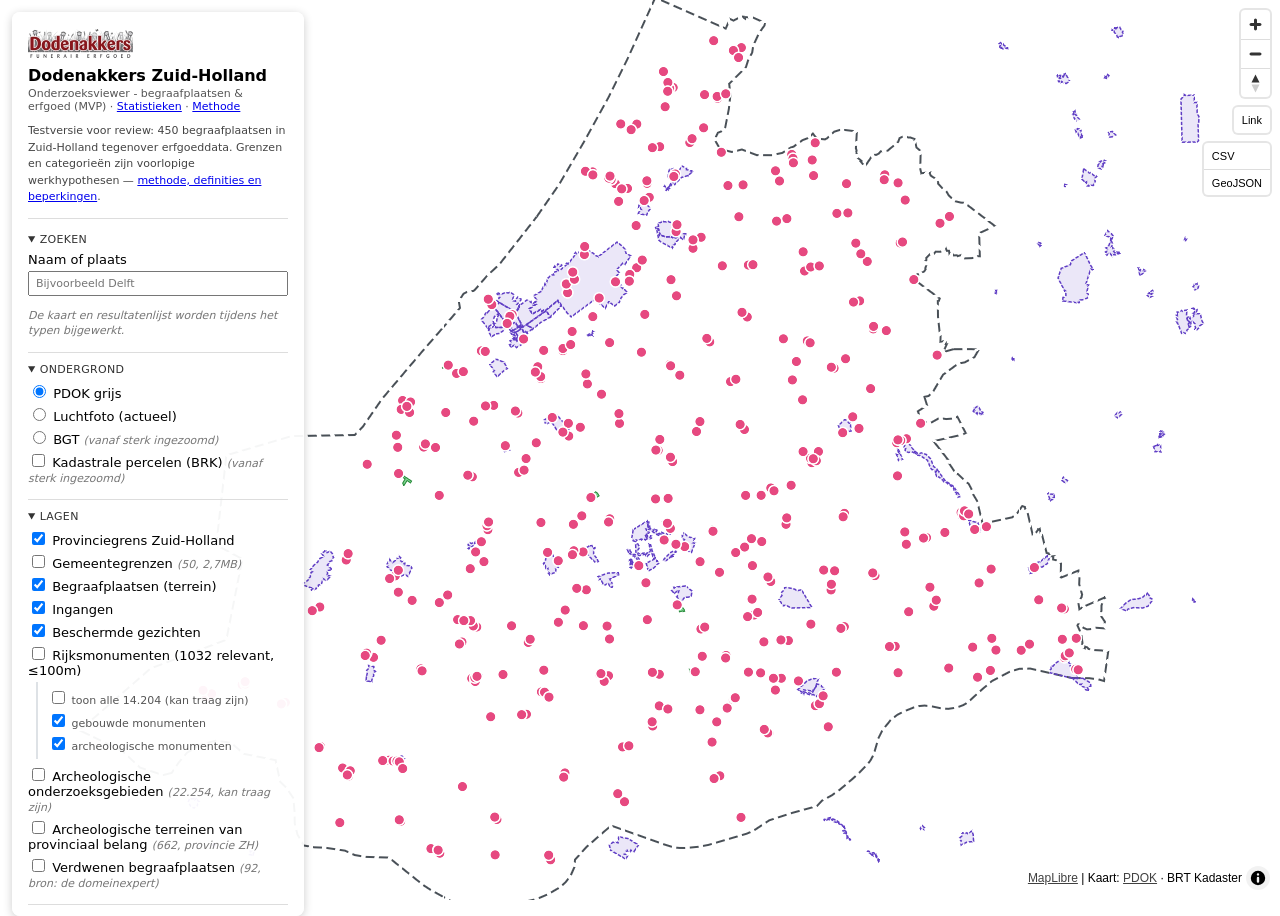
<file: src/index.html>
<!DOCTYPE html>
<html lang="nl">
<head>
  <meta charset="utf-8" />
  <title>Dodenakkers Zuid-Holland - onderzoeksviewer</title>
  <meta name="viewport" content="width=device-width, initial-scale=1" />
  <meta name="description" content="Onderzoeksviewer voor de 450 begraafplaatsen van Zuid-Holland: ligging, oppervlakte, status, datering en relatie tot beschermd erfgoed op één kaart." />
  <link rel="canonical" href="https://dodenakkers-zh.pages.dev/" />
  <meta property="og:type" content="website" />
  <meta property="og:site_name" content="Dodenakkers Zuid-Holland" />
  <meta property="og:title" content="Dodenakkers Zuid-Holland - onderzoeksviewer" />
  <meta property="og:description" content="Onderzoeksviewer voor de 450 begraafplaatsen van Zuid-Holland: ligging, oppervlakte, status, datering en relatie tot beschermd erfgoed op één kaart." />
  <meta property="og:url" content="https://dodenakkers-zh.pages.dev/" />
  <meta property="og:image" content="https://dodenakkers-zh.pages.dev/images/Dodenakkers-logo-68015ff5.webp" />
  <meta property="og:locale" content="nl_NL" />
  <meta name="twitter:card" content="summary" />
  <link rel="icon" href="../images/Dodenakkers-logo-68015ff5.webp" type="image/webp" />
  <link rel="stylesheet" href="vendor/maplibre-gl/maplibre-gl.css" />
  <link rel="stylesheet" href="style.css" />
</head>
<body>
  <a class="skip-link" href="#panel">Ga naar het bedieningspaneel</a>
  <div id="map" role="region" aria-label="Kaart van begraafplaatsen in Zuid-Holland"></div>

  <button id="panel-toggle" type="button" aria-label="Paneel sluiten" aria-expanded="true">&times;</button>

  <main id="panel" tabindex="-1">
    <div class="brand">
      <img src="../images/Dodenakkers-logo-68015ff5.webp" alt="Dodenakkers" class="logo" />
    </div>
    <h1>Dodenakkers Zuid-Holland</h1>
    <p class="subtitle">Onderzoeksviewer - begraafplaatsen &amp; erfgoed (MVP) &middot; <a href="statistieken.html">Statistieken</a> &middot; <a href="methode.html">Methode</a></p>
    <p class="intro">
      Testversie voor review: 450 begraafplaatsen in Zuid-Holland tegenover erfgoeddata.
      Grenzen en categorieën zijn voorlopige werkhypothesen &mdash;
      <a href="methode.html">methode, definities en beperkingen</a>.
    </p>

    <details class="panel-section" open>
      <summary>Zoeken</summary>
      <label for="search-naam-plaats">Naam of plaats</label>
      <input type="search" id="search-naam-plaats" placeholder="Bijvoorbeeld Delft" aria-describedby="search-help search-count" />
      <p class="hint" id="search-help">De kaart en resultatenlijst worden tijdens het typen bijgewerkt.</p>
      <p class="hint" id="search-count" aria-live="polite" aria-atomic="true"></p>
    </details>

    <details class="panel-section" open>
      <summary>Ondergrond</summary>
      <label><input type="radio" name="basemap" value="grijs" checked /> PDOK grijs</label>
      <label><input type="radio" name="basemap" value="luchtfoto" /> Luchtfoto (actueel)</label>
      <label><input type="radio" name="basemap" value="bgt" /> BGT <span class="hint">(vanaf sterk ingezoomd)</span></label>
      <label><input type="checkbox" id="toggle-brk-percelen" /> Kadastrale percelen (BRK) <span class="hint">(vanaf sterk ingezoomd)</span></label>
    </details>

    <details class="panel-section" open>
      <summary>Lagen</summary>
      <label><input type="checkbox" id="toggle-provinciegrens" checked /> Provinciegrens Zuid-Holland</label>
      <label><input type="checkbox" id="toggle-gemeentegrenzen" /> Gemeentegrenzen <span class="hint">(50, 2,7MB)</span></label>
      <label><input type="checkbox" id="toggle-terrein" checked /> Begraafplaatsen (terrein)</label>
      <label><input type="checkbox" id="toggle-ingangen" checked /> Ingangen</label>
      <label><input type="checkbox" id="toggle-gezichten" checked /> Beschermde gezichten</label>
      <label><input type="checkbox" id="toggle-monumenten" /> Rijksmonumenten <span id="monumenten-count">(relevant)</span></label>
      <div class="sub-group">
        <label class="sub"><input type="checkbox" id="toggle-monumenten-alle" /> toon alle 14.204 (kan traag zijn)</label>
        <label class="sub"><input type="checkbox" id="toggle-monumenten-gebouwd" checked /> gebouwde monumenten</label>
        <label class="sub"><input type="checkbox" id="toggle-monumenten-archeologisch" checked /> archeologische monumenten</label>
      </div>
      <label><input type="checkbox" id="toggle-onderzoeksgebieden" /> Archeologische onderzoeksgebieden <span class="hint">(22.254, kan traag zijn)</span></label>
      <label><input type="checkbox" id="toggle-chs-archeologie" /> Archeologische terreinen van provinciaal belang <span class="hint">(662, provincie ZH)</span></label>
      <label><input type="checkbox" id="toggle-verdwenen" /> Verdwenen begraafplaatsen <span class="hint">(92, bron: de domeinexpert)</span></label>
    </details>

    <details class="panel-section" open>
      <summary>Filters</summary>
      <p class="filter-summary" id="filter-summary" aria-live="polite" aria-atomic="true"></p>
      <button type="button" id="filter-reset">Wis filters</button>

      <h2 class="filter-group-heading">Status <span class="hint">(meerdere aanvinken toont ze samen)</span></h2>
      <label><input type="checkbox" id="filter-niet-geruimd" /> Niet-geruimd <span class="count" id="count-filter-niet-geruimd"></span></label>
      <label><input type="checkbox" id="filter-geruimd" /> Geruimd <span class="count" id="count-filter-geruimd"></span></label>

      <h2 class="filter-group-heading">Gemeentelijk monument <span class="hint">(volgens de Excel; meerdere aanvinken toont ze samen)</span></h2>
      <label><input type="checkbox" id="filter-gemeentelijk-ja" /> Gemeentelijk beschermd <span class="count" id="count-filter-gemeentelijk-ja"></span></label>
      <label><input type="checkbox" id="filter-gemeentelijk-nee" /> Niet gemeentelijk beschermd <span class="count" id="count-filter-gemeentelijk-nee"></span></label>

      <h2 class="filter-group-heading">Erfgoedrelatie <span class="hint">(meerdere aanvinken versmalt de selectie)</span></h2>
      <label><input type="checkbox" id="filter-gezicht" /> Binnen/overlapt beschermd gezicht <span class="count" id="count-filter-gezicht"></span></label>
      <label><input type="checkbox" id="filter-archeologie" /> Overlapt archeologisch rijksmonument <span class="count" id="count-filter-archeologie"></span></label>
      <label><input type="checkbox" id="filter-rijksmonument" /> Rijksmonument op/nabij terrein <span class="count" id="count-filter-rijksmonument"></span></label>
      <div class="threshold-row">
        <input type="range" id="rm-threshold" min="0" max="2" step="1" value="2" aria-label="Drempelafstand rijksmonument-filter" />
        <span id="rm-threshold-label">&le;100m</span>
      </div>

      <h2 class="filter-group-heading">Datering <span class="hint">(meerdere aanklikken toont ze samen)</span></h2>
      <p class="hint">Jaartal/periode uit een aparte bron van de domeinexpert, gekoppeld op het dichtstbijzijnde adres (zie <a href="methode.html">methode</a>). 1829: vanaf dat jaar was begraven in en rond de kerk in steden wettelijk verboden, een keerpunt zichtbaar in de eerste twee balken.</p>
      <div id="datering-filter"></div>
      <p class="hint" id="datering-filter-summary"></p>
      <p class="hint threshold-hint">"Annex (grenst aan)" betekent grenscontact, ongeacht deze drempel &mdash; de drempel bepaalt alleen tot hoever losstaande (niet-rakende) monumenten worden meegeteld.</p>
    </details>

    <details class="panel-section">
      <summary>Rijksmonument: oorspr. functie</summary>
      <label for="functie-search">Zoek oorspronkelijke functie</label>
      <input type="search" id="functie-search" placeholder="Bijvoorbeeld kerk of hek" />
      <label for="functie-select">Oorspronkelijke functies</label>
      <select id="functie-select" multiple size="8" aria-describedby="functie-help"></select>
      <p class="hint" id="functie-help">Je kunt meer opties kiezen met Ctrl of Command.</p>
      <button type="button" id="functie-clear">Wis selectie</button>
    </details>

    <details class="panel-section" id="toegankelijke-resultaten">
      <summary>Resultatenlijst</summary>
      <p class="hint">Toetsenbordalternatief voor de objecten op de kaart. De lijst volgt jouw zoekopdracht en filters.</p>
      <ol id="resultatenlijst"></ol>
    </details>

    <details class="panel-section">
      <summary>Legenda</summary>
      <div class="legend-item" data-layer="toggle-provinciegrens"><span class="swatch outline swatch-provincie"></span> Provinciegrens Zuid-Holland</div>
      <div class="legend-item" data-layer="toggle-gemeentegrenzen"><span class="swatch outline swatch-gemeente"></span> Gemeentegrenzen</div>
      <div class="legend-item" data-layer="toggle-terrein"><span class="swatch swatch-niet-geruimd"></span> Niet-geruimd</div>
      <div class="legend-item" data-layer="toggle-terrein"><span class="swatch swatch-geruimd"></span> Geruimd</div>
      <div class="legend-item" data-layer="toggle-ingangen"><span class="swatch dot swatch-ingang"></span> Ingang</div>
      <div class="legend-item" data-layer="toggle-gezichten"><span class="swatch outline swatch-gezicht"></span> Beschermd gezicht</div>
      <div class="legend-item" data-layer="toggle-monumenten-gebouwd" data-parent="toggle-monumenten"><span class="swatch dot swatch-monument-gebouwd"></span> Rijksmonument (gebouwd, punt)</div>
      <div class="legend-item" data-layer="toggle-monumenten-archeologisch" data-parent="toggle-monumenten"><span class="swatch swatch-monument-archeologisch"></span> Rijksmonument (archeologisch, vlak/punt)</div>
      <div class="legend-item" data-layer="toggle-onderzoeksgebieden"><span class="swatch swatch-onderzoeksgebied"></span> Archeologisch onderzoeksgebied</div>
      <div class="legend-item" data-layer="toggle-chs-archeologie"><span class="swatch swatch-chs"></span> Archeologisch terrein van provinciaal belang</div>
      <div class="legend-item" data-layer="toggle-verdwenen"><span class="swatch dot swatch-verdwenen"></span> Verdwenen begraafplaats</div>
      <p class="hint">Vervaagde items staan uit &mdash; vink de bijbehorende laag aan onder "Lagen" om ze te tonen.</p>
      <p class="hint">BGT en kadastrale percelen (BRK) tonen pas beeld vanaf sterk ingezoomd (straat-/pandniveau) &mdash; op provincie- of stadsschaal geeft PDOK daar bewust een lege tegel voor terug, geen storing.</p>
    </details>

    <p id="status" role="status" aria-live="polite" aria-atomic="true">Data laden…</p>
  </main>

  <script src="vendor/maplibre-gl/maplibre-gl.js"></script>
  <script src="app.js"></script>
</body>
</html>
</file>
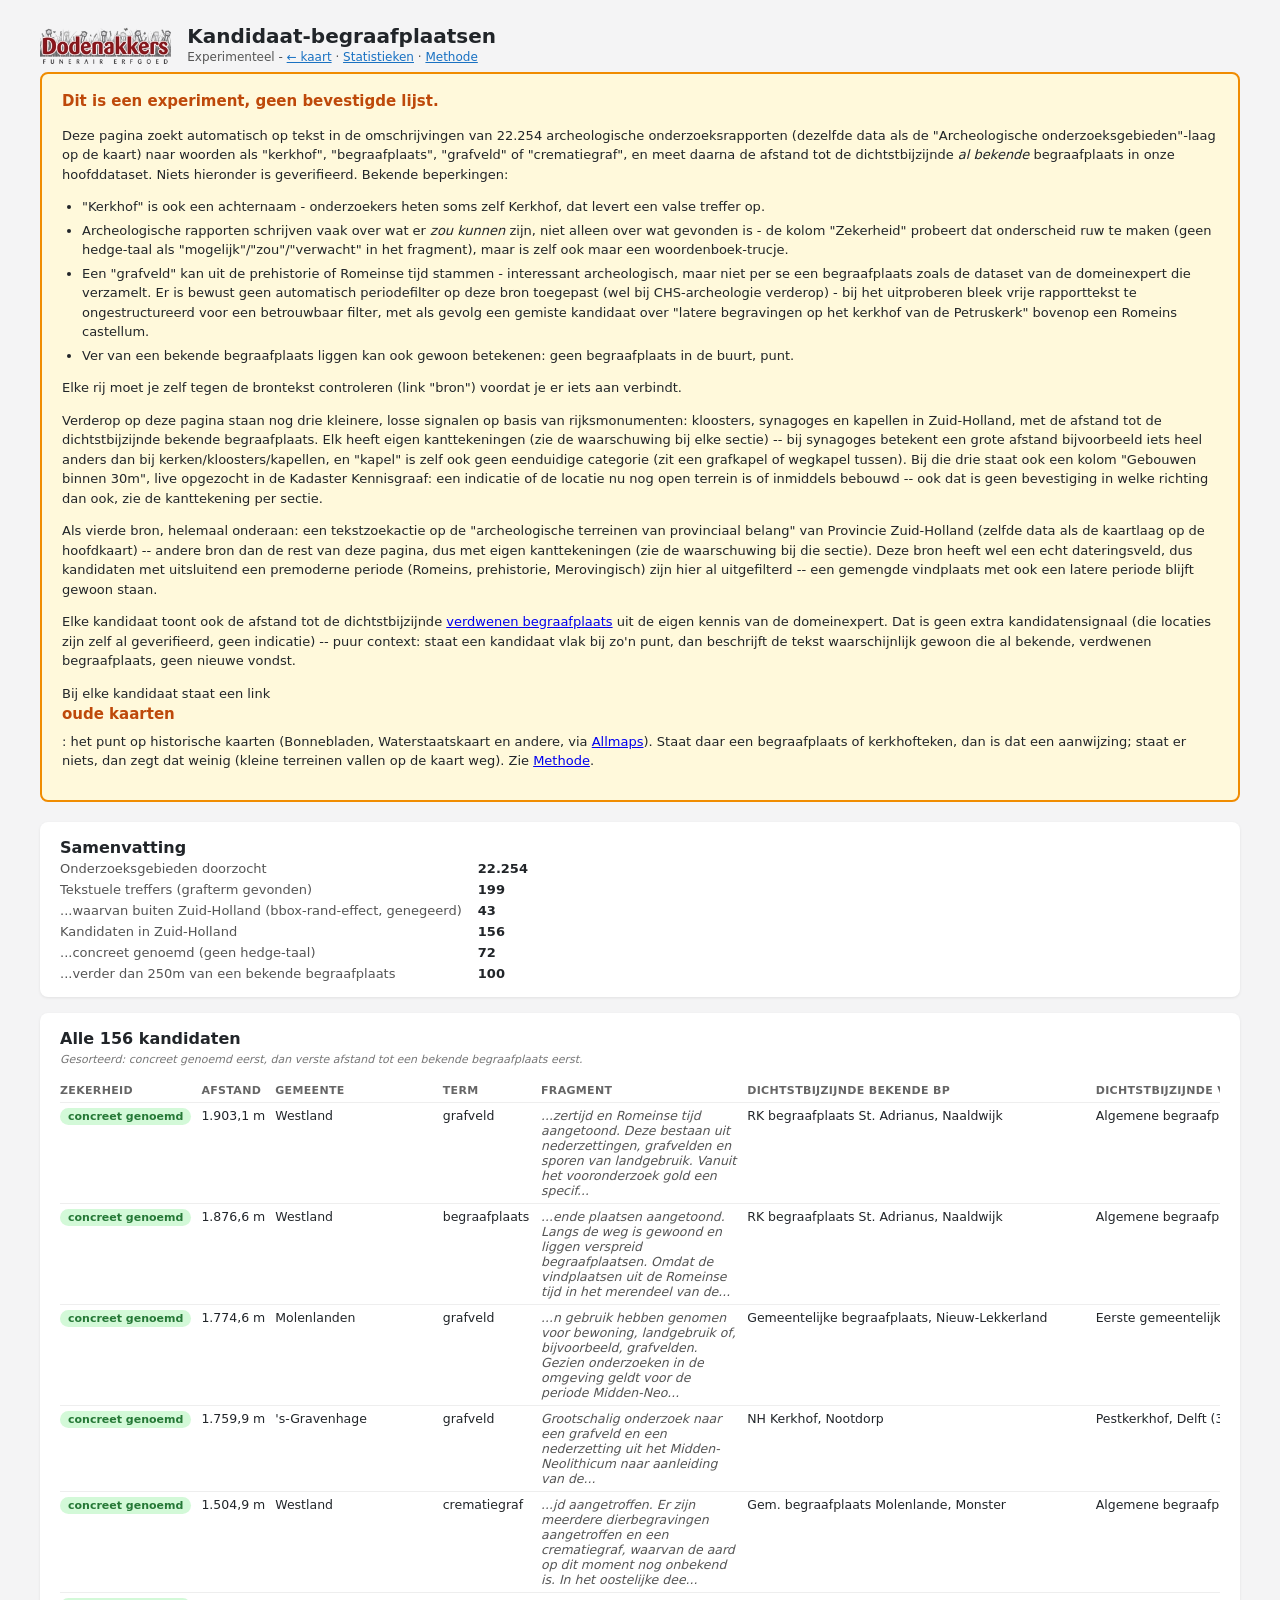
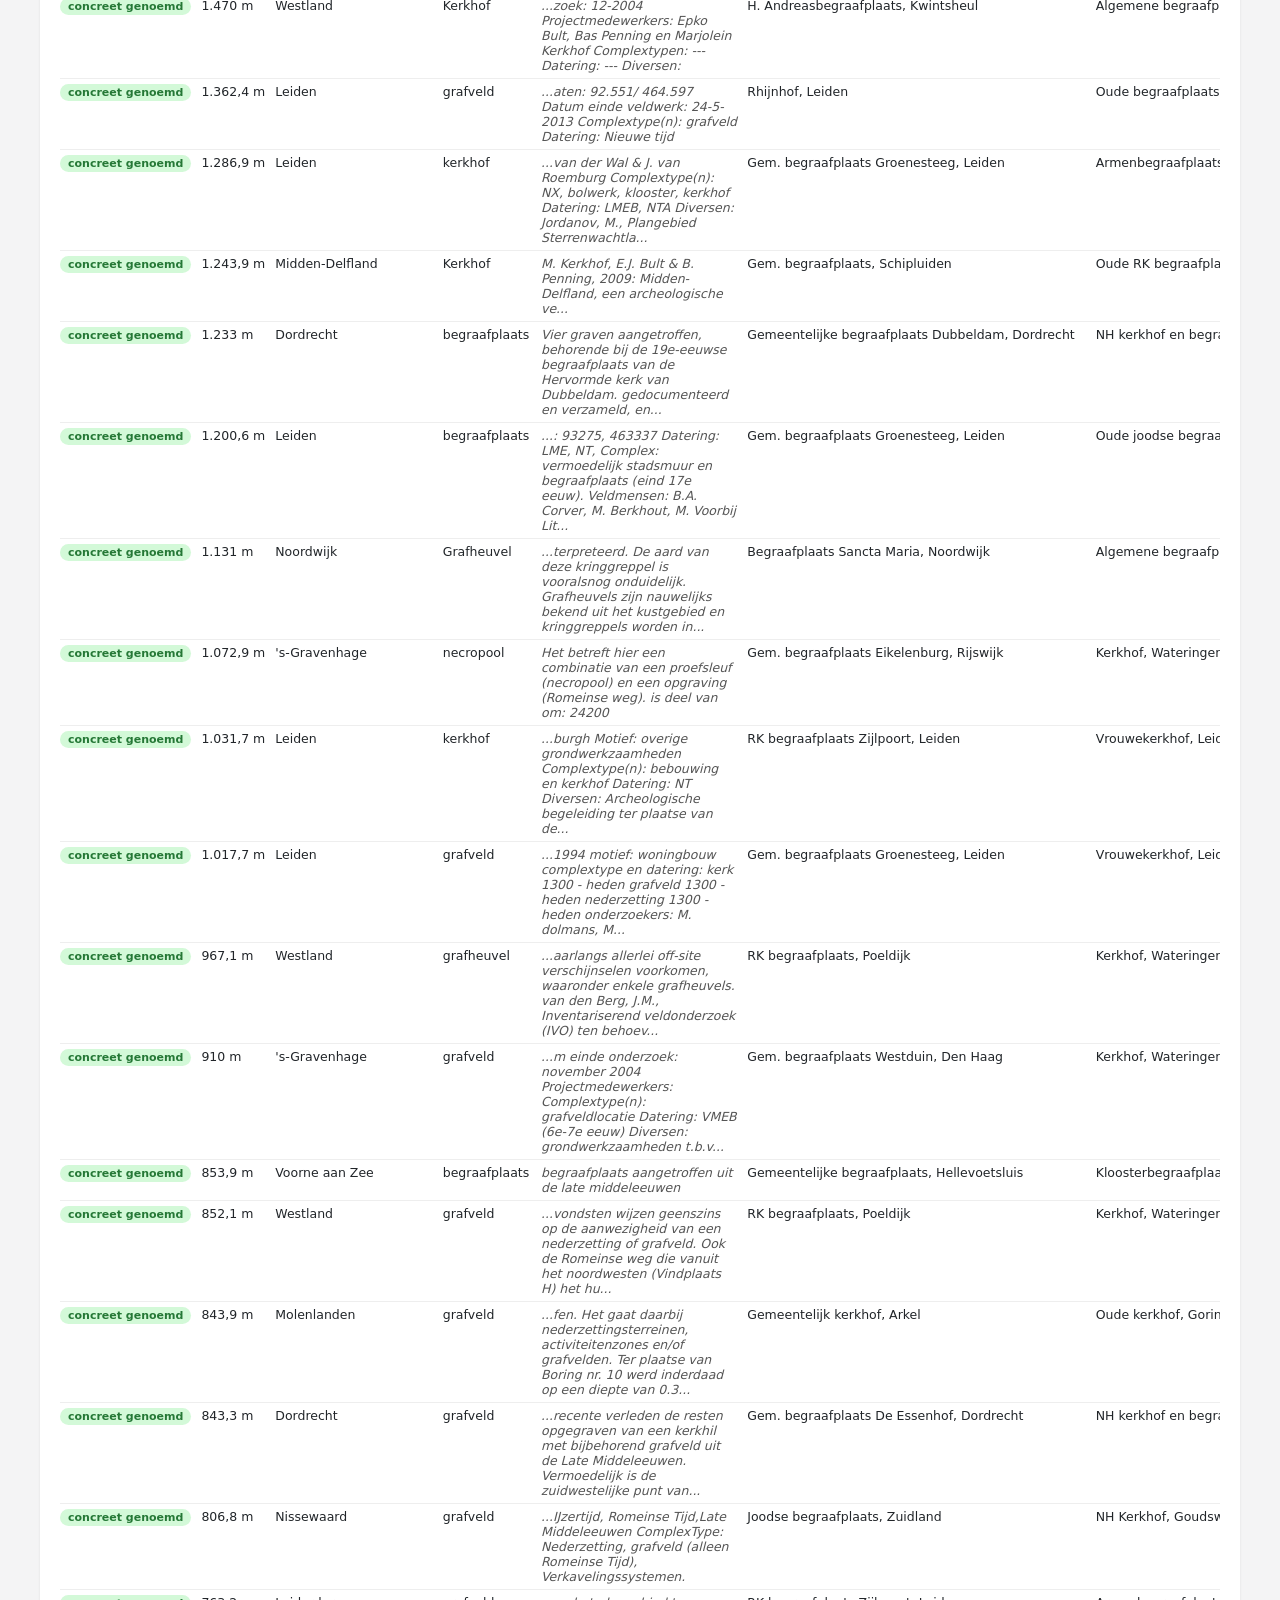
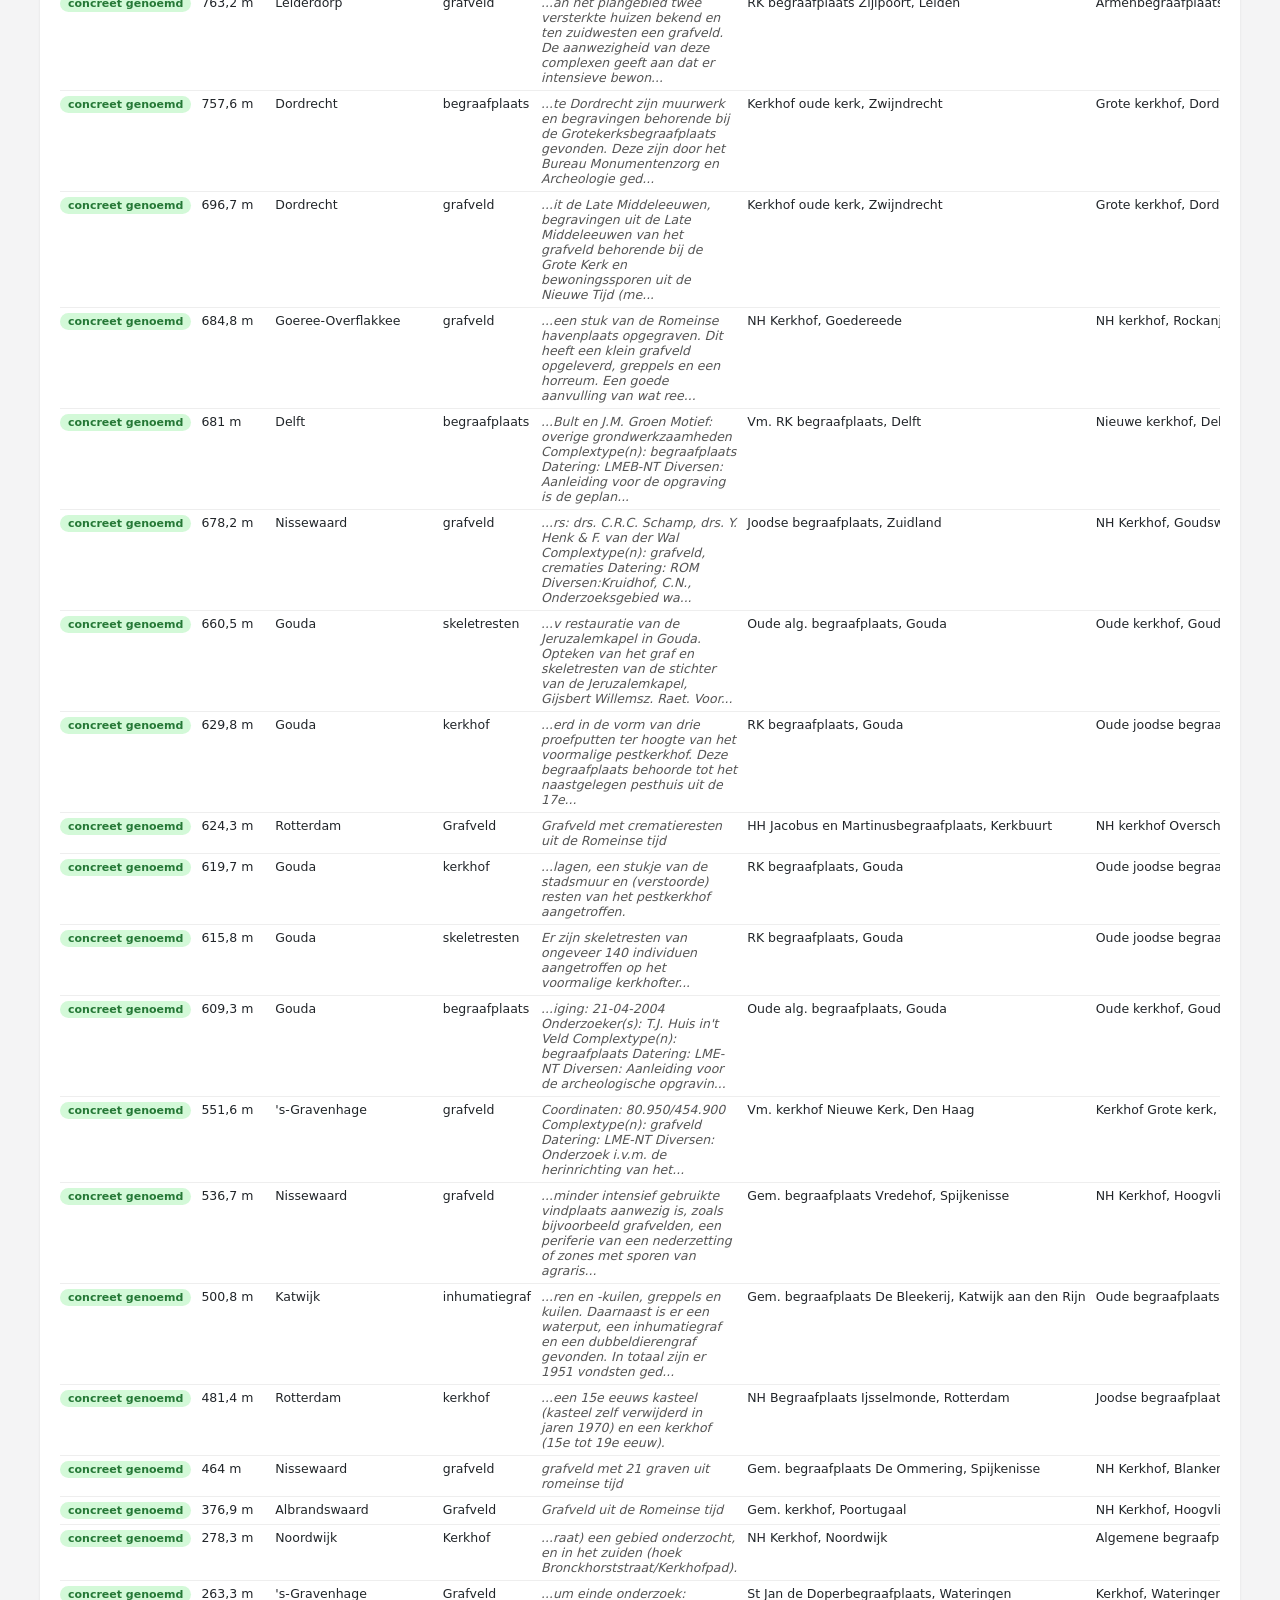
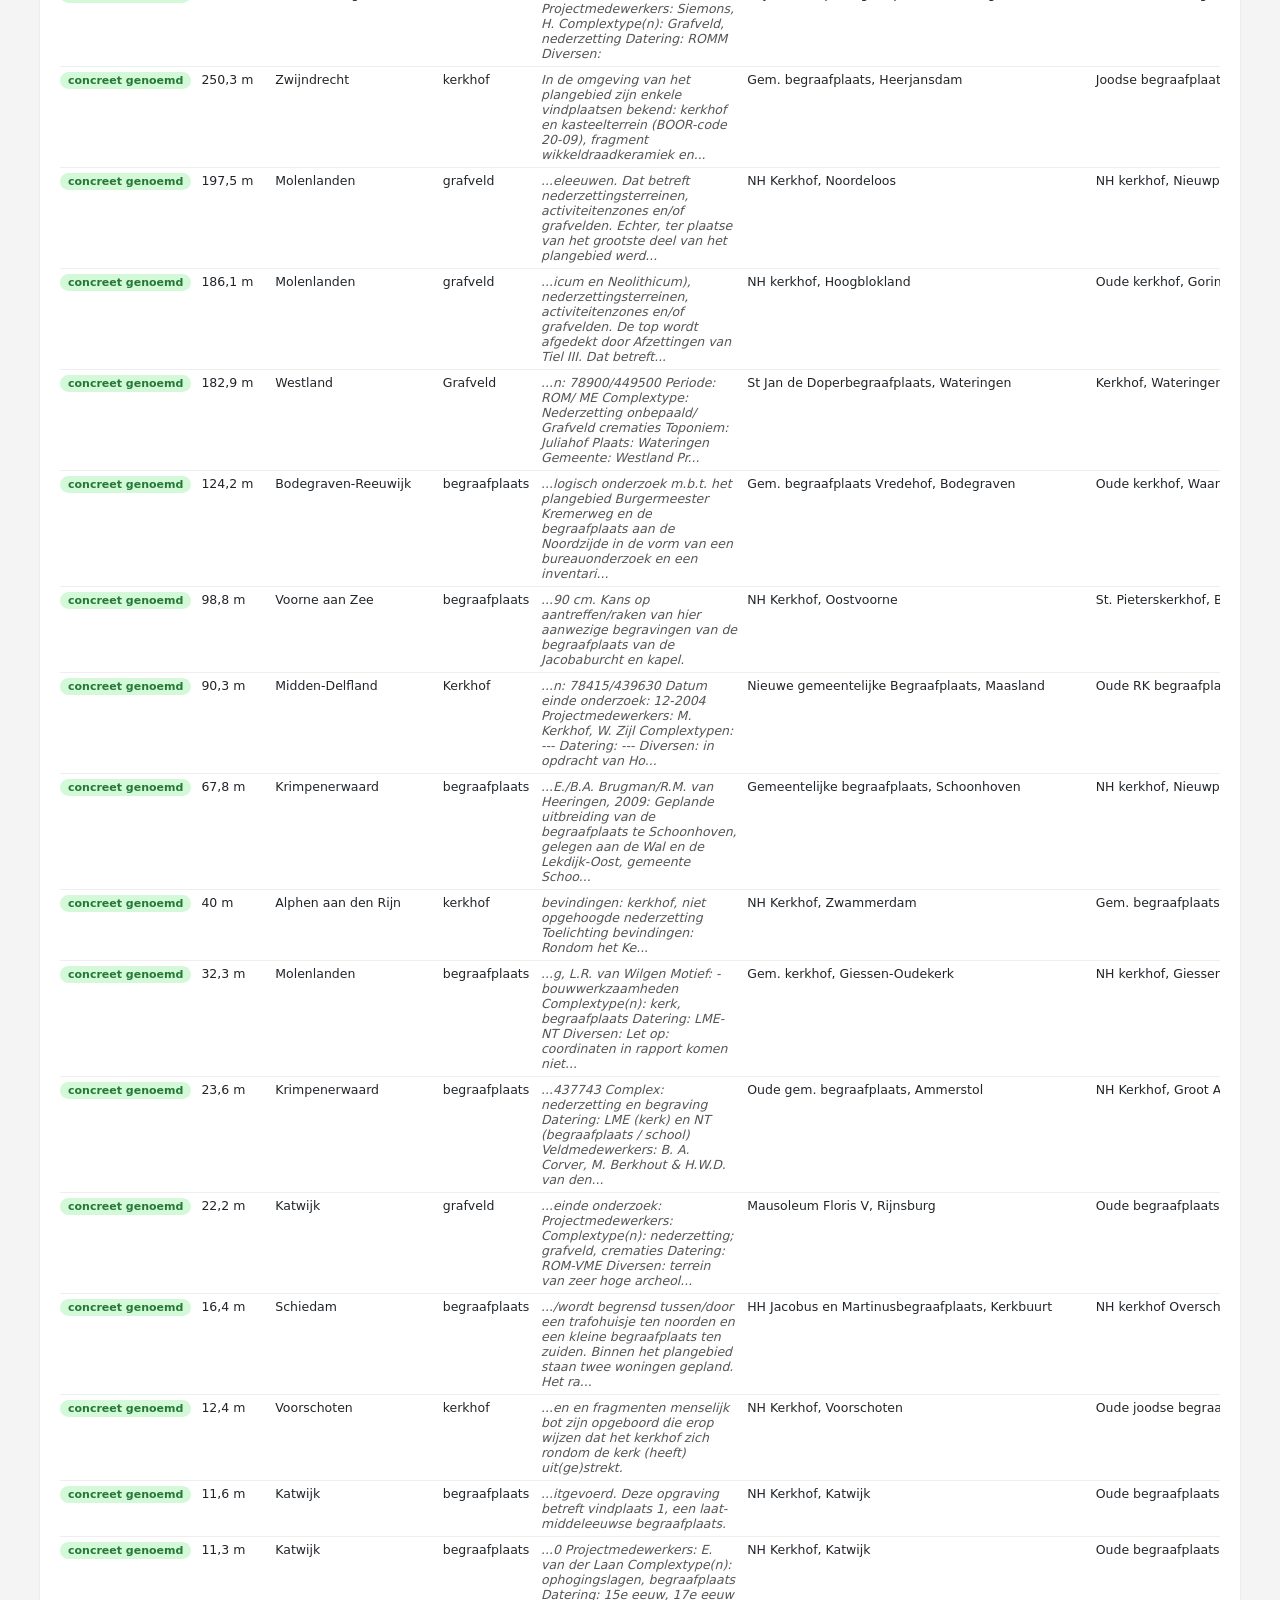
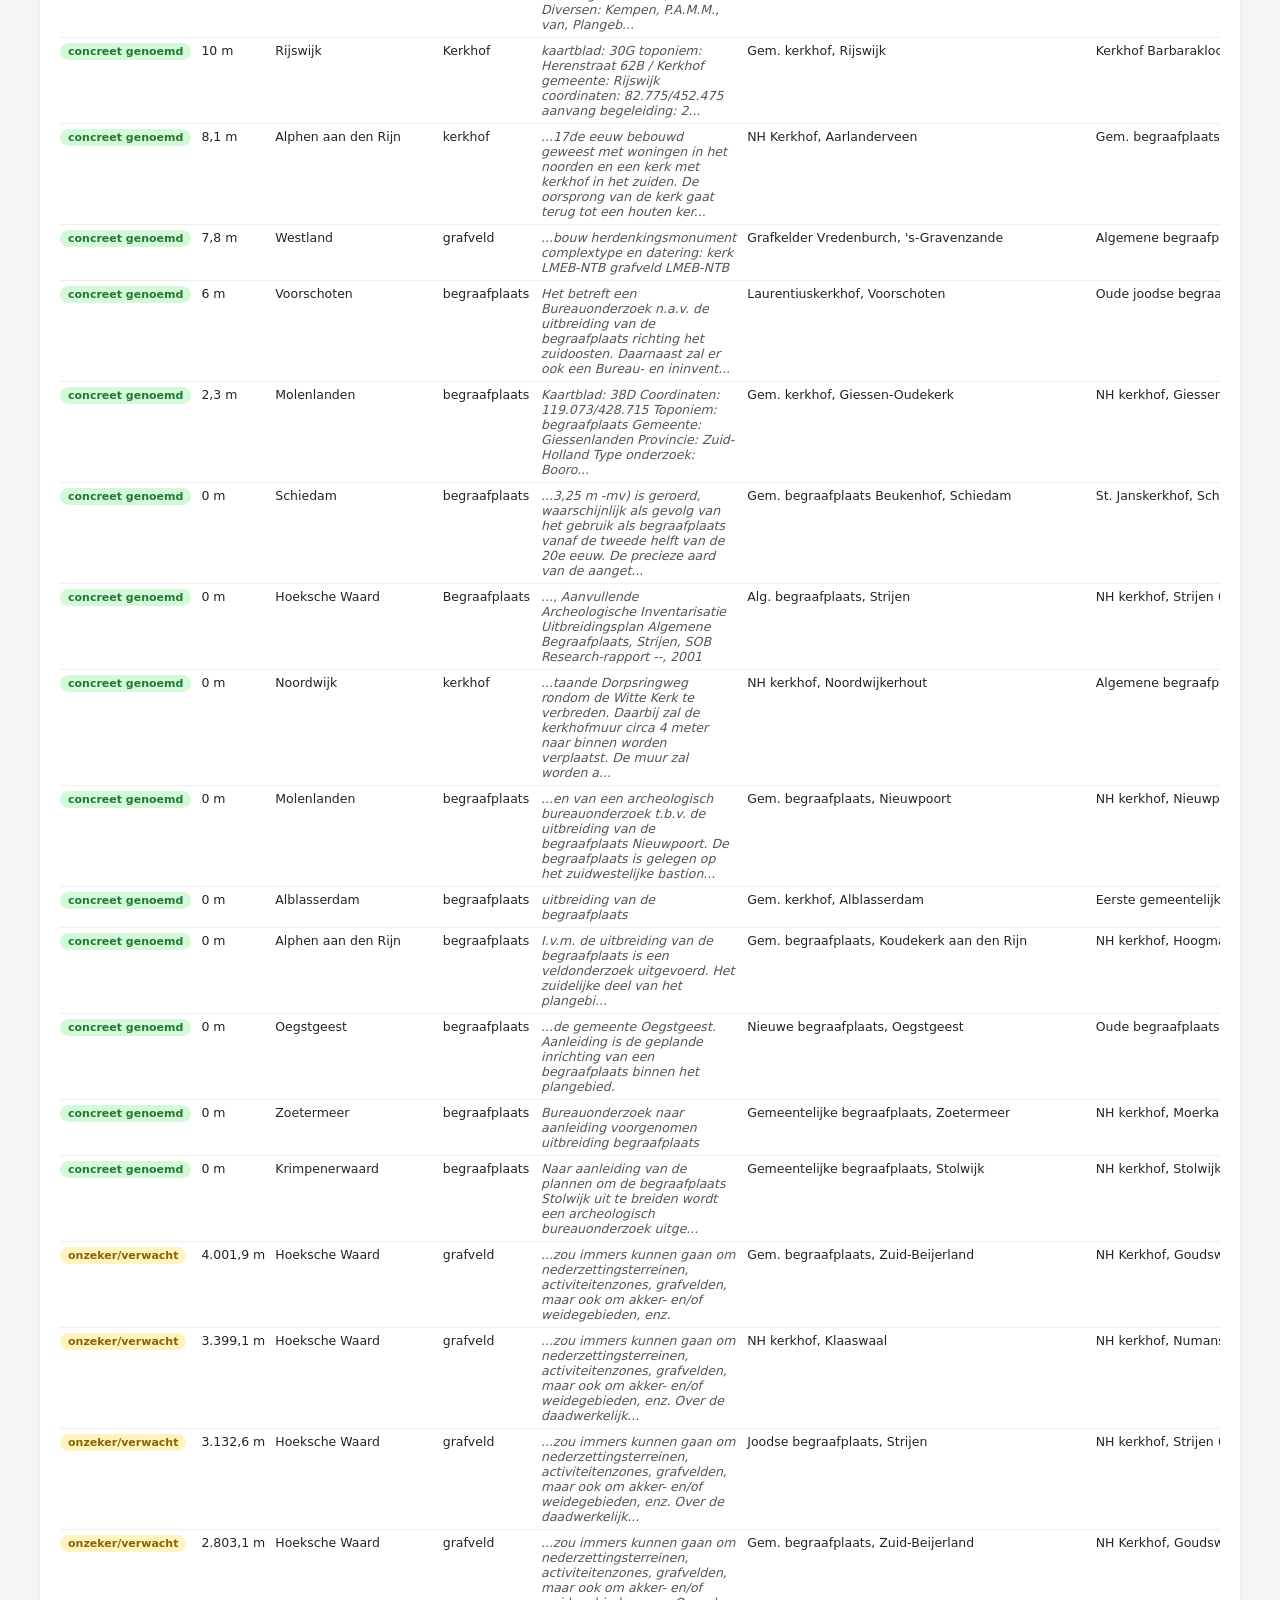
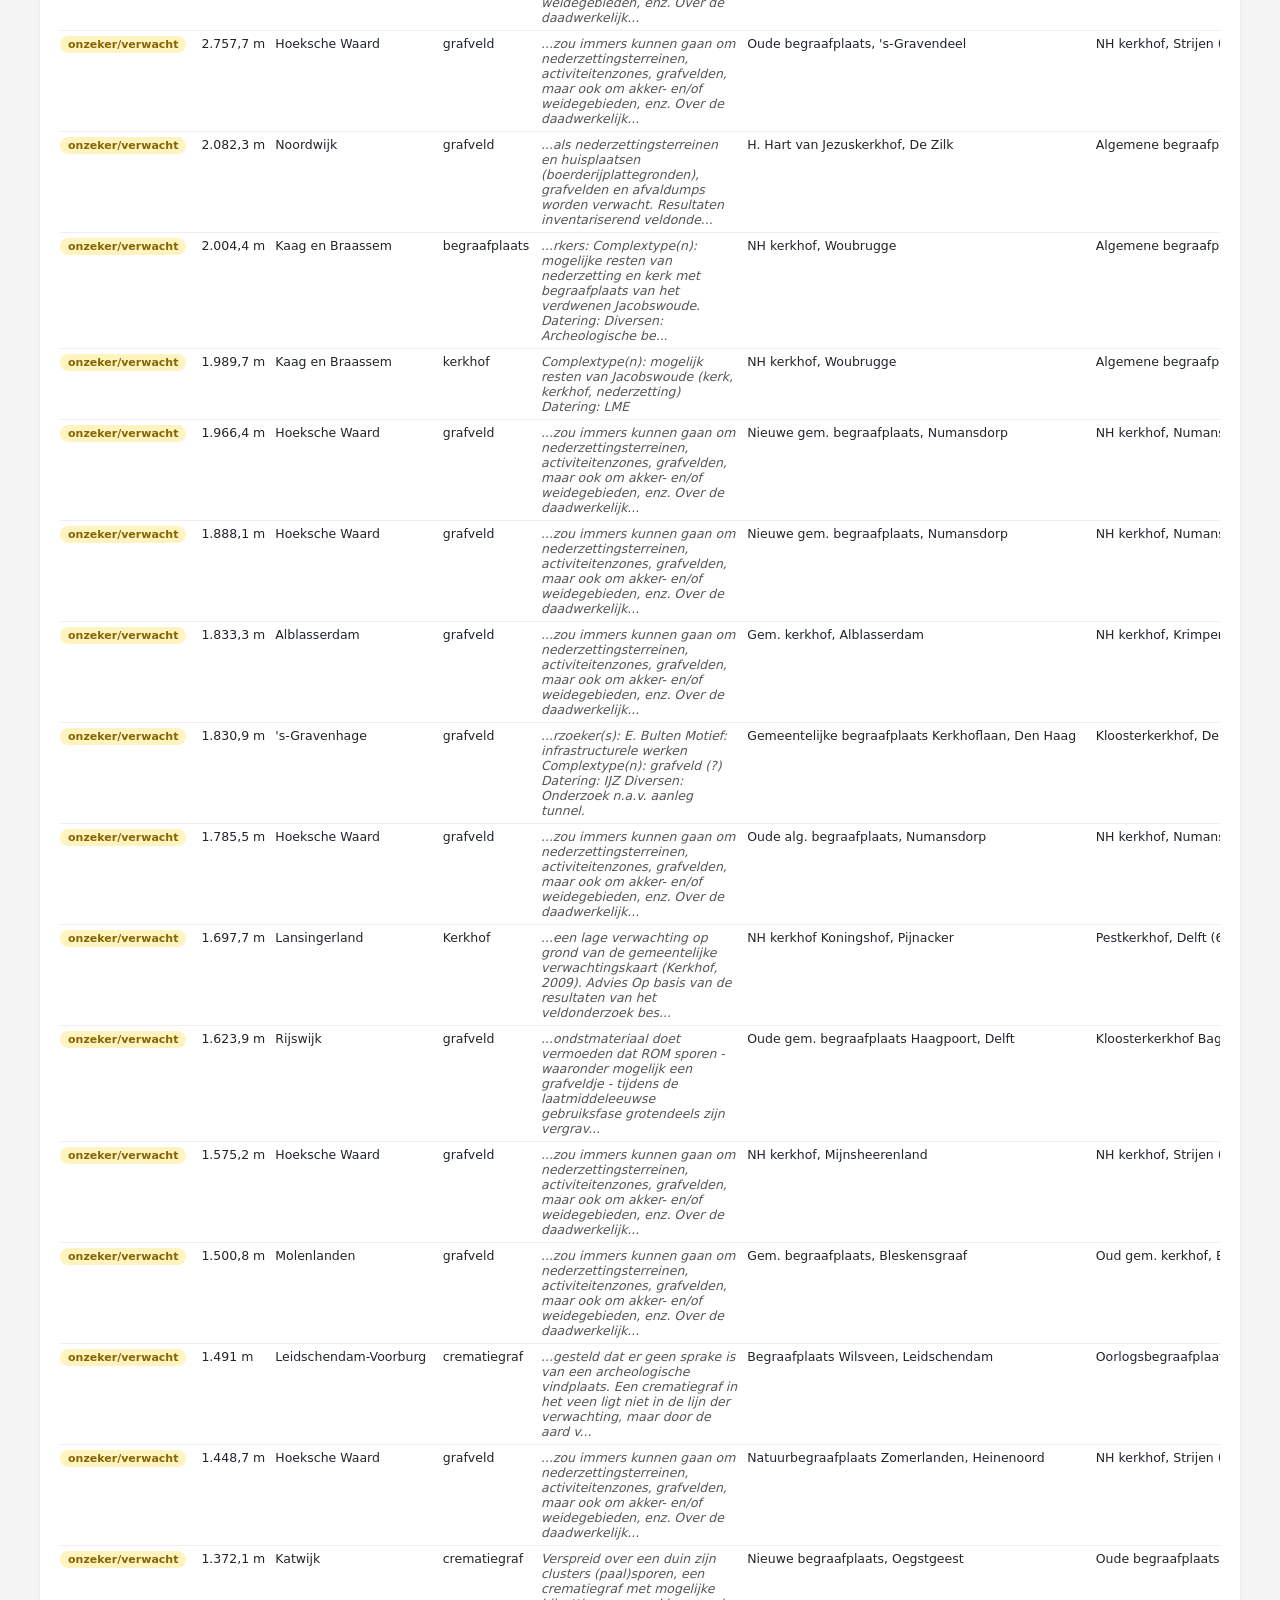
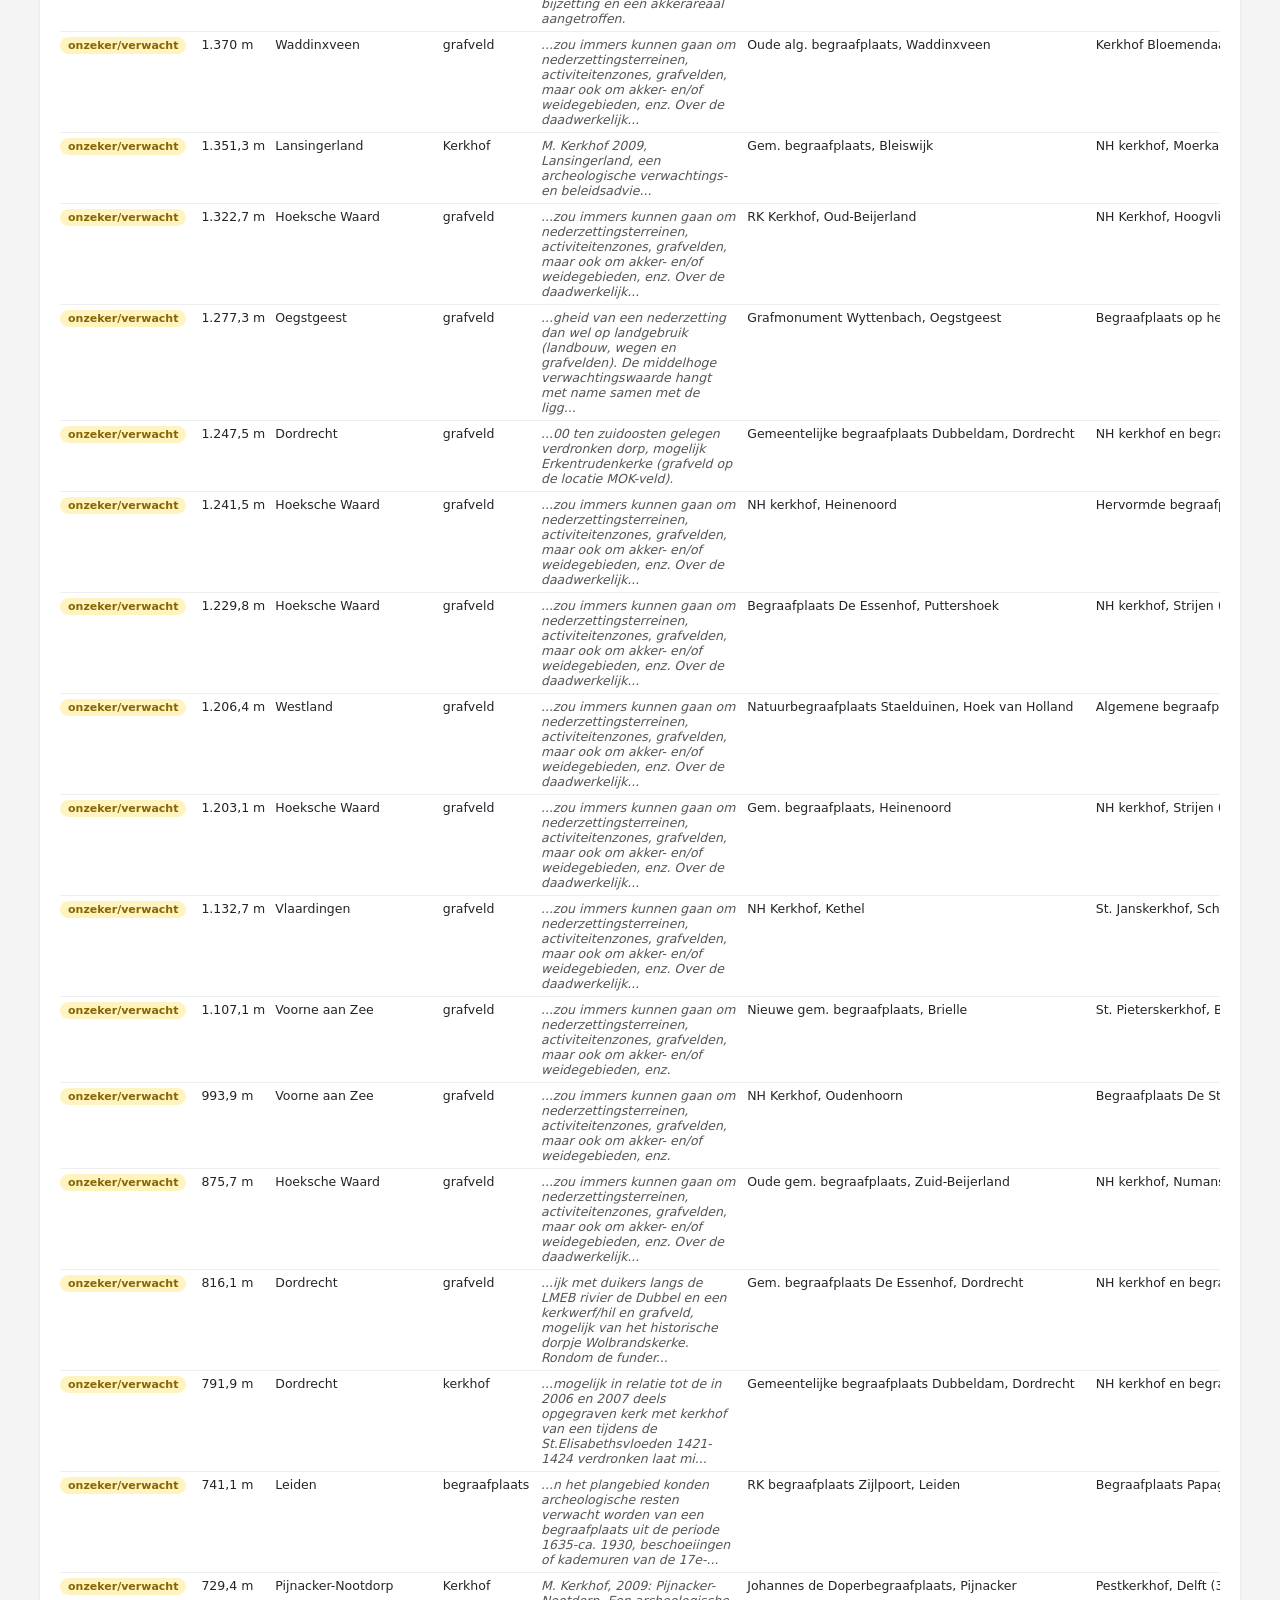
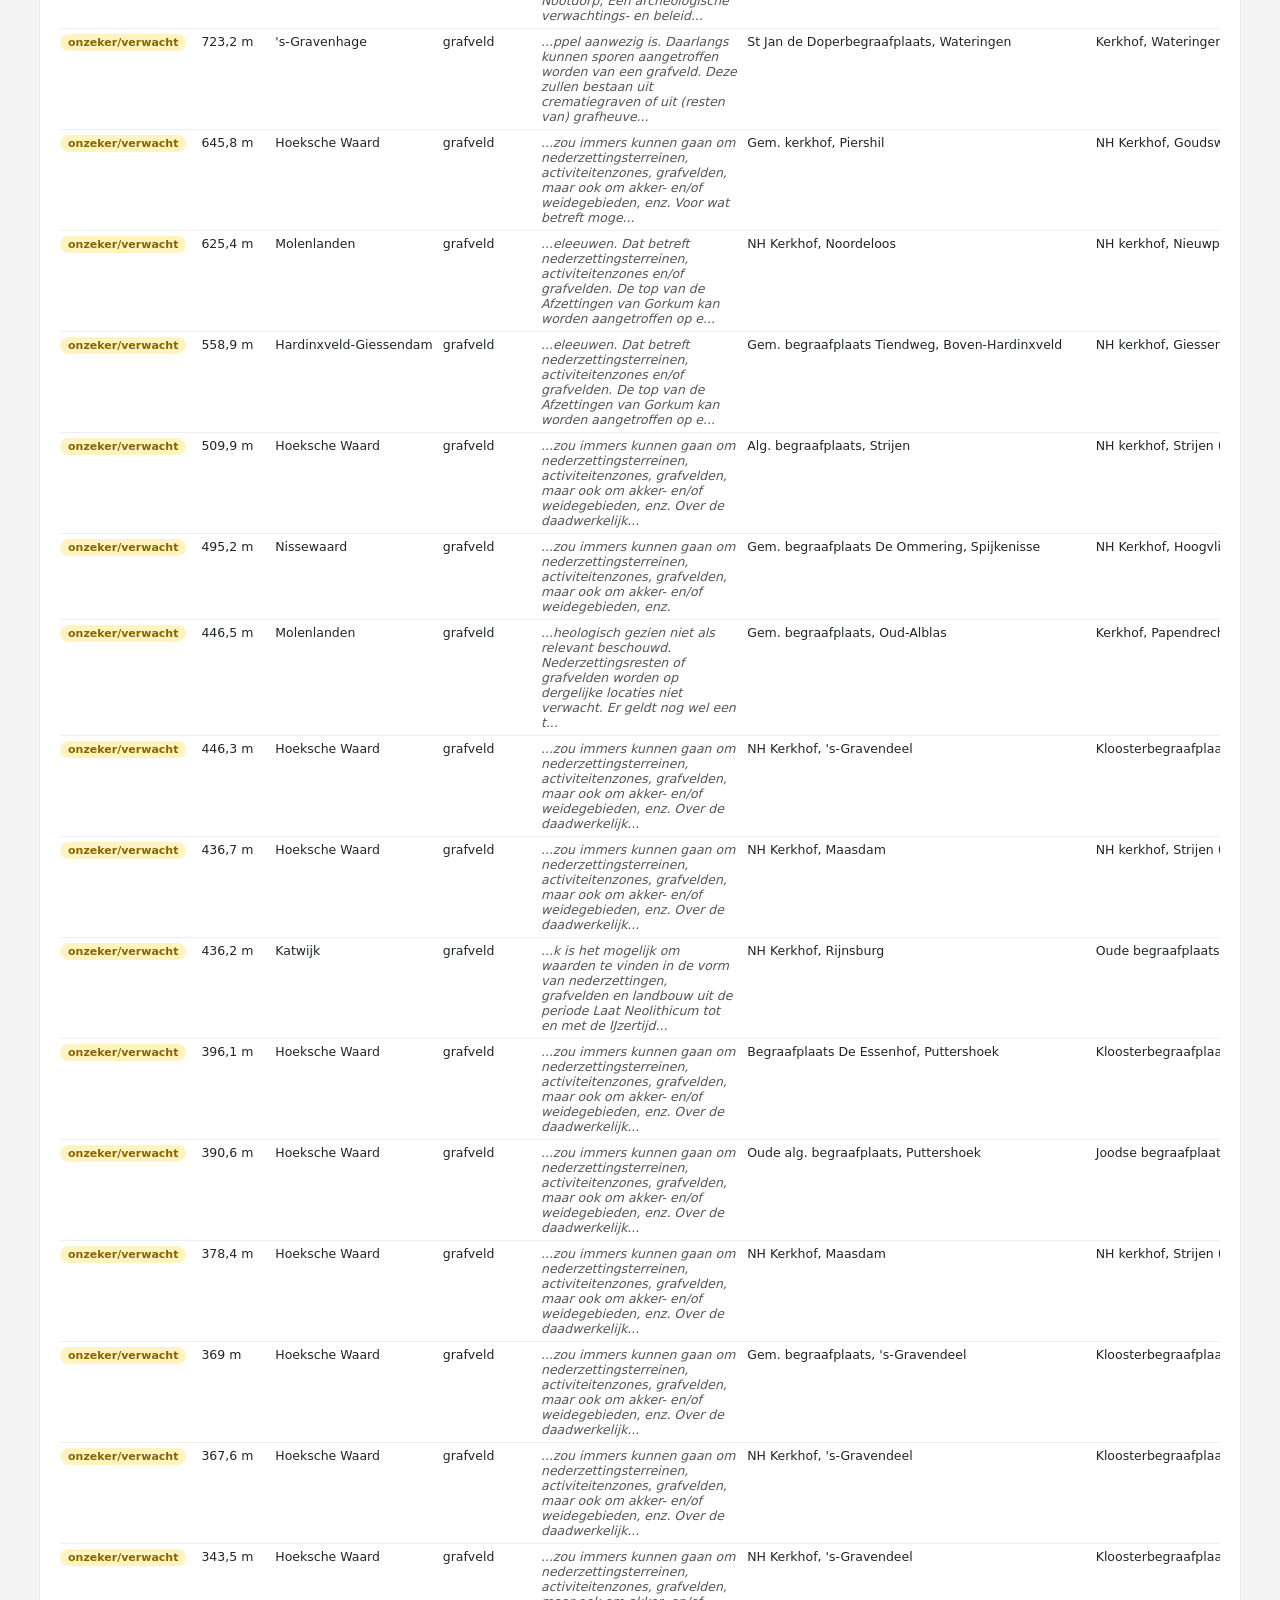
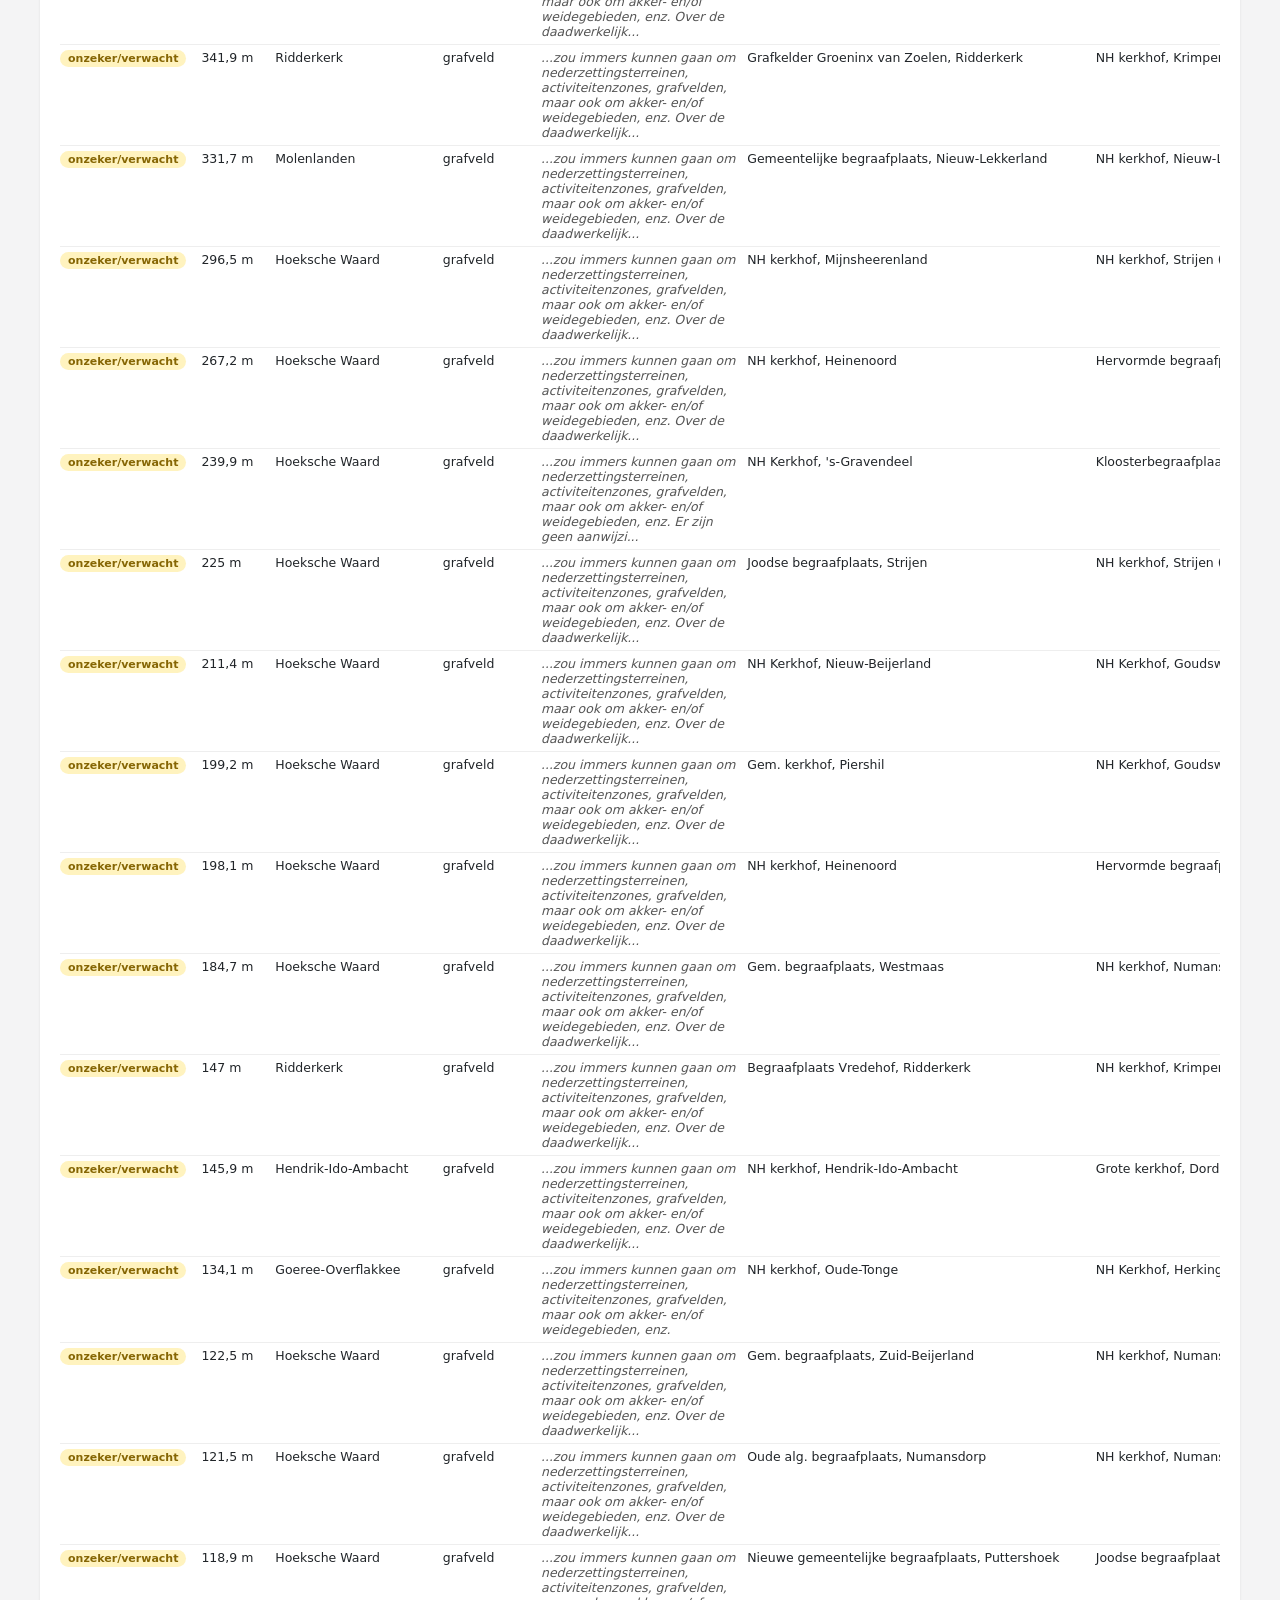
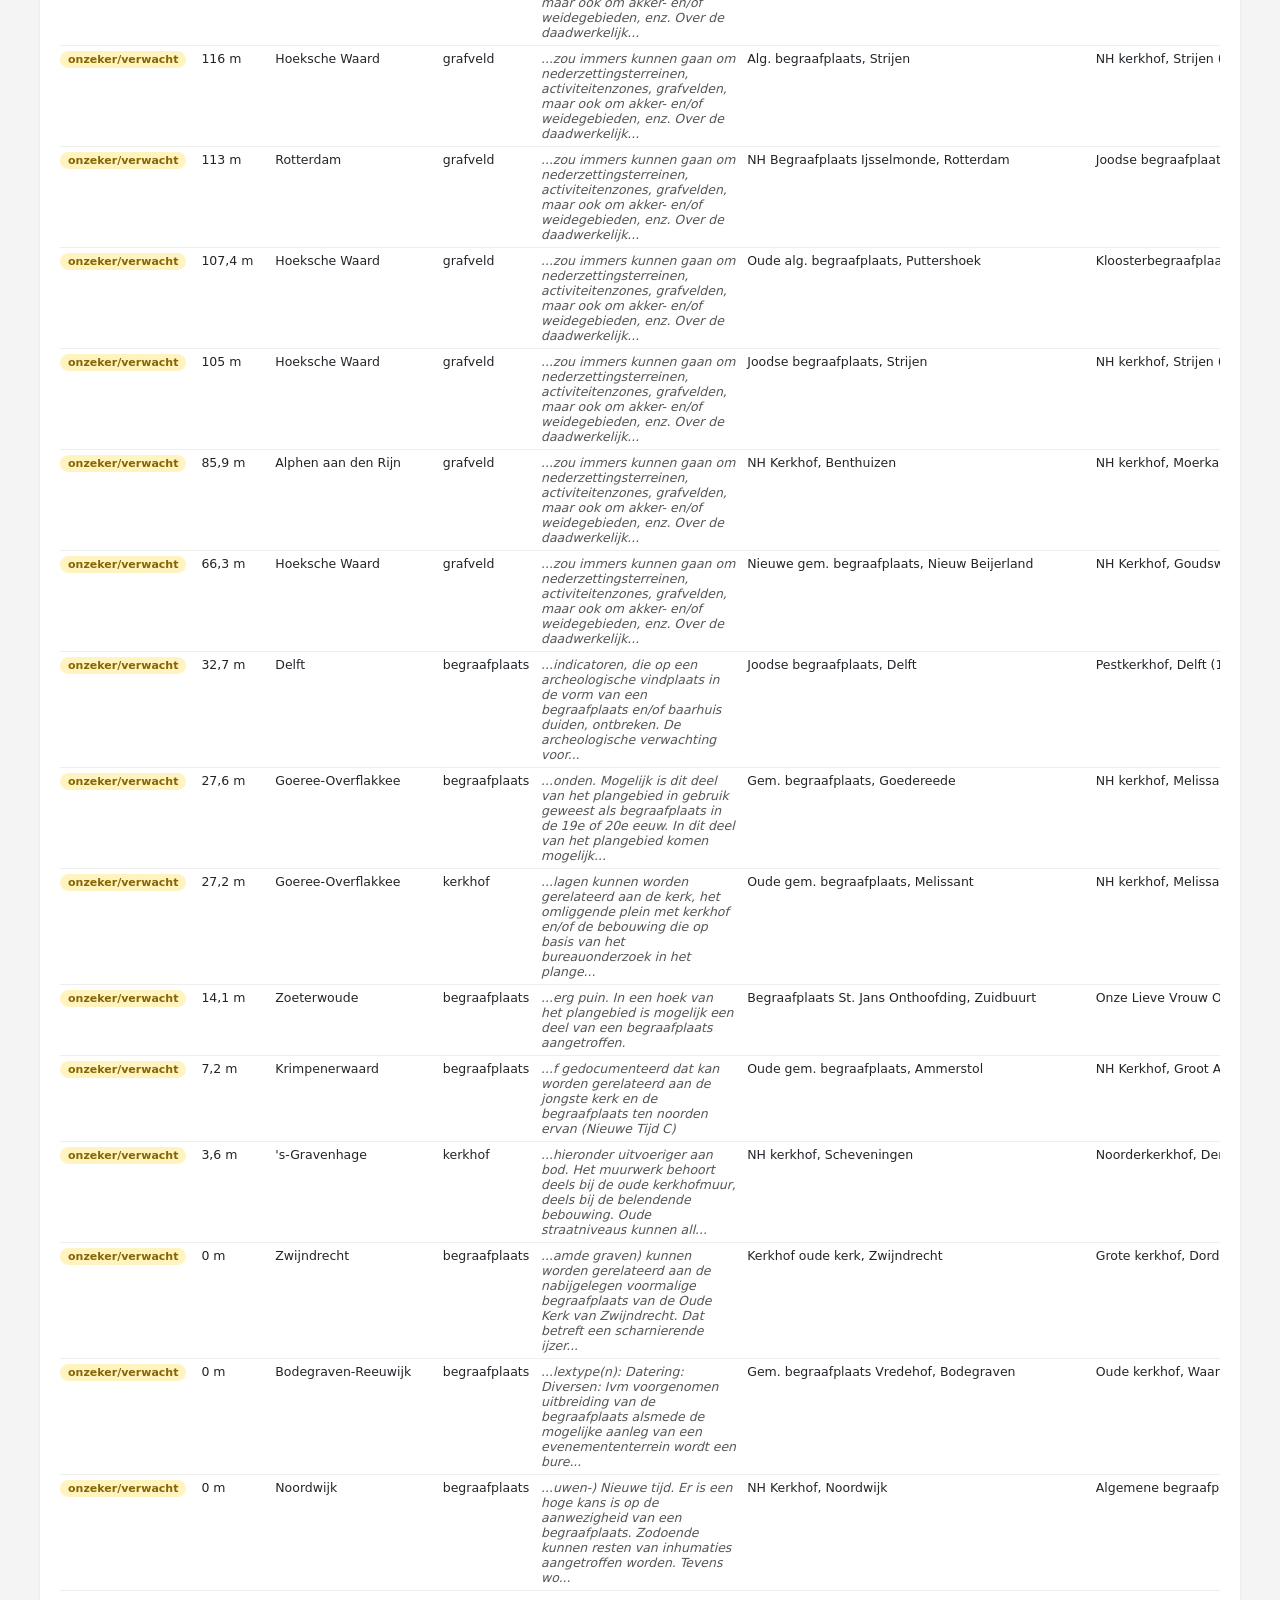
<file: src/kandidaten.html>
<!DOCTYPE html>
<html lang="nl">
<head>
  <meta charset="utf-8" />
  <title>Kandidaat-begraafplaatsen (experimenteel) - Dodenakkers Zuid-Holland</title>
  <meta name="viewport" content="width=device-width, initial-scale=1" />
  <meta name="description" content="Experimentele kandidatenlijst van mogelijk onbekende begraafplaatsen in Zuid-Holland, opgespoord in archeologische en erfgoeddata." />
  <link rel="canonical" href="https://dodenakkers-zh.pages.dev/kandidaten.html" />
  <meta property="og:type" content="website" />
  <meta property="og:site_name" content="Dodenakkers Zuid-Holland" />
  <meta property="og:title" content="Kandidaat-begraafplaatsen (experimenteel) - Dodenakkers Zuid-Holland" />
  <meta property="og:description" content="Experimentele kandidatenlijst van mogelijk onbekende begraafplaatsen in Zuid-Holland, opgespoord in archeologische en erfgoeddata." />
  <meta property="og:url" content="https://dodenakkers-zh.pages.dev/kandidaten.html" />
  <meta property="og:image" content="https://dodenakkers-zh.pages.dev/images/Dodenakkers-logo-68015ff5.webp" />
  <meta property="og:locale" content="nl_NL" />
  <meta name="twitter:card" content="summary" />
  <link rel="icon" href="../images/Dodenakkers-logo-68015ff5.webp" type="image/webp" />
  <link rel="stylesheet" href="style.css" />
</head>
<body class="stats-page kandidaten-page">
  <a class="skip-link" href="#inhoud">Ga naar de hoofdinhoud</a>
  <main id="stats" tabindex="-1">
    <header class="stats-header">
      <img src="../images/Dodenakkers-logo-68015ff5.webp" alt="Dodenakkers" class="logo" />
      <div>
        <h1>Kandidaat-begraafplaatsen</h1>
        <nav aria-label="Hoofdnavigatie" class="subtitle">Experimenteel - <a href="index.html">&larr; kaart</a> &middot; <a href="statistieken.html">Statistieken</a> &middot; <a href="methode.html">Methode</a></nav>
      </div>
    </header>

    <div class="warning-box" id="inhoud">
      <strong>Dit is een experiment, geen bevestigde lijst.</strong>
      <p>
        Deze pagina zoekt automatisch op tekst in de omschrijvingen van 22.254 archeologische
        onderzoeksrapporten (dezelfde data als de "Archeologische onderzoeksgebieden"-laag op de kaart) naar
        woorden als "kerkhof", "begraafplaats", "grafveld" of "crematiegraf", en meet daarna de afstand tot
        de dichtstbijzijnde <em>al bekende</em> begraafplaats in onze hoofddataset. Niets hieronder is
        geverifieerd. Bekende beperkingen:
      </p>
      <ul>
        <li>"Kerkhof" is ook een achternaam - onderzoekers heten soms zelf Kerkhof, dat levert een valse
          treffer op.</li>
        <li>Archeologische rapporten schrijven vaak over wat er <em>zou kunnen</em> zijn, niet alleen over
          wat gevonden is - de kolom "Zekerheid" probeert dat onderscheid ruw te maken (geen hedge-taal als
          "mogelijk"/"zou"/"verwacht" in het fragment), maar is zelf ook maar een woordenboek-trucje.</li>
        <li>Een "grafveld" kan uit de prehistorie of Romeinse tijd stammen - interessant archeologisch, maar
          niet per se een begraafplaats zoals de dataset van de domeinexpert die verzamelt. Er is bewust geen automatisch
          periodefilter op deze bron toegepast (wel bij CHS-archeologie verderop) - bij het uitproberen bleek
          vrije rapporttekst te ongestructureerd voor een betrouwbaar filter, met als gevolg een gemiste
          kandidaat over "latere begravingen op het kerkhof van de Petruskerk" bovenop een Romeins castellum.</li>
        <li>Ver van een bekende begraafplaats liggen kan ook gewoon betekenen: geen begraafplaats in de buurt,
          punt.</li>
      </ul>
      <p>Elke rij moet je zelf tegen de brontekst controleren (link "bron") voordat je er iets aan verbindt.</p>
      <p>
        Verderop op deze pagina staan nog drie kleinere, losse signalen op basis van rijksmonumenten:
        kloosters, synagoges en kapellen in Zuid-Holland, met de afstand tot de dichtstbijzijnde bekende
        begraafplaats. Elk heeft eigen kanttekeningen (zie de waarschuwing bij elke sectie) -- bij synagoges
        betekent een grote afstand bijvoorbeeld iets heel anders dan bij kerken/kloosters/kapellen, en "kapel"
        is zelf ook geen eenduidige categorie (zit een grafkapel of wegkapel tussen). Bij die drie staat ook een
        kolom "Gebouwen binnen 30m", live opgezocht in de Kadaster Kennisgraaf: een indicatie of de locatie nu
        nog open terrein is of inmiddels bebouwd -- ook dat is geen bevestiging in welke richting dan ook, zie
        de kanttekening per sectie.
      </p>
      <p>
        Als vierde bron, helemaal onderaan: een tekstzoekactie op de "archeologische terreinen van provinciaal
        belang" van Provincie Zuid-Holland (zelfde data als de kaartlaag op de hoofdkaart) -- andere bron dan de
        rest van deze pagina, dus met eigen kanttekeningen (zie de waarschuwing bij die sectie). Deze bron heeft
        wel een echt dateringsveld, dus kandidaten met uitsluitend een premoderne periode (Romeins, prehistorie,
        Merovingisch) zijn hier al uitgefilterd -- een gemengde vindplaats met ook een latere periode blijft
        gewoon staan.
      </p>
      <p>
        Elke kandidaat toont ook de afstand tot de dichtstbijzijnde <a href="index.html">verdwenen begraafplaats</a>
        uit de eigen kennis van de domeinexpert. Dat is geen extra kandidatensignaal (die locaties zijn zelf al geverifieerd, geen
        indicatie) -- puur context: staat een kandidaat vlak bij zo'n punt, dan beschrijft de tekst waarschijnlijk
        gewoon die al bekende, verdwenen begraafplaats, geen nieuwe vondst.
      </p>
      <p>
        Bij elke kandidaat staat een link <strong>oude kaarten</strong>: het punt op historische kaarten (Bonnebladen,
        Waterstaatskaart en andere, via <a href="https://allmaps.org/" target="_blank" rel="noopener">Allmaps</a>).
        Staat daar een begraafplaats of kerkhofteken, dan is dat een aanwijzing; staat er niets, dan zegt dat weinig
        (kleine terreinen vallen op de kaart weg). Zie <a href="methode.html#oude-kaarten">Methode</a>.
      </p>
    </div>

    <section id="kandidaten-samenvatting"></section>
    <section id="kandidaten-tabel"></section>
    <section id="kandidaten-kloosters"></section>
    <section id="kandidaten-synagoges"></section>
    <section id="kandidaten-kapellen"></section>
    <section id="kandidaten-chs-archeologie"></section>

    <p id="stats-status" class="hint" role="status" aria-live="polite" aria-atomic="true"></p>
  </main>

  <script src="kandidaten.js"></script>
</body>
</html>
</file>
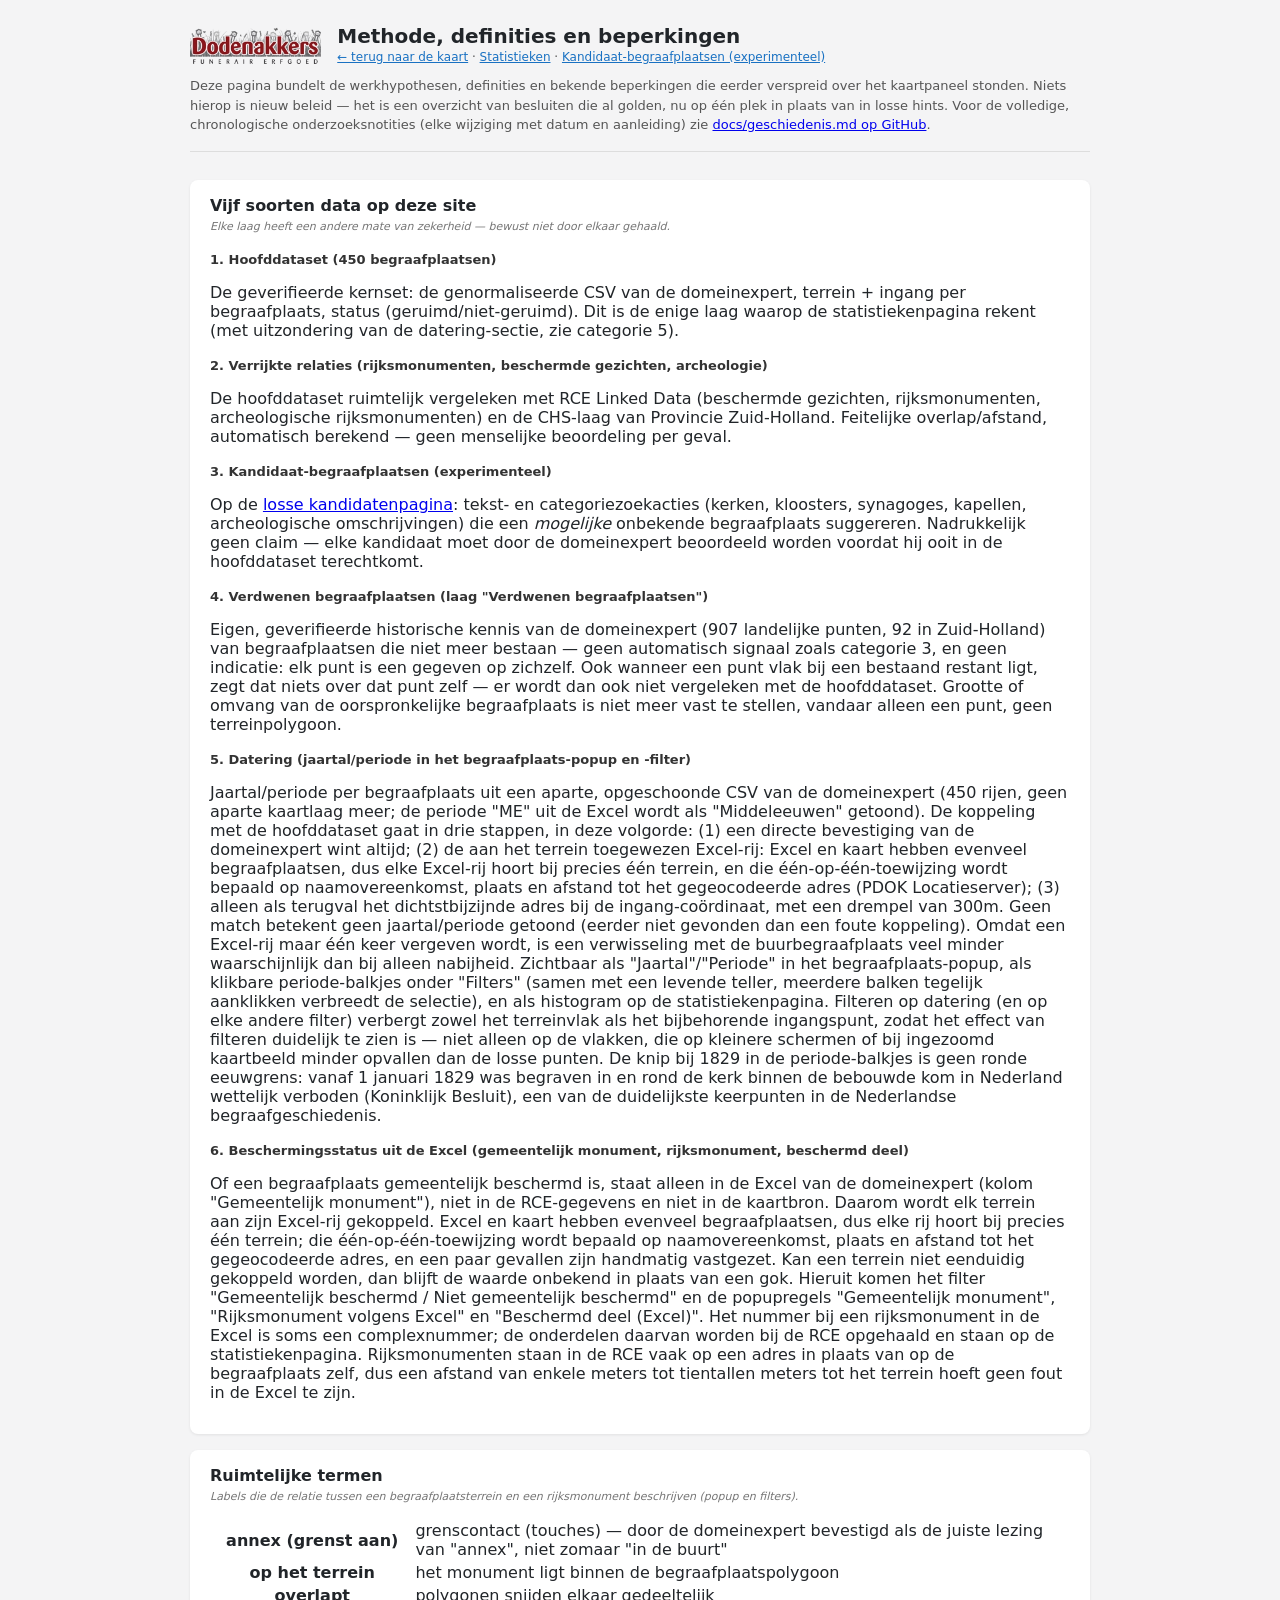
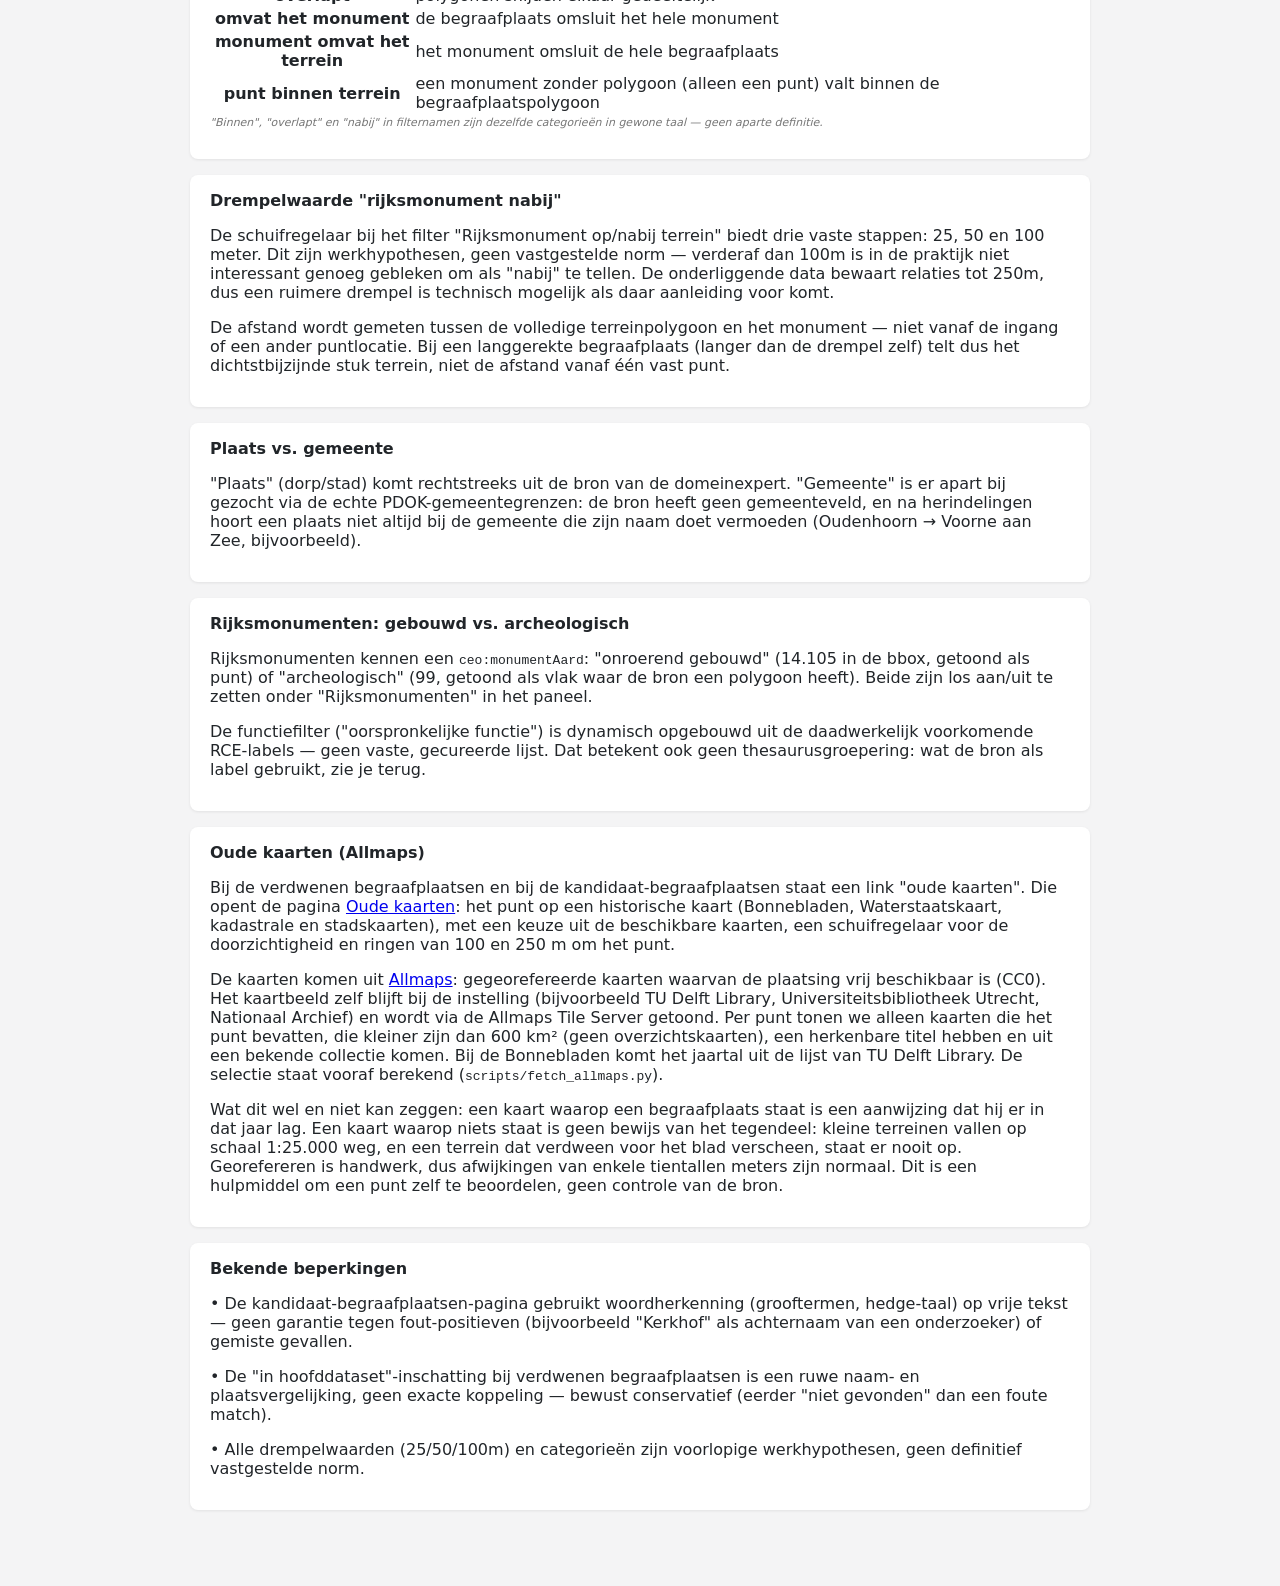
<file: src/methode.html>
<!DOCTYPE html>
<html lang="nl">
<head>
  <meta charset="utf-8" />
  <title>Methode - Dodenakkers Zuid-Holland</title>
  <meta name="viewport" content="width=device-width, initial-scale=1" />
  <meta name="description" content="Methode, definities en bekende beperkingen achter de Dodenakkers Zuid-Holland onderzoeksviewer." />
  <link rel="canonical" href="https://dodenakkers-zh.pages.dev/methode.html" />
  <meta property="og:type" content="website" />
  <meta property="og:site_name" content="Dodenakkers Zuid-Holland" />
  <meta property="og:title" content="Methode - Dodenakkers Zuid-Holland" />
  <meta property="og:description" content="Methode, definities en bekende beperkingen achter de Dodenakkers Zuid-Holland onderzoeksviewer." />
  <meta property="og:url" content="https://dodenakkers-zh.pages.dev/methode.html" />
  <meta property="og:image" content="https://dodenakkers-zh.pages.dev/images/Dodenakkers-logo-68015ff5.webp" />
  <meta property="og:locale" content="nl_NL" />
  <meta name="twitter:card" content="summary" />
  <link rel="icon" href="../images/Dodenakkers-logo-68015ff5.webp" type="image/webp" />
  <link rel="stylesheet" href="style.css" />
</head>
<body class="stats-page">
  <a class="skip-link" href="#inhoud">Ga naar de hoofdinhoud</a>
  <main id="stats" tabindex="-1">
    <header class="stats-header">
      <img src="../images/Dodenakkers-logo-68015ff5.webp" alt="Dodenakkers" class="logo" />
      <div>
        <h1>Methode, definities en beperkingen</h1>
        <nav aria-label="Hoofdnavigatie" class="subtitle"><a href="index.html">&larr; terug naar de kaart</a> &middot; <a href="statistieken.html">Statistieken</a> &middot; <a href="kandidaten.html">Kandidaat-begraafplaatsen (experimenteel)</a></nav>
      </div>
    </header>

    <p class="intro" id="inhoud">
      Deze pagina bundelt de werkhypothesen, definities en bekende beperkingen die eerder verspreid
      over het kaartpaneel stonden. Niets hierop is nieuw beleid &mdash; het is een overzicht van
      besluiten die al golden, nu op één plek in plaats van in losse hints. Voor de volledige,
      chronologische onderzoeksnotities (elke wijziging met datum en aanleiding) zie
      <a href="https://github.com/jolietjakeblues/dodenakkers/blob/main/docs/geschiedenis.md" target="_blank" rel="noopener">docs/geschiedenis.md op GitHub</a>.
    </p>

    <section class="stats-section">
      <h2>Vijf soorten data op deze site</h2>
      <p class="hint">Elke laag heeft een andere mate van zekerheid &mdash; bewust niet door elkaar gehaald.</p>
      <h3>1. Hoofddataset (450 begraafplaatsen)</h3>
      <p>De geverifieerde kernset: de genormaliseerde CSV van de domeinexpert, terrein + ingang per begraafplaats, status (geruimd/niet-geruimd). Dit is de enige laag waarop de statistiekenpagina rekent (met uitzondering van de datering-sectie, zie categorie 5).</p>
      <h3>2. Verrijkte relaties (rijksmonumenten, beschermde gezichten, archeologie)</h3>
      <p>De hoofddataset ruimtelijk vergeleken met RCE Linked Data (beschermde gezichten, rijksmonumenten, archeologische rijksmonumenten) en de CHS-laag van Provincie Zuid-Holland. Feitelijke overlap/afstand, automatisch berekend &mdash; geen menselijke beoordeling per geval.</p>
      <h3>3. Kandidaat-begraafplaatsen (experimenteel)</h3>
      <p>Op de <a href="kandidaten.html">losse kandidatenpagina</a>: tekst- en categoriezoekacties (kerken, kloosters, synagoges, kapellen, archeologische omschrijvingen) die een <em>mogelijke</em> onbekende begraafplaats suggereren. Nadrukkelijk geen claim &mdash; elke kandidaat moet door de domeinexpert beoordeeld worden voordat hij ooit in de hoofddataset terechtkomt.</p>
      <h3>4. Verdwenen begraafplaatsen (laag "Verdwenen begraafplaatsen")</h3>
      <p>Eigen, geverifieerde historische kennis van de domeinexpert (907 landelijke punten, 92 in Zuid-Holland) van begraafplaatsen die niet meer bestaan &mdash; geen automatisch signaal zoals categorie 3, en geen indicatie: elk punt is een gegeven op zichzelf. Ook wanneer een punt vlak bij een bestaand restant ligt, zegt dat niets over dat punt zelf &mdash; er wordt dan ook niet vergeleken met de hoofddataset. Grootte of omvang van de oorspronkelijke begraafplaats is niet meer vast te stellen, vandaar alleen een punt, geen terreinpolygoon.</p>
      <h3>5. Datering (jaartal/periode in het begraafplaats-popup en -filter)</h3>
      <p>Jaartal/periode per begraafplaats uit een aparte, opgeschoonde CSV van de domeinexpert (450 rijen, geen aparte kaartlaag meer; de periode "ME" uit de Excel wordt als "Middeleeuwen" getoond). De koppeling met de hoofddataset gaat in drie stappen, in deze volgorde: (1) een directe bevestiging van de domeinexpert wint altijd; (2) de aan het terrein toegewezen Excel-rij: Excel en kaart hebben evenveel begraafplaatsen, dus elke Excel-rij hoort bij precies één terrein, en die één-op-één-toewijzing wordt bepaald op naamovereenkomst, plaats en afstand tot het gegeocodeerde adres (PDOK Locatieserver); (3) alleen als terugval het dichtstbijzijnde adres bij de ingang-coördinaat, met een drempel van 300m. Geen match betekent geen jaartal/periode getoond (eerder niet gevonden dan een foute koppeling). Omdat een Excel-rij maar één keer vergeven wordt, is een verwisseling met de buurbegraafplaats veel minder waarschijnlijk dan bij alleen nabijheid. Zichtbaar als "Jaartal"/"Periode" in het begraafplaats-popup, als klikbare periode-balkjes onder "Filters" (samen met een levende teller, meerdere balken tegelijk aanklikken verbreedt de selectie), en als histogram op de statistiekenpagina. Filteren op datering (en op elke andere filter) verbergt zowel het terreinvlak als het bijbehorende ingangspunt, zodat het effect van filteren duidelijk te zien is &mdash; niet alleen op de vlakken, die op kleinere schermen of bij ingezoomd kaartbeeld minder opvallen dan de losse punten. De knip bij 1829 in de periode-balkjes is geen ronde eeuwgrens: vanaf 1 januari 1829 was begraven in en rond de kerk binnen de bebouwde kom in Nederland wettelijk verboden (Koninklijk Besluit), een van de duidelijkste keerpunten in de Nederlandse begraafgeschiedenis.</p>
      <h3>6. Beschermingsstatus uit de Excel (gemeentelijk monument, rijksmonument, beschermd deel)</h3>
      <p>Of een begraafplaats gemeentelijk beschermd is, staat alleen in de Excel van de domeinexpert (kolom "Gemeentelijk monument"), niet in de RCE-gegevens en niet in de kaartbron. Daarom wordt elk terrein aan zijn Excel-rij gekoppeld. Excel en kaart hebben evenveel begraafplaatsen, dus elke rij hoort bij precies één terrein; die één-op-één-toewijzing wordt bepaald op naamovereenkomst, plaats en afstand tot het gegeocodeerde adres, en een paar gevallen zijn handmatig vastgezet. Kan een terrein niet eenduidig gekoppeld worden, dan blijft de waarde onbekend in plaats van een gok. Hieruit komen het filter "Gemeentelijk beschermd / Niet gemeentelijk beschermd" en de popupregels "Gemeentelijk monument", "Rijksmonument volgens Excel" en "Beschermd deel (Excel)". Het nummer bij een rijksmonument in de Excel is soms een complexnummer; de onderdelen daarvan worden bij de RCE opgehaald en staan op de statistiekenpagina. Rijksmonumenten staan in de RCE vaak op een adres in plaats van op de begraafplaats zelf, dus een afstand van enkele meters tot tientallen meters tot het terrein hoeft geen fout in de Excel te zijn.</p>
    </section>

    <section class="stats-section">
      <h2>Ruimtelijke termen</h2>
      <p class="hint">Labels die de relatie tussen een begraafplaatsterrein en een rijksmonument beschrijven (popup en filters).</p>
      <table>
        <caption class="visually-hidden">Betekenis van ruimtelijke relatietermen</caption>
        <tbody>
          <tr><th scope="row">annex (grenst aan)</th><td>grenscontact (touches) &mdash; door de domeinexpert bevestigd als de juiste lezing van "annex", niet zomaar "in de buurt"</td></tr>
          <tr><th scope="row">op het terrein</th><td>het monument ligt binnen de begraafplaatspolygoon</td></tr>
          <tr><th scope="row">overlapt</th><td>polygonen snijden elkaar gedeeltelijk</td></tr>
          <tr><th scope="row">omvat het monument</th><td>de begraafplaats omsluit het hele monument</td></tr>
          <tr><th scope="row">monument omvat het terrein</th><td>het monument omsluit de hele begraafplaats</td></tr>
          <tr><th scope="row">punt binnen terrein</th><td>een monument zonder polygoon (alleen een punt) valt binnen de begraafplaatspolygoon</td></tr>
        </tbody>
      </table>
      <p class="hint">"Binnen", "overlapt" en "nabij" in filternamen zijn dezelfde categorieën in gewone taal &mdash; geen aparte definitie.</p>
    </section>

    <section class="stats-section">
      <h2>Drempelwaarde "rijksmonument nabij"</h2>
      <p>De schuifregelaar bij het filter "Rijksmonument op/nabij terrein" biedt drie vaste stappen: 25, 50 en 100 meter. Dit zijn werkhypothesen, geen vastgestelde norm &mdash; verderaf dan 100m is in de praktijk niet interessant genoeg gebleken om als "nabij" te tellen. De onderliggende data bewaart relaties tot 250m, dus een ruimere drempel is technisch mogelijk als daar aanleiding voor komt.</p>
      <p>De afstand wordt gemeten tussen de volledige terreinpolygoon en het monument &mdash; niet vanaf de ingang of een ander puntlocatie. Bij een langgerekte begraafplaats (langer dan de drempel zelf) telt dus het dichtstbijzijnde stuk terrein, niet de afstand vanaf één vast punt.</p>
    </section>

    <section class="stats-section">
      <h2>Plaats vs. gemeente</h2>
      <p>"Plaats" (dorp/stad) komt rechtstreeks uit de bron van de domeinexpert. "Gemeente" is er apart bij gezocht via de echte PDOK-gemeentegrenzen: de bron heeft geen gemeenteveld, en na herindelingen hoort een plaats niet altijd bij de gemeente die zijn naam doet vermoeden (Oudenhoorn &rarr; Voorne aan Zee, bijvoorbeeld).</p>
    </section>

    <section class="stats-section">
      <h2>Rijksmonumenten: gebouwd vs. archeologisch</h2>
      <p>Rijksmonumenten kennen een <code>ceo:monumentAard</code>: "onroerend gebouwd" (14.105 in de bbox, getoond als punt) of "archeologisch" (99, getoond als vlak waar de bron een polygoon heeft). Beide zijn los aan/uit te zetten onder "Rijksmonumenten" in het paneel.</p>
      <p>De functiefilter ("oorspronkelijke functie") is dynamisch opgebouwd uit de daadwerkelijk voorkomende RCE-labels &mdash; geen vaste, gecureerde lijst. Dat betekent ook geen thesaurusgroepering: wat de bron als label gebruikt, zie je terug.</p>
    </section>

    <section class="stats-section" id="oude-kaarten">
      <h2>Oude kaarten (Allmaps)</h2>
      <p>Bij de verdwenen begraafplaatsen en bij de kandidaat-begraafplaatsen staat een link "oude kaarten". Die opent de pagina <a href="oude-kaarten.html">Oude kaarten</a>: het punt op een historische kaart (Bonnebladen, Waterstaatskaart, kadastrale en stadskaarten), met een keuze uit de beschikbare kaarten, een schuifregelaar voor de doorzichtigheid en ringen van 100 en 250 m om het punt.</p>
      <p>De kaarten komen uit <a href="https://allmaps.org/" target="_blank" rel="noopener">Allmaps</a>: gegeorefereerde kaarten waarvan de plaatsing vrij beschikbaar is (CC0). Het kaartbeeld zelf blijft bij de instelling (bijvoorbeeld TU Delft Library, Universiteitsbibliotheek Utrecht, Nationaal Archief) en wordt via de Allmaps Tile Server getoond. Per punt tonen we alleen kaarten die het punt bevatten, die kleiner zijn dan 600 km&sup2; (geen overzichtskaarten), een herkenbare titel hebben en uit een bekende collectie komen. Bij de Bonnebladen komt het jaartal uit de lijst van TU Delft Library. De selectie staat vooraf berekend (<code>scripts/fetch_allmaps.py</code>).</p>
      <p>Wat dit wel en niet kan zeggen: een kaart waarop een begraafplaats staat is een aanwijzing dat hij er in dat jaar lag. Een kaart waarop niets staat is geen bewijs van het tegendeel: kleine terreinen vallen op schaal 1:25.000 weg, en een terrein dat verdween voor het blad verscheen, staat er nooit op. Georefereren is handwerk, dus afwijkingen van enkele tientallen meters zijn normaal. Dit is een hulpmiddel om een punt zelf te beoordelen, geen controle van de bron.</p>
    </section>

    <section class="stats-section">
      <h2>Bekende beperkingen</h2>
      <p>&bull; De kandidaat-begraafplaatsen-pagina gebruikt woordherkenning (grooftermen, hedge-taal) op vrije tekst &mdash; geen garantie tegen fout-positieven (bijvoorbeeld "Kerkhof" als achternaam van een onderzoeker) of gemiste gevallen.</p>
      <p>&bull; De "in hoofddataset"-inschatting bij verdwenen begraafplaatsen is een ruwe naam- en plaatsvergelijking, geen exacte koppeling &mdash; bewust conservatief (eerder "niet gevonden" dan een foute match).</p>
      <p>&bull; Alle drempelwaarden (25/50/100m) en categorieën zijn voorlopige werkhypothesen, geen definitief vastgestelde norm.</p>
    </section>
  </main>
</body>
</html>
</file>
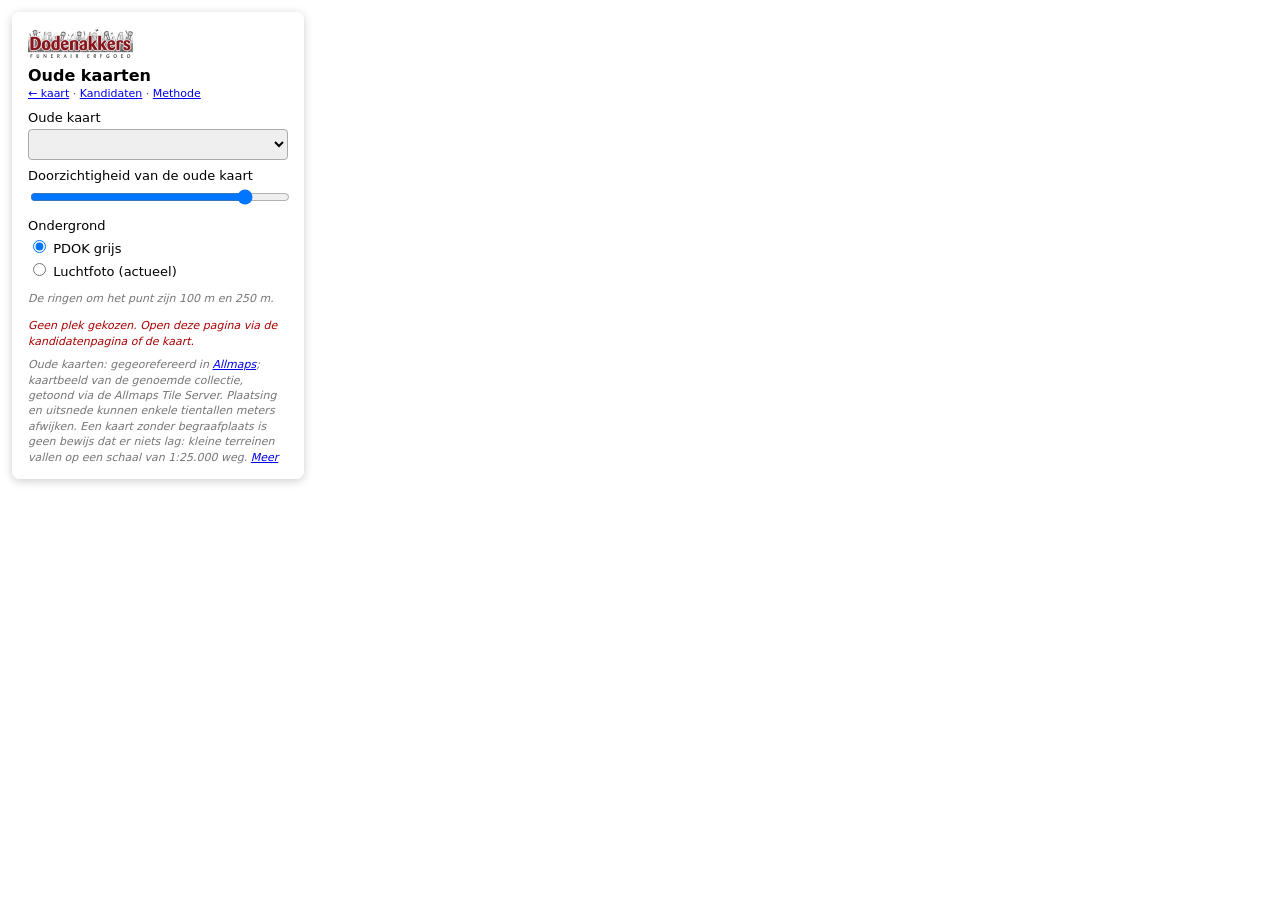
<file: src/oude-kaarten.html>
<!DOCTYPE html>
<html lang="nl">
<head>
  <meta charset="utf-8" />
  <title>Oude kaarten - Dodenakkers Zuid-Holland</title>
  <meta name="viewport" content="width=device-width, initial-scale=1" />
  <meta name="description" content="Een verdwenen of kandidaat-begraafplaats op oude kaarten: Bonnebladen, Waterstaatskaart en andere historische kaarten via Allmaps." />
  <meta name="robots" content="noindex" />
  <link rel="canonical" href="https://dodenakkers-zh.pages.dev/oude-kaarten.html" />
  <link rel="icon" href="../images/Dodenakkers-logo-68015ff5.webp" type="image/webp" />
  <link rel="stylesheet" href="vendor/maplibre-gl/maplibre-gl.css" />
  <link rel="stylesheet" href="style.css" />
</head>
<body class="oude-kaarten">
  <a class="skip-link" href="#panel">Ga naar het bedieningspaneel</a>
  <div id="map" role="region" aria-label="Kaart met een oude kaart over de gekozen plek"></div>

  <button id="panel-toggle" type="button" aria-label="Paneel sluiten" aria-expanded="true">&times;</button>

  <main id="panel" tabindex="-1">
    <div class="brand">
      <img src="../images/Dodenakkers-logo-68015ff5.webp" alt="Dodenakkers" class="logo" />
    </div>
    <h1>Oude kaarten</h1>
    <p class="subtitle"><a id="ok-kaartlink" href="index.html">&larr; kaart</a> &middot; <a href="kandidaten.html">Kandidaten</a> &middot; <a href="methode.html#oude-kaarten">Methode</a></p>
    <p id="ok-naam" class="ok-naam"></p>
    <p id="ok-soort" class="hint"></p>

    <label for="ok-keuze">Oude kaart</label>
    <select id="ok-keuze"></select>
    <p id="ok-bron" class="hint"></p>

    <label for="ok-dekking">Doorzichtigheid van de oude kaart</label>
    <input type="range" id="ok-dekking" min="0" max="100" value="85" aria-valuetext="85 procent zichtbaar" />

    <fieldset class="ok-onder">
      <legend>Ondergrond</legend>
      <label><input type="radio" name="basemap" value="grijs" checked /> PDOK grijs</label>
      <label><input type="radio" name="basemap" value="luchtfoto" /> Luchtfoto (actueel)</label>
    </fieldset>

    <p class="hint" id="ok-ringen">De ringen om het punt zijn 100 m en 250 m.</p>
    <p id="status" class="hint" role="status" aria-live="polite" aria-atomic="true"></p>
    <p class="hint credits">Oude kaarten: gegeorefereerd in <a href="https://allmaps.org/">Allmaps</a>; kaartbeeld van de genoemde collectie, getoond via de Allmaps Tile Server. Plaatsing en uitsnede kunnen enkele tientallen meters afwijken. Een kaart zonder begraafplaats is geen bewijs dat er niets lag: kleine terreinen vallen op een schaal van 1:25.000 weg. <a href="methode.html#oude-kaarten">Meer</a></p>
  </main>

  <script src="vendor/maplibre-gl/maplibre-gl.js"></script>
  <script src="oude-kaarten.js"></script>
</body>
</html>
</file>
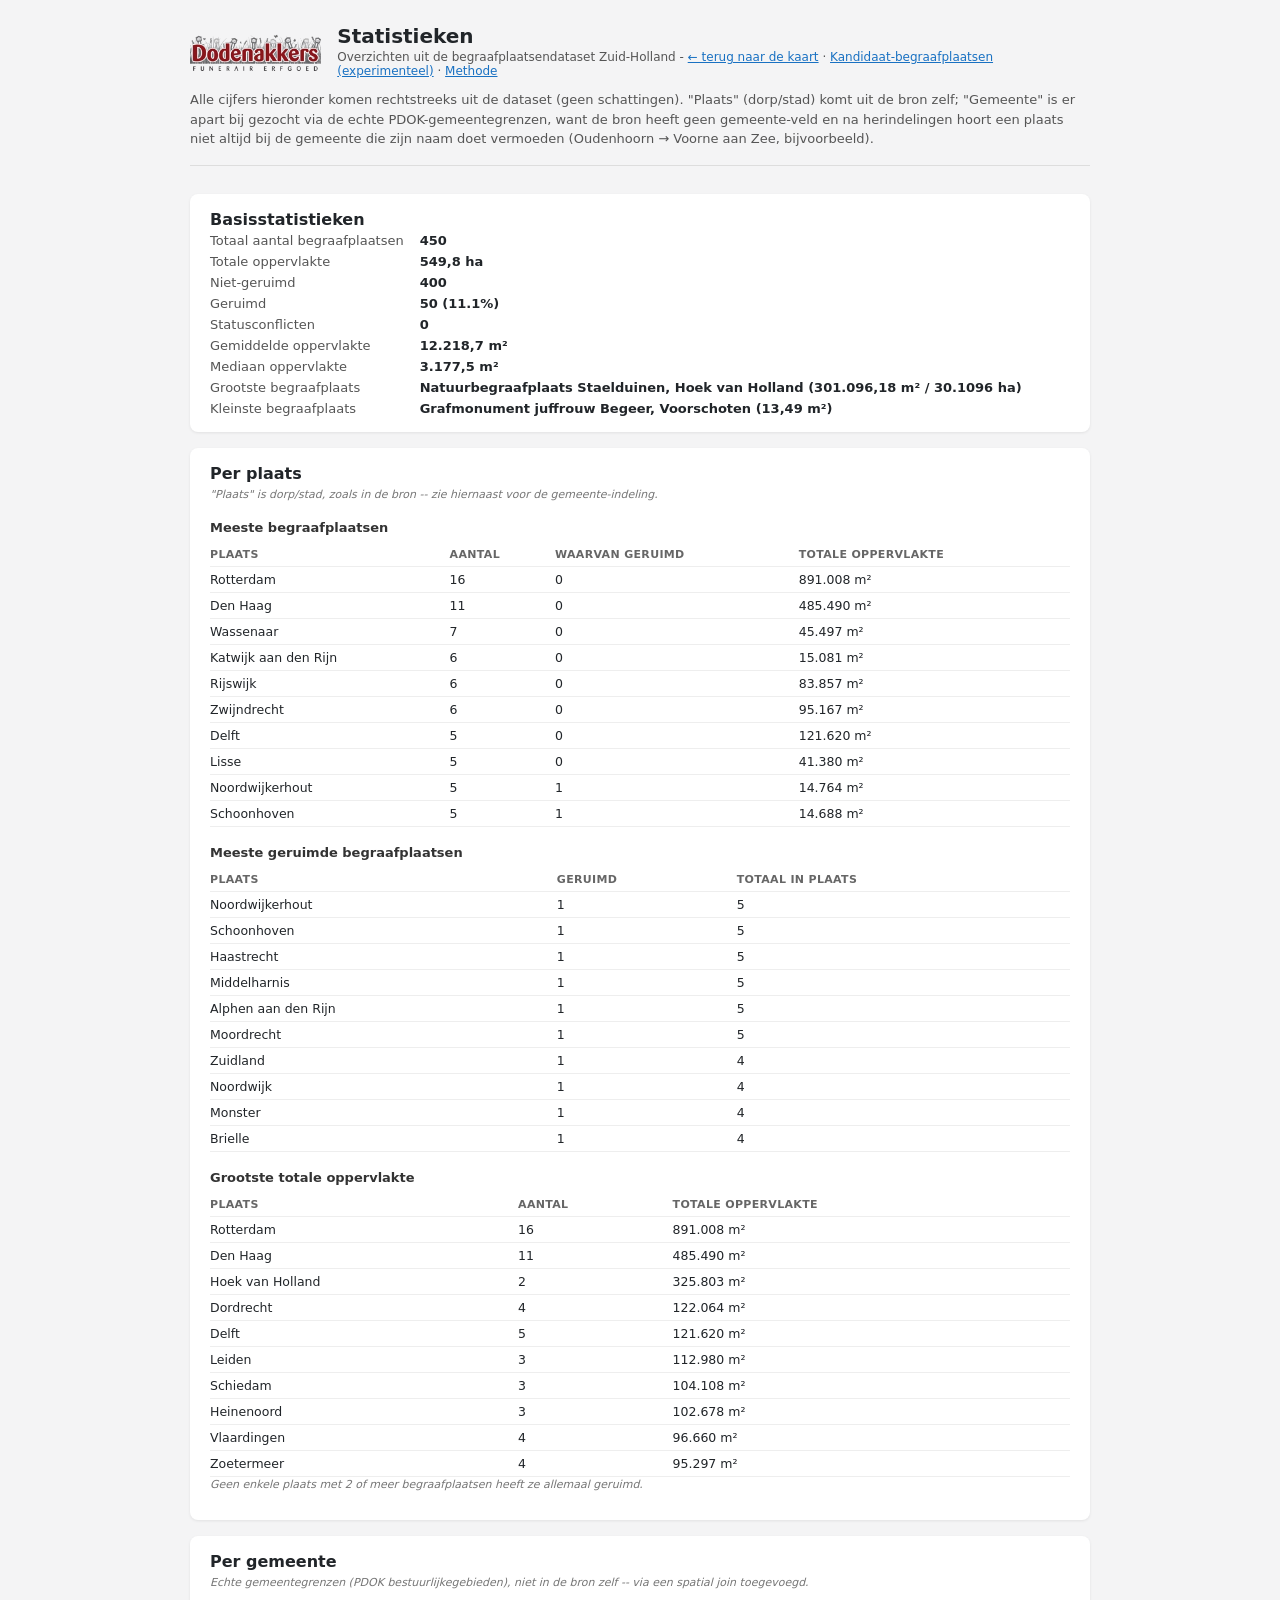
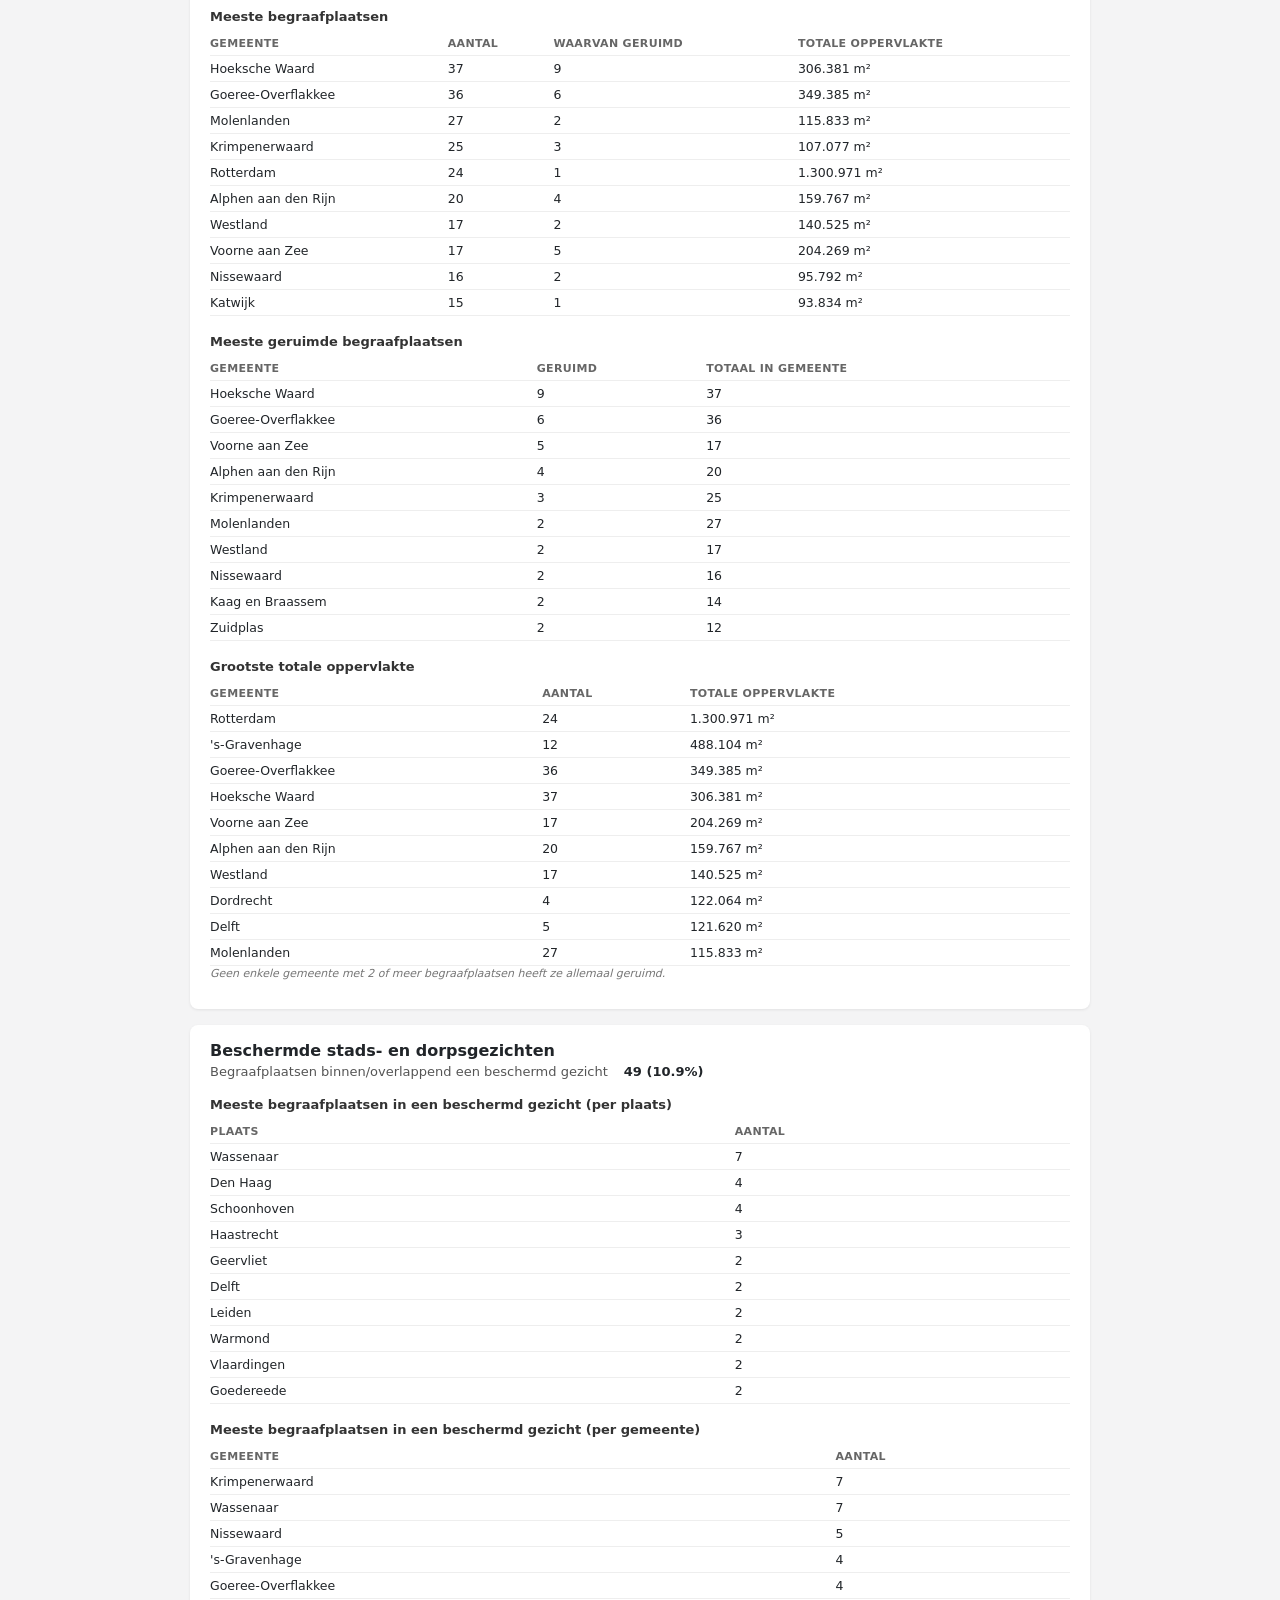
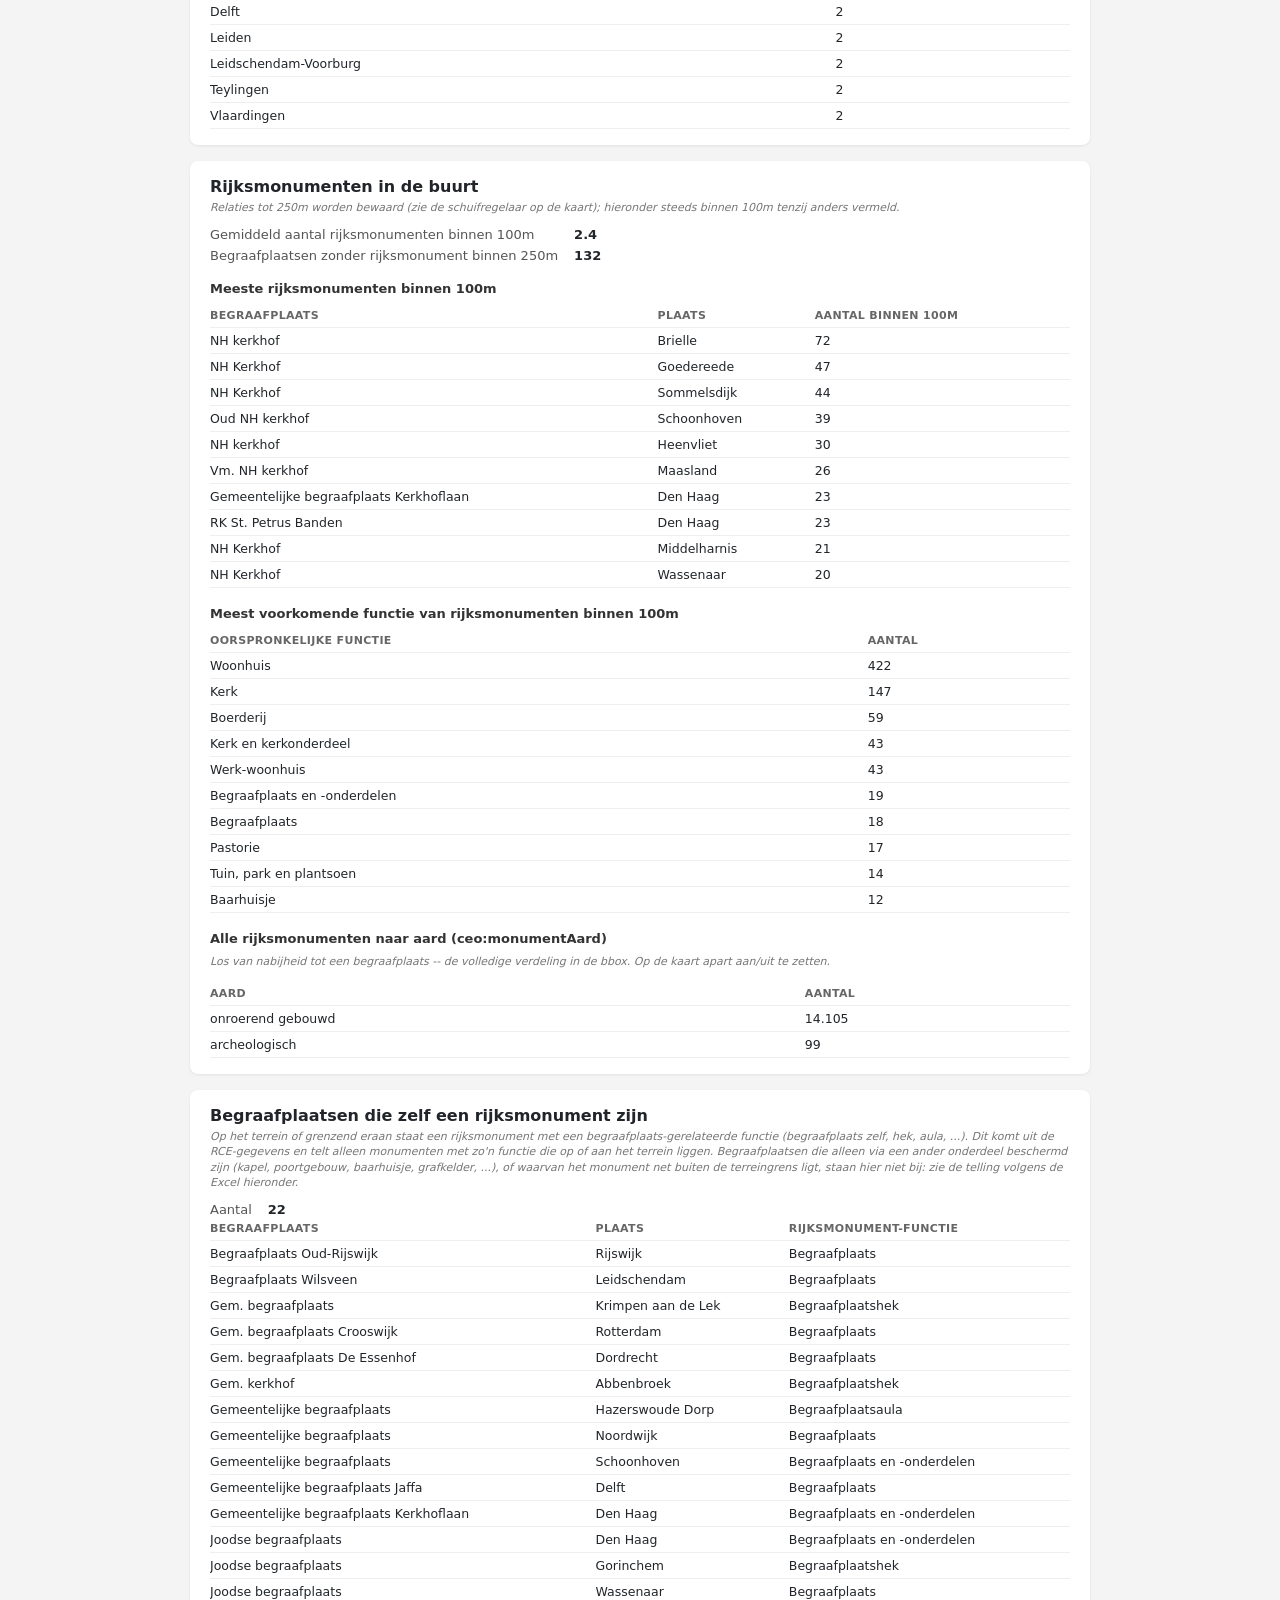
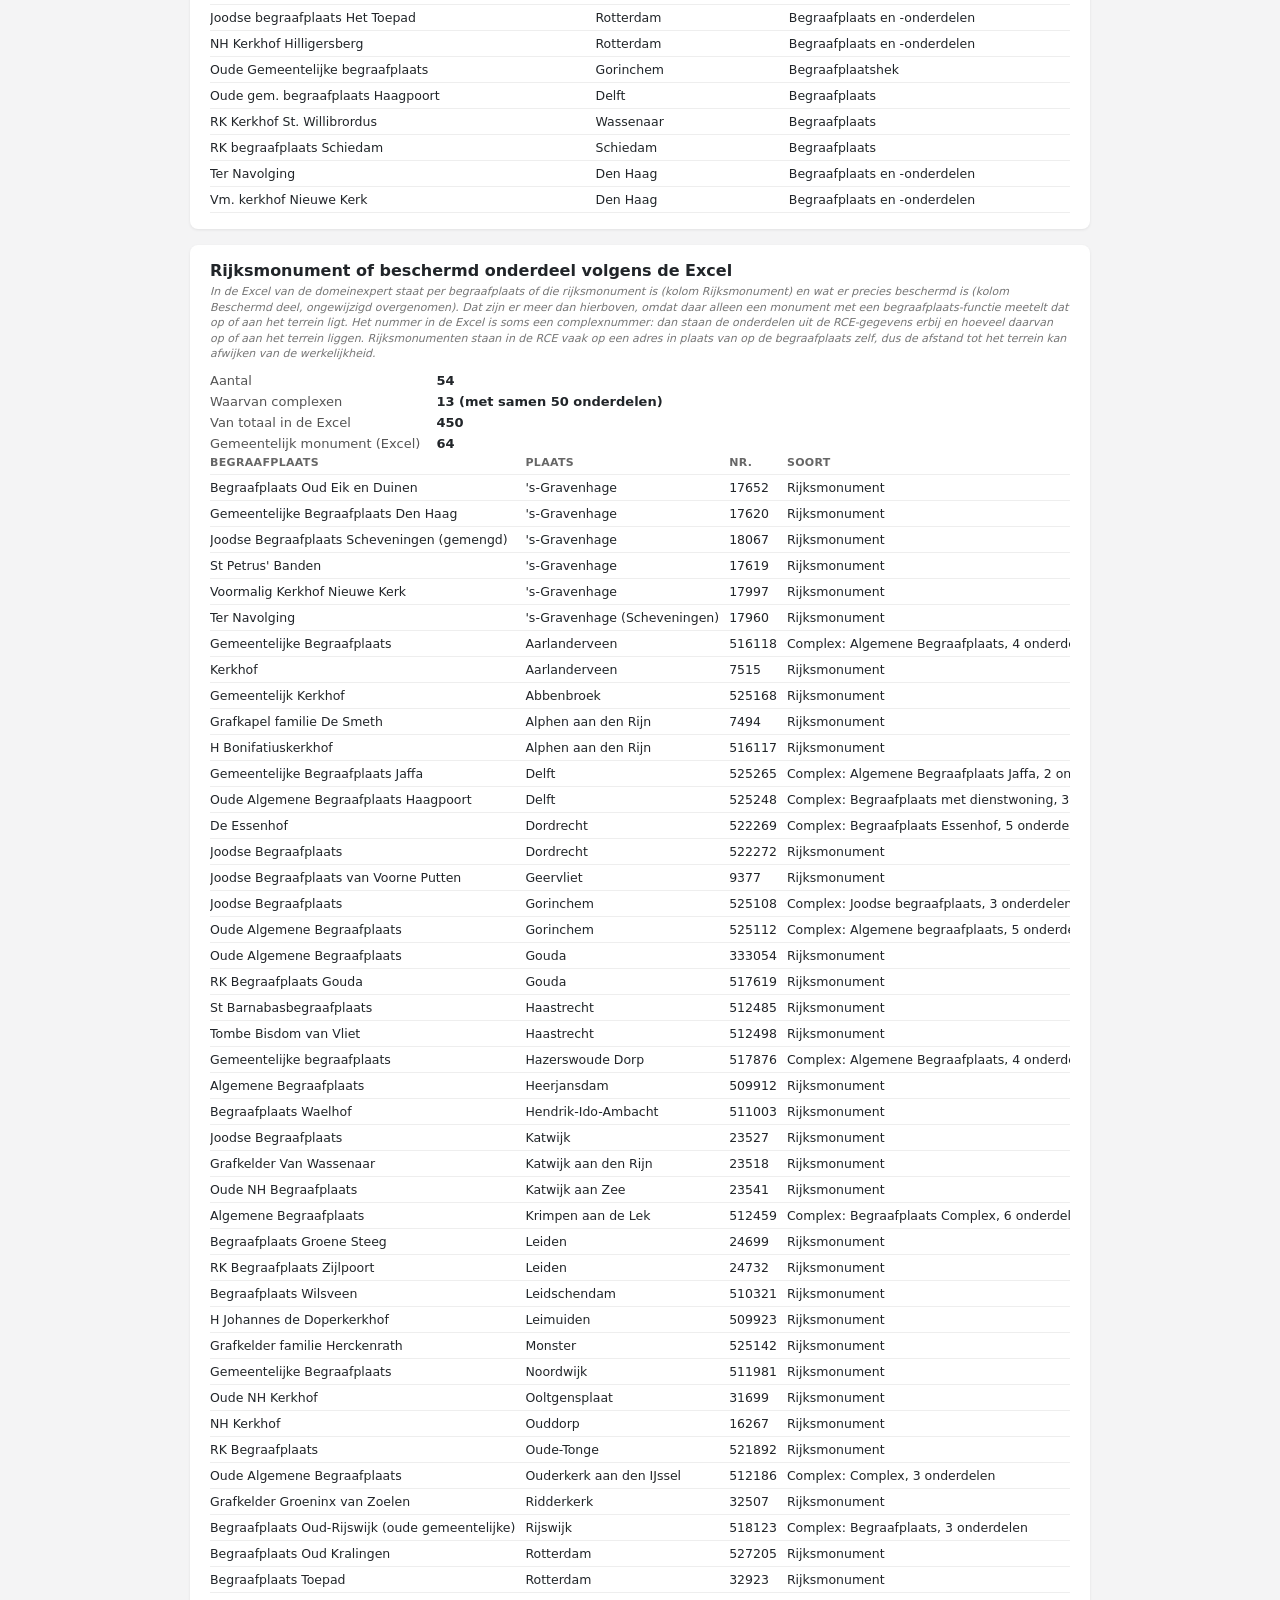
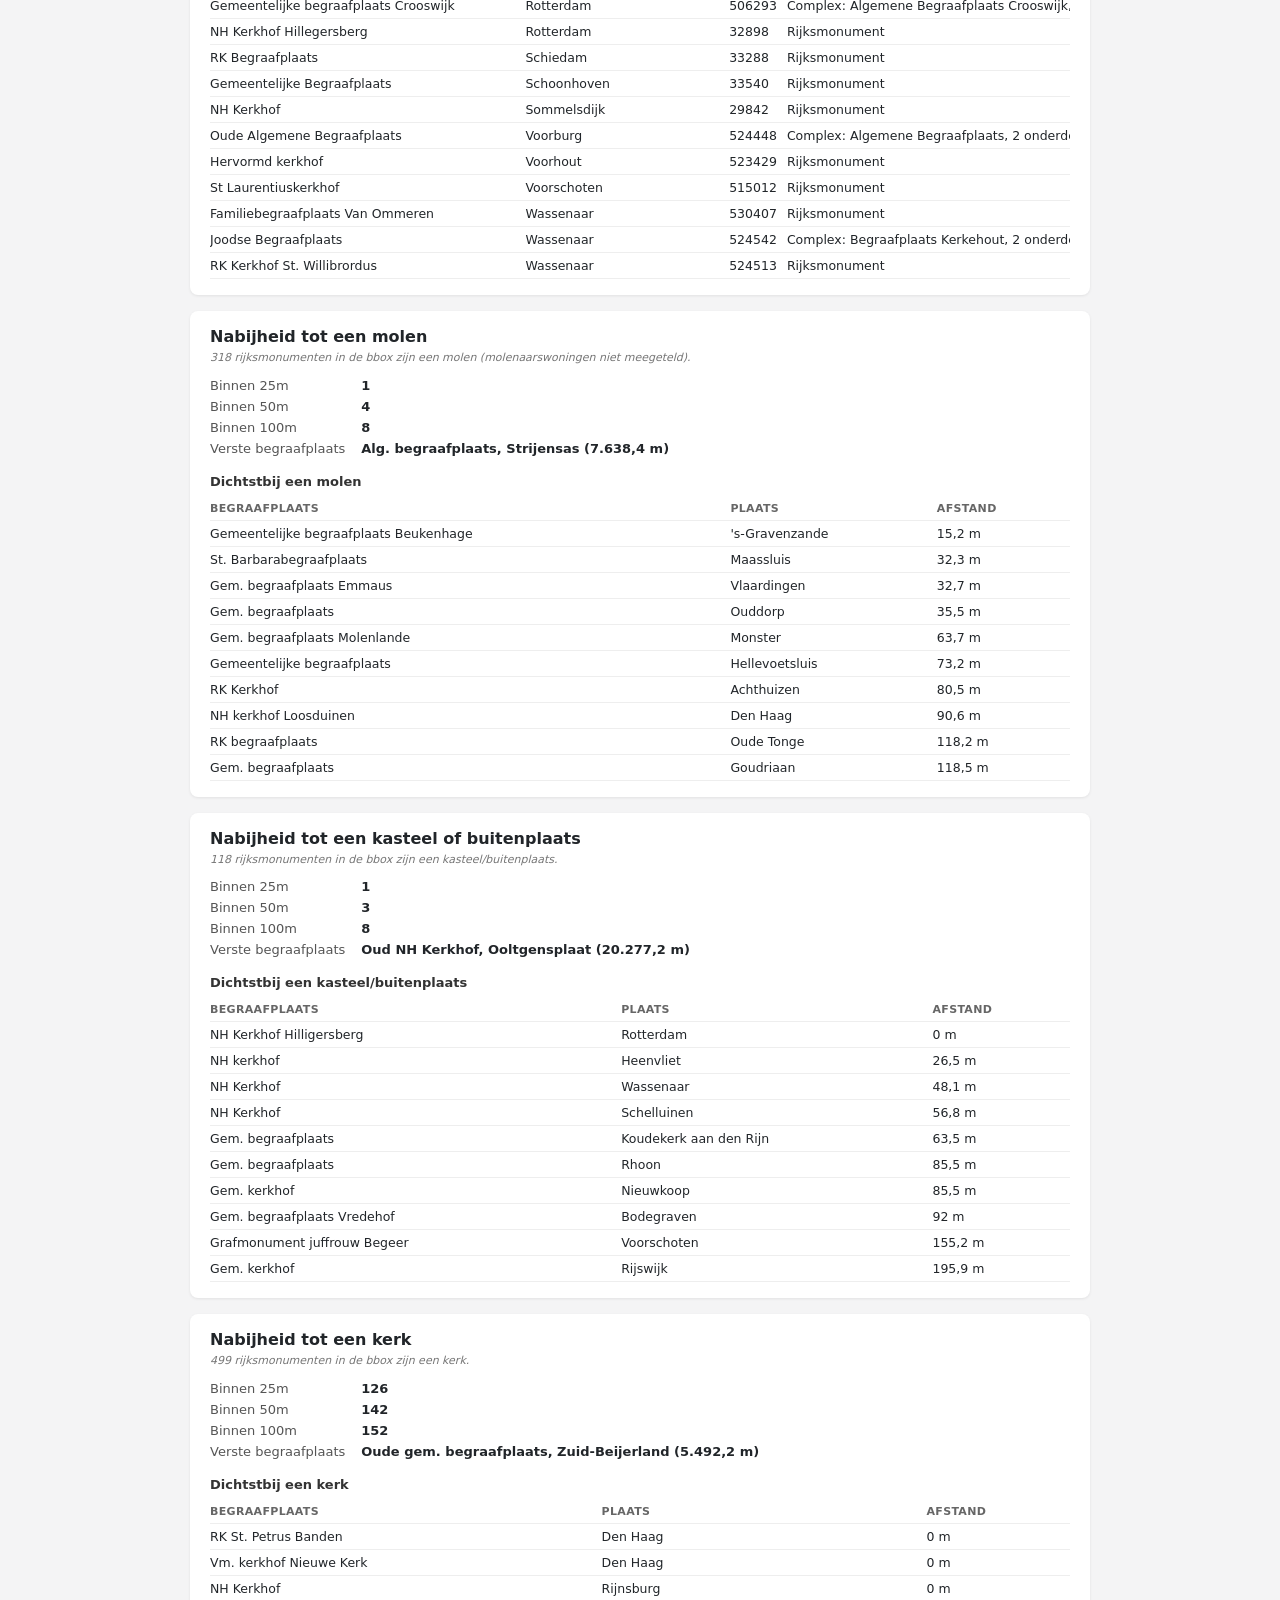
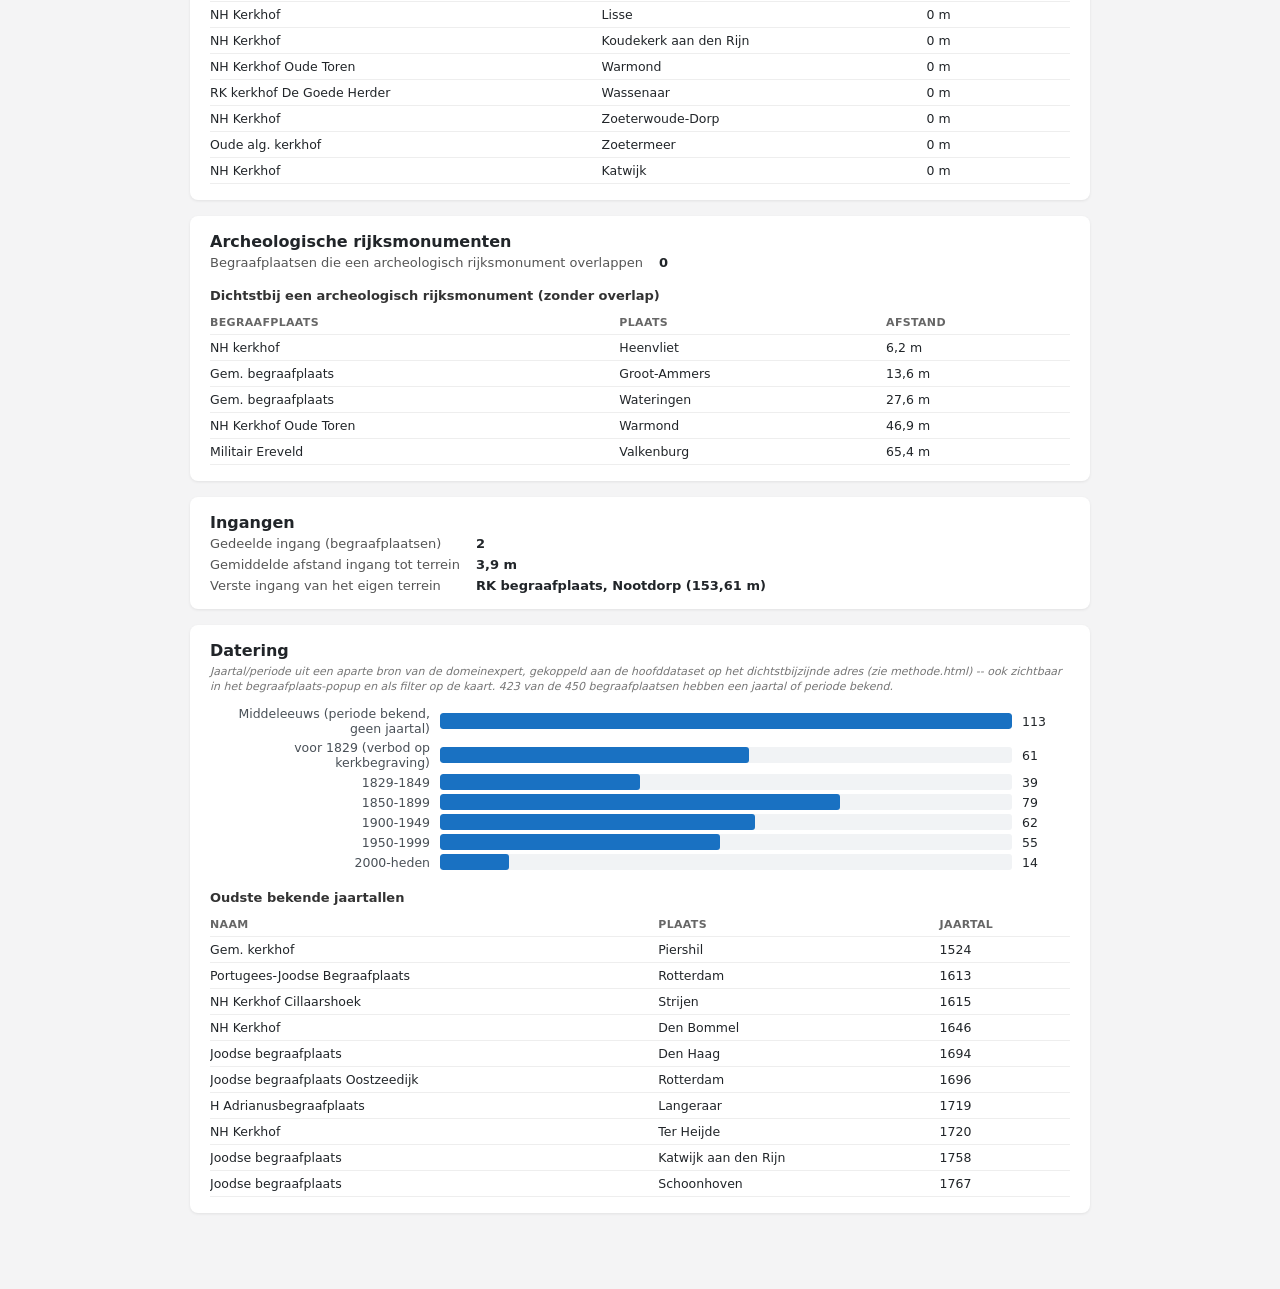
<file: src/statistieken.html>
<!DOCTYPE html>
<html lang="nl">
<head>
  <meta charset="utf-8" />
  <title>Statistieken - Dodenakkers Zuid-Holland</title>
  <meta name="viewport" content="width=device-width, initial-scale=1" />
  <meta name="description" content="Kerncijfers en overzichten over de 450 begraafplaatsen van Zuid-Holland: per plaats en gemeente, erfgoedrelaties, datering en meer." />
  <link rel="canonical" href="https://dodenakkers-zh.pages.dev/statistieken.html" />
  <meta property="og:type" content="website" />
  <meta property="og:site_name" content="Dodenakkers Zuid-Holland" />
  <meta property="og:title" content="Statistieken - Dodenakkers Zuid-Holland" />
  <meta property="og:description" content="Kerncijfers en overzichten over de 450 begraafplaatsen van Zuid-Holland: per plaats en gemeente, erfgoedrelaties, datering en meer." />
  <meta property="og:url" content="https://dodenakkers-zh.pages.dev/statistieken.html" />
  <meta property="og:image" content="https://dodenakkers-zh.pages.dev/images/Dodenakkers-logo-68015ff5.webp" />
  <meta property="og:locale" content="nl_NL" />
  <meta name="twitter:card" content="summary" />
  <link rel="icon" href="../images/Dodenakkers-logo-68015ff5.webp" type="image/webp" />
  <link rel="stylesheet" href="style.css" />
</head>
<body class="stats-page">
  <a class="skip-link" href="#inhoud">Ga naar de hoofdinhoud</a>
  <main id="stats" tabindex="-1">
    <header class="stats-header">
      <img src="../images/Dodenakkers-logo-68015ff5.webp" alt="Dodenakkers" class="logo" />
      <div>
        <h1>Statistieken</h1>
        <nav aria-label="Hoofdnavigatie" class="subtitle">Overzichten uit de begraafplaatsendataset Zuid-Holland - <a href="index.html">&larr; terug naar de kaart</a> &middot; <a href="kandidaten.html">Kandidaat-begraafplaatsen (experimenteel)</a> &middot; <a href="methode.html">Methode</a></nav>
      </div>
    </header>

    <p class="intro" id="inhoud">
      Alle cijfers hieronder komen rechtstreeks uit de dataset (geen schattingen). "Plaats" (dorp/stad) komt
      uit de bron zelf; "Gemeente" is er apart bij gezocht via de echte PDOK-gemeentegrenzen, want de bron
      heeft geen gemeente-veld en na herindelingen hoort een plaats niet altijd bij de gemeente die zijn naam
      doet vermoeden (Oudenhoorn &rarr; Voorne aan Zee, bijvoorbeeld).
    </p>

    <section id="stats-basis"></section>
    <section id="stats-per-plaats"></section>
    <section id="stats-per-gemeente"></section>
    <section id="stats-gezicht"></section>
    <section id="stats-rijksmonumenten"></section>
    <section id="stats-zelf-rijksmonument"></section>
    <section id="stats-excel-rijksmonument"></section>
    <section id="stats-molen"></section>
    <section id="stats-kasteel"></section>
    <section id="stats-kerk"></section>
    <section id="stats-archeologie"></section>
    <section id="stats-ingangen"></section>
    <section id="stats-datering"></section>

    <p id="stats-status" class="hint" role="status" aria-live="polite" aria-atomic="true"></p>
  </main>

  <script src="statistieken.js"></script>
</body>
</html>
</file>
<file: src/vendor/maplibre-gl/maplibre-gl.css>
.maplibregl-map{font:12px/20px Helvetica Neue,Arial,Helvetica,sans-serif;overflow:hidden;position:relative;-webkit-tap-highlight-color:rgb(0 0 0/0)}.maplibregl-canvas{left:0;position:absolute;top:0}.maplibregl-map:fullscreen{height:100%;width:100%}.maplibregl-ctrl-group button.maplibregl-ctrl-compass{touch-action:none}.maplibregl-canvas-container.maplibregl-interactive,.maplibregl-ctrl-group button.maplibregl-ctrl-compass{cursor:grab;-webkit-user-select:none;-moz-user-select:none;user-select:none}.maplibregl-canvas-container.maplibregl-interactive.maplibregl-track-pointer{cursor:pointer}.maplibregl-canvas-container.maplibregl-interactive:active,.maplibregl-ctrl-group button.maplibregl-ctrl-compass:active{cursor:grabbing}.maplibregl-canvas-container.maplibregl-touch-zoom-rotate,.maplibregl-canvas-container.maplibregl-touch-zoom-rotate .maplibregl-canvas{touch-action:pan-x pan-y}.maplibregl-canvas-container.maplibregl-touch-drag-pan,.maplibregl-canvas-container.maplibregl-touch-drag-pan .maplibregl-canvas{touch-action:pinch-zoom}.maplibregl-canvas-container.maplibregl-touch-zoom-rotate.maplibregl-touch-drag-pan,.maplibregl-canvas-container.maplibregl-touch-zoom-rotate.maplibregl-touch-drag-pan .maplibregl-canvas{touch-action:none}.maplibregl-canvas-container.maplibregl-touch-drag-pan.maplibregl-cooperative-gestures,.maplibregl-canvas-container.maplibregl-touch-drag-pan.maplibregl-cooperative-gestures .maplibregl-canvas{touch-action:pan-x pan-y}.maplibregl-ctrl-bottom-left,.maplibregl-ctrl-bottom-right,.maplibregl-ctrl-top-left,.maplibregl-ctrl-top-right{pointer-events:none;position:absolute;z-index:2}.maplibregl-ctrl-top-left{left:0;top:0}.maplibregl-ctrl-top-right{right:0;top:0}.maplibregl-ctrl-bottom-left{bottom:0;left:0}.maplibregl-ctrl-bottom-right{bottom:0;right:0}.maplibregl-ctrl{clear:both;pointer-events:auto;transform:translate(0)}.maplibregl-ctrl-top-left .maplibregl-ctrl{float:left;margin:10px 0 0 10px}.maplibregl-ctrl-top-right .maplibregl-ctrl{float:right;margin:10px 10px 0 0}.maplibregl-ctrl-bottom-left .maplibregl-ctrl{float:left;margin:0 0 10px 10px}.maplibregl-ctrl-bottom-right .maplibregl-ctrl{float:right;margin:0 10px 10px 0}.maplibregl-ctrl-group{background:#fff;border-radius:4px}.maplibregl-ctrl-group:not(:empty){box-shadow:0 0 0 2px rgba(0,0,0,.1)}@media (forced-colors:active){.maplibregl-ctrl-group:not(:empty){box-shadow:0 0 0 2px ButtonText}}.maplibregl-ctrl-group button{background-color:transparent;border:0;box-sizing:border-box;cursor:pointer;display:block;height:29px;outline:none;padding:0;width:29px}.maplibregl-ctrl-group button+button{border-top:1px solid #ddd}.maplibregl-ctrl button .maplibregl-ctrl-icon{background-position:50%;background-repeat:no-repeat;display:block;height:100%;width:100%}@media (forced-colors:active){.maplibregl-ctrl-icon{background-color:transparent}.maplibregl-ctrl-group button+button{border-top:1px solid ButtonText}}.maplibregl-ctrl button::-moz-focus-inner{border:0;padding:0}.maplibregl-ctrl-attrib-button:focus,.maplibregl-ctrl-group button:focus{box-shadow:0 0 2px 2px #0096ff}.maplibregl-ctrl button:disabled{cursor:not-allowed}.maplibregl-ctrl button:disabled .maplibregl-ctrl-icon{opacity:.25}.maplibregl-ctrl button:not(:disabled):hover{background-color:rgb(0 0 0/5%)}.maplibregl-ctrl-group button:focus:focus-visible{box-shadow:0 0 2px 2px #0096ff}.maplibregl-ctrl-group button:focus:not(:focus-visible){box-shadow:none}.maplibregl-ctrl-group button:focus:first-child{border-radius:4px 4px 0 0}.maplibregl-ctrl-group button:focus:last-child{border-radius:0 0 4px 4px}.maplibregl-ctrl-group button:focus:only-child{border-radius:inherit}.maplibregl-ctrl button.maplibregl-ctrl-zoom-out .maplibregl-ctrl-icon{background-image:url("data:image/svg+xml;charset=utf-8,%3Csvg xmlns='http://www.w3.org/2000/svg' width='29' height='29' fill='%23333' viewBox='0 0 29 29'%3E%3Cpath d='M10 13c-.75 0-1.5.75-1.5 1.5S9.25 16 10 16h9c.75 0 1.5-.75 1.5-1.5S19.75 13 19 13z'/%3E%3C/svg%3E")}.maplibregl-ctrl button.maplibregl-ctrl-zoom-in .maplibregl-ctrl-icon{background-image:url("data:image/svg+xml;charset=utf-8,%3Csvg xmlns='http://www.w3.org/2000/svg' width='29' height='29' fill='%23333' viewBox='0 0 29 29'%3E%3Cpath d='M14.5 8.5c-.75 0-1.5.75-1.5 1.5v3h-3c-.75 0-1.5.75-1.5 1.5S9.25 16 10 16h3v3c0 .75.75 1.5 1.5 1.5S16 19.75 16 19v-3h3c.75 0 1.5-.75 1.5-1.5S19.75 13 19 13h-3v-3c0-.75-.75-1.5-1.5-1.5'/%3E%3C/svg%3E")}@media (forced-colors:active){.maplibregl-ctrl button.maplibregl-ctrl-zoom-out .maplibregl-ctrl-icon{background-image:url("data:image/svg+xml;charset=utf-8,%3Csvg xmlns='http://www.w3.org/2000/svg' width='29' height='29' fill='%23fff' viewBox='0 0 29 29'%3E%3Cpath d='M10 13c-.75 0-1.5.75-1.5 1.5S9.25 16 10 16h9c.75 0 1.5-.75 1.5-1.5S19.75 13 19 13z'/%3E%3C/svg%3E")}.maplibregl-ctrl button.maplibregl-ctrl-zoom-in .maplibregl-ctrl-icon{background-image:url("data:image/svg+xml;charset=utf-8,%3Csvg xmlns='http://www.w3.org/2000/svg' width='29' height='29' fill='%23fff' viewBox='0 0 29 29'%3E%3Cpath d='M14.5 8.5c-.75 0-1.5.75-1.5 1.5v3h-3c-.75 0-1.5.75-1.5 1.5S9.25 16 10 16h3v3c0 .75.75 1.5 1.5 1.5S16 19.75 16 19v-3h3c.75 0 1.5-.75 1.5-1.5S19.75 13 19 13h-3v-3c0-.75-.75-1.5-1.5-1.5'/%3E%3C/svg%3E")}}@media (forced-colors:active) and (prefers-color-scheme:light){.maplibregl-ctrl button.maplibregl-ctrl-zoom-out .maplibregl-ctrl-icon{background-image:url("data:image/svg+xml;charset=utf-8,%3Csvg xmlns='http://www.w3.org/2000/svg' width='29' height='29' viewBox='0 0 29 29'%3E%3Cpath d='M10 13c-.75 0-1.5.75-1.5 1.5S9.25 16 10 16h9c.75 0 1.5-.75 1.5-1.5S19.75 13 19 13z'/%3E%3C/svg%3E")}.maplibregl-ctrl button.maplibregl-ctrl-zoom-in .maplibregl-ctrl-icon{background-image:url("data:image/svg+xml;charset=utf-8,%3Csvg xmlns='http://www.w3.org/2000/svg' width='29' height='29' viewBox='0 0 29 29'%3E%3Cpath d='M14.5 8.5c-.75 0-1.5.75-1.5 1.5v3h-3c-.75 0-1.5.75-1.5 1.5S9.25 16 10 16h3v3c0 .75.75 1.5 1.5 1.5S16 19.75 16 19v-3h3c.75 0 1.5-.75 1.5-1.5S19.75 13 19 13h-3v-3c0-.75-.75-1.5-1.5-1.5'/%3E%3C/svg%3E")}}.maplibregl-ctrl button.maplibregl-ctrl-fullscreen .maplibregl-ctrl-icon{background-image:url("data:image/svg+xml;charset=utf-8,%3Csvg xmlns='http://www.w3.org/2000/svg' width='29' height='29' fill='%23333' viewBox='0 0 29 29'%3E%3Cpath d='M24 16v5.5c0 1.75-.75 2.5-2.5 2.5H16v-1l3-1.5-4-5.5 1-1 5.5 4 1.5-3zM6 16l1.5 3 5.5-4 1 1-4 5.5 3 1.5v1H7.5C5.75 24 5 23.25 5 21.5V16zm7-11v1l-3 1.5 4 5.5-1 1-5.5-4L6 13H5V7.5C5 5.75 5.75 5 7.5 5zm11 2.5c0-1.75-.75-2.5-2.5-2.5H16v1l3 1.5-4 5.5 1 1 5.5-4 1.5 3h1z'/%3E%3C/svg%3E")}.maplibregl-ctrl button.maplibregl-ctrl-shrink .maplibregl-ctrl-icon{background-image:url("data:image/svg+xml;charset=utf-8,%3Csvg xmlns='http://www.w3.org/2000/svg' width='29' height='29' viewBox='0 0 29 29'%3E%3Cpath d='M18.5 16c-1.75 0-2.5.75-2.5 2.5V24h1l1.5-3 5.5 4 1-1-4-5.5 3-1.5v-1zM13 18.5c0-1.75-.75-2.5-2.5-2.5H5v1l3 1.5L4 24l1 1 5.5-4 1.5 3h1zm3-8c0 1.75.75 2.5 2.5 2.5H24v-1l-3-1.5L25 5l-1-1-5.5 4L17 5h-1zM10.5 13c1.75 0 2.5-.75 2.5-2.5V5h-1l-1.5 3L5 4 4 5l4 5.5L5 12v1z'/%3E%3C/svg%3E")}@media (forced-colors:active){.maplibregl-ctrl button.maplibregl-ctrl-fullscreen .maplibregl-ctrl-icon{background-image:url("data:image/svg+xml;charset=utf-8,%3Csvg xmlns='http://www.w3.org/2000/svg' width='29' height='29' fill='%23fff' viewBox='0 0 29 29'%3E%3Cpath d='M24 16v5.5c0 1.75-.75 2.5-2.5 2.5H16v-1l3-1.5-4-5.5 1-1 5.5 4 1.5-3zM6 16l1.5 3 5.5-4 1 1-4 5.5 3 1.5v1H7.5C5.75 24 5 23.25 5 21.5V16zm7-11v1l-3 1.5 4 5.5-1 1-5.5-4L6 13H5V7.5C5 5.75 5.75 5 7.5 5zm11 2.5c0-1.75-.75-2.5-2.5-2.5H16v1l3 1.5-4 5.5 1 1 5.5-4 1.5 3h1z'/%3E%3C/svg%3E")}.maplibregl-ctrl button.maplibregl-ctrl-shrink .maplibregl-ctrl-icon{background-image:url("data:image/svg+xml;charset=utf-8,%3Csvg xmlns='http://www.w3.org/2000/svg' width='29' height='29' fill='%23fff' viewBox='0 0 29 29'%3E%3Cpath d='M18.5 16c-1.75 0-2.5.75-2.5 2.5V24h1l1.5-3 5.5 4 1-1-4-5.5 3-1.5v-1zM13 18.5c0-1.75-.75-2.5-2.5-2.5H5v1l3 1.5L4 24l1 1 5.5-4 1.5 3h1zm3-8c0 1.75.75 2.5 2.5 2.5H24v-1l-3-1.5L25 5l-1-1-5.5 4L17 5h-1zM10.5 13c1.75 0 2.5-.75 2.5-2.5V5h-1l-1.5 3L5 4 4 5l4 5.5L5 12v1z'/%3E%3C/svg%3E")}}@media (forced-colors:active) and (prefers-color-scheme:light){.maplibregl-ctrl button.maplibregl-ctrl-fullscreen .maplibregl-ctrl-icon{background-image:url("data:image/svg+xml;charset=utf-8,%3Csvg xmlns='http://www.w3.org/2000/svg' width='29' height='29' viewBox='0 0 29 29'%3E%3Cpath d='M24 16v5.5c0 1.75-.75 2.5-2.5 2.5H16v-1l3-1.5-4-5.5 1-1 5.5 4 1.5-3zM6 16l1.5 3 5.5-4 1 1-4 5.5 3 1.5v1H7.5C5.75 24 5 23.25 5 21.5V16zm7-11v1l-3 1.5 4 5.5-1 1-5.5-4L6 13H5V7.5C5 5.75 5.75 5 7.5 5zm11 2.5c0-1.75-.75-2.5-2.5-2.5H16v1l3 1.5-4 5.5 1 1 5.5-4 1.5 3h1z'/%3E%3C/svg%3E")}.maplibregl-ctrl button.maplibregl-ctrl-shrink .maplibregl-ctrl-icon{background-image:url("data:image/svg+xml;charset=utf-8,%3Csvg xmlns='http://www.w3.org/2000/svg' width='29' height='29' viewBox='0 0 29 29'%3E%3Cpath d='M18.5 16c-1.75 0-2.5.75-2.5 2.5V24h1l1.5-3 5.5 4 1-1-4-5.5 3-1.5v-1zM13 18.5c0-1.75-.75-2.5-2.5-2.5H5v1l3 1.5L4 24l1 1 5.5-4 1.5 3h1zm3-8c0 1.75.75 2.5 2.5 2.5H24v-1l-3-1.5L25 5l-1-1-5.5 4L17 5h-1zM10.5 13c1.75 0 2.5-.75 2.5-2.5V5h-1l-1.5 3L5 4 4 5l4 5.5L5 12v1z'/%3E%3C/svg%3E")}}.maplibregl-ctrl button.maplibregl-ctrl-compass .maplibregl-ctrl-icon{background-image:url("data:image/svg+xml;charset=utf-8,%3Csvg xmlns='http://www.w3.org/2000/svg' width='29' height='29' fill='%23333' viewBox='0 0 29 29'%3E%3Cpath d='m10.5 14 4-8 4 8z'/%3E%3Cpath fill='%23ccc' d='m10.5 16 4 8 4-8z'/%3E%3C/svg%3E")}@media (forced-colors:active){.maplibregl-ctrl button.maplibregl-ctrl-compass .maplibregl-ctrl-icon{background-image:url("data:image/svg+xml;charset=utf-8,%3Csvg xmlns='http://www.w3.org/2000/svg' width='29' height='29' fill='%23fff' viewBox='0 0 29 29'%3E%3Cpath d='m10.5 14 4-8 4 8z'/%3E%3Cpath fill='%23ccc' d='m10.5 16 4 8 4-8z'/%3E%3C/svg%3E")}}@media (forced-colors:active) and (prefers-color-scheme:light){.maplibregl-ctrl button.maplibregl-ctrl-compass .maplibregl-ctrl-icon{background-image:url("data:image/svg+xml;charset=utf-8,%3Csvg xmlns='http://www.w3.org/2000/svg' width='29' height='29' viewBox='0 0 29 29'%3E%3Cpath d='m10.5 14 4-8 4 8z'/%3E%3Cpath fill='%23ccc' d='m10.5 16 4 8 4-8z'/%3E%3C/svg%3E")}}.maplibregl-ctrl button.maplibregl-ctrl-terrain .maplibregl-ctrl-icon{background-image:url("data:image/svg+xml;charset=utf-8,%3Csvg xmlns='http://www.w3.org/2000/svg' width='22' height='22' fill='%23333' viewBox='0 0 22 22'%3E%3Cpath d='m1.754 13.406 4.453-4.851 3.09 3.09 3.281 3.277.969-.969-3.309-3.312 3.844-4.121 6.148 6.886h1.082v-.855l-7.207-8.07-4.84 5.187L6.169 6.57l-5.48 5.965v.871ZM.688 16.844h20.625v1.375H.688Zm0 0'/%3E%3C/svg%3E")}.maplibregl-ctrl button.maplibregl-ctrl-terrain-enabled .maplibregl-ctrl-icon{background-image:url("data:image/svg+xml;charset=utf-8,%3Csvg xmlns='http://www.w3.org/2000/svg' width='22' height='22' fill='%2333b5e5' viewBox='0 0 22 22'%3E%3Cpath d='m1.754 13.406 4.453-4.851 3.09 3.09 3.281 3.277.969-.969-3.309-3.312 3.844-4.121 6.148 6.886h1.082v-.855l-7.207-8.07-4.84 5.187L6.169 6.57l-5.48 5.965v.871ZM.688 16.844h20.625v1.375H.688Zm0 0'/%3E%3C/svg%3E")}.maplibregl-ctrl button.maplibregl-ctrl-geolocate .maplibregl-ctrl-icon{background-image:url("data:image/svg+xml;charset=utf-8,%3Csvg xmlns='http://www.w3.org/2000/svg' width='29' height='29' fill='%23333' viewBox='0 0 20 20'%3E%3Cpath d='M10 4C9 4 9 5 9 5v.1A5 5 0 0 0 5.1 9H5s-1 0-1 1 1 1 1 1h.1A5 5 0 0 0 9 14.9v.1s0 1 1 1 1-1 1-1v-.1a5 5 0 0 0 3.9-3.9h.1s1 0 1-1-1-1-1-1h-.1A5 5 0 0 0 11 5.1V5s0-1-1-1m0 2.5a3.5 3.5 0 1 1 0 7 3.5 3.5 0 1 1 0-7'/%3E%3Ccircle cx='10' cy='10' r='2'/%3E%3C/svg%3E")}.maplibregl-ctrl button.maplibregl-ctrl-geolocate:disabled .maplibregl-ctrl-icon{background-image:url("data:image/svg+xml;charset=utf-8,%3Csvg xmlns='http://www.w3.org/2000/svg' width='29' height='29' fill='%23aaa' viewBox='0 0 20 20'%3E%3Cpath d='M10 4C9 4 9 5 9 5v.1A5 5 0 0 0 5.1 9H5s-1 0-1 1 1 1 1 1h.1A5 5 0 0 0 9 14.9v.1s0 1 1 1 1-1 1-1v-.1a5 5 0 0 0 3.9-3.9h.1s1 0 1-1-1-1-1-1h-.1A5 5 0 0 0 11 5.1V5s0-1-1-1m0 2.5a3.5 3.5 0 1 1 0 7 3.5 3.5 0 1 1 0-7'/%3E%3Ccircle cx='10' cy='10' r='2'/%3E%3Cpath fill='red' d='m14 5 1 1-9 9-1-1z'/%3E%3C/svg%3E")}.maplibregl-ctrl button.maplibregl-ctrl-geolocate.maplibregl-ctrl-geolocate-active .maplibregl-ctrl-icon{background-image:url("data:image/svg+xml;charset=utf-8,%3Csvg xmlns='http://www.w3.org/2000/svg' width='29' height='29' fill='%2333b5e5' viewBox='0 0 20 20'%3E%3Cpath d='M10 4C9 4 9 5 9 5v.1A5 5 0 0 0 5.1 9H5s-1 0-1 1 1 1 1 1h.1A5 5 0 0 0 9 14.9v.1s0 1 1 1 1-1 1-1v-.1a5 5 0 0 0 3.9-3.9h.1s1 0 1-1-1-1-1-1h-.1A5 5 0 0 0 11 5.1V5s0-1-1-1m0 2.5a3.5 3.5 0 1 1 0 7 3.5 3.5 0 1 1 0-7'/%3E%3Ccircle cx='10' cy='10' r='2'/%3E%3C/svg%3E")}.maplibregl-ctrl button.maplibregl-ctrl-geolocate.maplibregl-ctrl-geolocate-active-error .maplibregl-ctrl-icon{background-image:url("data:image/svg+xml;charset=utf-8,%3Csvg xmlns='http://www.w3.org/2000/svg' width='29' height='29' fill='%23e58978' viewBox='0 0 20 20'%3E%3Cpath d='M10 4C9 4 9 5 9 5v.1A5 5 0 0 0 5.1 9H5s-1 0-1 1 1 1 1 1h.1A5 5 0 0 0 9 14.9v.1s0 1 1 1 1-1 1-1v-.1a5 5 0 0 0 3.9-3.9h.1s1 0 1-1-1-1-1-1h-.1A5 5 0 0 0 11 5.1V5s0-1-1-1m0 2.5a3.5 3.5 0 1 1 0 7 3.5 3.5 0 1 1 0-7'/%3E%3Ccircle cx='10' cy='10' r='2'/%3E%3C/svg%3E")}.maplibregl-ctrl button.maplibregl-ctrl-geolocate.maplibregl-ctrl-geolocate-background .maplibregl-ctrl-icon{background-image:url("data:image/svg+xml;charset=utf-8,%3Csvg xmlns='http://www.w3.org/2000/svg' width='29' height='29' fill='%2333b5e5' viewBox='0 0 20 20'%3E%3Cpath d='M10 4C9 4 9 5 9 5v.1A5 5 0 0 0 5.1 9H5s-1 0-1 1 1 1 1 1h.1A5 5 0 0 0 9 14.9v.1s0 1 1 1 1-1 1-1v-.1a5 5 0 0 0 3.9-3.9h.1s1 0 1-1-1-1-1-1h-.1A5 5 0 0 0 11 5.1V5s0-1-1-1m0 2.5a3.5 3.5 0 1 1 0 7 3.5 3.5 0 1 1 0-7'/%3E%3C/svg%3E")}.maplibregl-ctrl button.maplibregl-ctrl-geolocate.maplibregl-ctrl-geolocate-background-error .maplibregl-ctrl-icon{background-image:url("data:image/svg+xml;charset=utf-8,%3Csvg xmlns='http://www.w3.org/2000/svg' width='29' height='29' fill='%23e54e33' viewBox='0 0 20 20'%3E%3Cpath d='M10 4C9 4 9 5 9 5v.1A5 5 0 0 0 5.1 9H5s-1 0-1 1 1 1 1 1h.1A5 5 0 0 0 9 14.9v.1s0 1 1 1 1-1 1-1v-.1a5 5 0 0 0 3.9-3.9h.1s1 0 1-1-1-1-1-1h-.1A5 5 0 0 0 11 5.1V5s0-1-1-1m0 2.5a3.5 3.5 0 1 1 0 7 3.5 3.5 0 1 1 0-7'/%3E%3C/svg%3E")}.maplibregl-ctrl button.maplibregl-ctrl-geolocate.maplibregl-ctrl-geolocate-waiting .maplibregl-ctrl-icon{animation:maplibregl-spin 2s linear infinite}@media (forced-colors:active){.maplibregl-ctrl button.maplibregl-ctrl-geolocate .maplibregl-ctrl-icon{background-image:url("data:image/svg+xml;charset=utf-8,%3Csvg xmlns='http://www.w3.org/2000/svg' width='29' height='29' fill='%23fff' viewBox='0 0 20 20'%3E%3Cpath d='M10 4C9 4 9 5 9 5v.1A5 5 0 0 0 5.1 9H5s-1 0-1 1 1 1 1 1h.1A5 5 0 0 0 9 14.9v.1s0 1 1 1 1-1 1-1v-.1a5 5 0 0 0 3.9-3.9h.1s1 0 1-1-1-1-1-1h-.1A5 5 0 0 0 11 5.1V5s0-1-1-1m0 2.5a3.5 3.5 0 1 1 0 7 3.5 3.5 0 1 1 0-7'/%3E%3Ccircle cx='10' cy='10' r='2'/%3E%3C/svg%3E")}.maplibregl-ctrl button.maplibregl-ctrl-geolocate:disabled .maplibregl-ctrl-icon{background-image:url("data:image/svg+xml;charset=utf-8,%3Csvg xmlns='http://www.w3.org/2000/svg' width='29' height='29' fill='%23999' viewBox='0 0 20 20'%3E%3Cpath d='M10 4C9 4 9 5 9 5v.1A5 5 0 0 0 5.1 9H5s-1 0-1 1 1 1 1 1h.1A5 5 0 0 0 9 14.9v.1s0 1 1 1 1-1 1-1v-.1a5 5 0 0 0 3.9-3.9h.1s1 0 1-1-1-1-1-1h-.1A5 5 0 0 0 11 5.1V5s0-1-1-1m0 2.5a3.5 3.5 0 1 1 0 7 3.5 3.5 0 1 1 0-7'/%3E%3Ccircle cx='10' cy='10' r='2'/%3E%3Cpath fill='red' d='m14 5 1 1-9 9-1-1z'/%3E%3C/svg%3E")}.maplibregl-ctrl button.maplibregl-ctrl-geolocate.maplibregl-ctrl-geolocate-active .maplibregl-ctrl-icon{background-image:url("data:image/svg+xml;charset=utf-8,%3Csvg xmlns='http://www.w3.org/2000/svg' width='29' height='29' fill='%2333b5e5' viewBox='0 0 20 20'%3E%3Cpath d='M10 4C9 4 9 5 9 5v.1A5 5 0 0 0 5.1 9H5s-1 0-1 1 1 1 1 1h.1A5 5 0 0 0 9 14.9v.1s0 1 1 1 1-1 1-1v-.1a5 5 0 0 0 3.9-3.9h.1s1 0 1-1-1-1-1-1h-.1A5 5 0 0 0 11 5.1V5s0-1-1-1m0 2.5a3.5 3.5 0 1 1 0 7 3.5 3.5 0 1 1 0-7'/%3E%3Ccircle cx='10' cy='10' r='2'/%3E%3C/svg%3E")}.maplibregl-ctrl button.maplibregl-ctrl-geolocate.maplibregl-ctrl-geolocate-active-error .maplibregl-ctrl-icon{background-image:url("data:image/svg+xml;charset=utf-8,%3Csvg xmlns='http://www.w3.org/2000/svg' width='29' height='29' fill='%23e58978' viewBox='0 0 20 20'%3E%3Cpath d='M10 4C9 4 9 5 9 5v.1A5 5 0 0 0 5.1 9H5s-1 0-1 1 1 1 1 1h.1A5 5 0 0 0 9 14.9v.1s0 1 1 1 1-1 1-1v-.1a5 5 0 0 0 3.9-3.9h.1s1 0 1-1-1-1-1-1h-.1A5 5 0 0 0 11 5.1V5s0-1-1-1m0 2.5a3.5 3.5 0 1 1 0 7 3.5 3.5 0 1 1 0-7'/%3E%3Ccircle cx='10' cy='10' r='2'/%3E%3C/svg%3E")}.maplibregl-ctrl button.maplibregl-ctrl-geolocate.maplibregl-ctrl-geolocate-background .maplibregl-ctrl-icon{background-image:url("data:image/svg+xml;charset=utf-8,%3Csvg xmlns='http://www.w3.org/2000/svg' width='29' height='29' fill='%2333b5e5' viewBox='0 0 20 20'%3E%3Cpath d='M10 4C9 4 9 5 9 5v.1A5 5 0 0 0 5.1 9H5s-1 0-1 1 1 1 1 1h.1A5 5 0 0 0 9 14.9v.1s0 1 1 1 1-1 1-1v-.1a5 5 0 0 0 3.9-3.9h.1s1 0 1-1-1-1-1-1h-.1A5 5 0 0 0 11 5.1V5s0-1-1-1m0 2.5a3.5 3.5 0 1 1 0 7 3.5 3.5 0 1 1 0-7'/%3E%3C/svg%3E")}.maplibregl-ctrl button.maplibregl-ctrl-geolocate.maplibregl-ctrl-geolocate-background-error .maplibregl-ctrl-icon{background-image:url("data:image/svg+xml;charset=utf-8,%3Csvg xmlns='http://www.w3.org/2000/svg' width='29' height='29' fill='%23e54e33' viewBox='0 0 20 20'%3E%3Cpath d='M10 4C9 4 9 5 9 5v.1A5 5 0 0 0 5.1 9H5s-1 0-1 1 1 1 1 1h.1A5 5 0 0 0 9 14.9v.1s0 1 1 1 1-1 1-1v-.1a5 5 0 0 0 3.9-3.9h.1s1 0 1-1-1-1-1-1h-.1A5 5 0 0 0 11 5.1V5s0-1-1-1m0 2.5a3.5 3.5 0 1 1 0 7 3.5 3.5 0 1 1 0-7'/%3E%3C/svg%3E")}}@media (forced-colors:active) and (prefers-color-scheme:light){.maplibregl-ctrl button.maplibregl-ctrl-geolocate .maplibregl-ctrl-icon{background-image:url("data:image/svg+xml;charset=utf-8,%3Csvg xmlns='http://www.w3.org/2000/svg' width='29' height='29' viewBox='0 0 20 20'%3E%3Cpath d='M10 4C9 4 9 5 9 5v.1A5 5 0 0 0 5.1 9H5s-1 0-1 1 1 1 1 1h.1A5 5 0 0 0 9 14.9v.1s0 1 1 1 1-1 1-1v-.1a5 5 0 0 0 3.9-3.9h.1s1 0 1-1-1-1-1-1h-.1A5 5 0 0 0 11 5.1V5s0-1-1-1m0 2.5a3.5 3.5 0 1 1 0 7 3.5 3.5 0 1 1 0-7'/%3E%3Ccircle cx='10' cy='10' r='2'/%3E%3C/svg%3E")}.maplibregl-ctrl button.maplibregl-ctrl-geolocate:disabled .maplibregl-ctrl-icon{background-image:url("data:image/svg+xml;charset=utf-8,%3Csvg xmlns='http://www.w3.org/2000/svg' width='29' height='29' fill='%23666' viewBox='0 0 20 20'%3E%3Cpath d='M10 4C9 4 9 5 9 5v.1A5 5 0 0 0 5.1 9H5s-1 0-1 1 1 1 1 1h.1A5 5 0 0 0 9 14.9v.1s0 1 1 1 1-1 1-1v-.1a5 5 0 0 0 3.9-3.9h.1s1 0 1-1-1-1-1-1h-.1A5 5 0 0 0 11 5.1V5s0-1-1-1m0 2.5a3.5 3.5 0 1 1 0 7 3.5 3.5 0 1 1 0-7'/%3E%3Ccircle cx='10' cy='10' r='2'/%3E%3Cpath fill='red' d='m14 5 1 1-9 9-1-1z'/%3E%3C/svg%3E")}}@keyframes maplibregl-spin{0%{transform:rotate(0deg)}to{transform:rotate(1turn)}}a.maplibregl-ctrl-logo{background-image:url("data:image/svg+xml;charset=utf-8,%3Csvg xmlns='http://www.w3.org/2000/svg' width='88' height='23' fill='none'%3E%3Cpath fill='%23000' fill-opacity='.4' fill-rule='evenodd' d='M17.408 16.796h-1.827l2.501-12.095h.198l3.324 6.533.988 2.19.988-2.19 3.258-6.533h.181l2.6 12.095h-1.81l-1.218-5.644-.362-1.71-.658 1.71-2.929 5.644h-.098l-2.914-5.644-.757-1.71-.345 1.71zm1.958-3.42-.726 3.663a1.255 1.255 0 0 1-1.232 1.011h-1.827a1.255 1.255 0 0 1-1.229-1.509l2.501-12.095a1.255 1.255 0 0 1 1.23-1.001h.197a1.25 1.25 0 0 1 1.12.685l3.19 6.273 3.125-6.263a1.25 1.25 0 0 1 1.123-.695h.181a1.255 1.255 0 0 1 1.227.991l1.443 6.71a5 5 0 0 1 .314-.787l.009-.016a4.6 4.6 0 0 1 1.777-1.887c.782-.46 1.668-.667 2.611-.667a4.6 4.6 0 0 1 1.7.32l.306.134c.21-.16.474-.256.759-.256h1.694a1.255 1.255 0 0 1 1.212.925 1.255 1.255 0 0 1 1.212-.925h1.711c.284 0 .545.094.755.252.613-.3 1.312-.45 2.075-.45 1.356 0 2.557.445 3.482 1.4q.47.48.763 1.064V4.701a1.255 1.255 0 0 1 1.255-1.255h1.86A1.255 1.255 0 0 1 54.44 4.7v9.194h2.217c.19 0 .37.043.532.118v-4.77c0-.356.147-.678.385-.906a2.42 2.42 0 0 1-.682-1.71c0-.665.267-1.253.735-1.7a2.45 2.45 0 0 1 1.722-.674 2.43 2.43 0 0 1 1.705.675q.318.302.504.683V4.7a1.255 1.255 0 0 1 1.255-1.255h1.744A1.255 1.255 0 0 1 65.812 4.7v3.335a4.8 4.8 0 0 1 1.526-.246c.938 0 1.817.214 2.59.69a4.47 4.47 0 0 1 1.67 1.743v-.98a1.255 1.255 0 0 1 1.256-1.256h1.777c.233 0 .451.064.639.174a3.4 3.4 0 0 1 1.567-.372c.346 0 .861.02 1.285.232a1.25 1.25 0 0 1 .689 1.004 4.7 4.7 0 0 1 .853-.588c.795-.44 1.675-.647 2.61-.647 1.385 0 2.65.39 3.525 1.396.836.938 1.168 2.173 1.168 3.528q-.001.515-.056 1.051a1.255 1.255 0 0 1-.947 1.09l.408.952a1.255 1.255 0 0 1-.477 1.552c-.418.268-.92.463-1.458.612-.613.171-1.304.244-2.049.244-1.06 0-2.043-.207-2.886-.698l-.015-.008c-.798-.48-1.419-1.135-1.818-1.963l-.004-.008a5.8 5.8 0 0 1-.548-2.512q0-.429.053-.843a1.3 1.3 0 0 1-.333-.086l-.166-.004c-.223 0-.426.062-.643.228-.03.024-.142.139-.142.59v3.883a1.255 1.255 0 0 1-1.256 1.256h-1.777a1.255 1.255 0 0 1-1.256-1.256V15.69l-.032.057a4.8 4.8 0 0 1-1.86 1.833 5.04 5.04 0 0 1-2.484.634 4.5 4.5 0 0 1-1.935-.424 1.25 1.25 0 0 1-.764.258h-1.71a1.255 1.255 0 0 1-1.256-1.255V7.687a2.4 2.4 0 0 1-.428.625c.253.23.412.561.412.93v7.553a1.255 1.255 0 0 1-1.256 1.255h-1.843a1.25 1.25 0 0 1-.894-.373c-.228.23-.544.373-.894.373H51.32a1.255 1.255 0 0 1-1.256-1.255v-1.251l-.061.117a4.7 4.7 0 0 1-1.782 1.884 4.77 4.77 0 0 1-2.485.67 5.6 5.6 0 0 1-1.485-.188l.009 2.764a1.255 1.255 0 0 1-1.255 1.259h-1.729a1.255 1.255 0 0 1-1.255-1.255v-3.537a1.255 1.255 0 0 1-1.167.793h-1.679a1.25 1.25 0 0 1-.77-.263 4.5 4.5 0 0 1-1.945.429c-.885 0-1.724-.21-2.495-.632l-.017-.01a5 5 0 0 1-1.081-.836 1.255 1.255 0 0 1-1.254 1.312h-1.81a1.255 1.255 0 0 1-1.228-.99l-.782-3.625-2.044 3.939a1.25 1.25 0 0 1-1.115.676h-.098a1.25 1.25 0 0 1-1.116-.68l-2.061-3.994zM35.92 16.63l.207-.114.223-.15q.493-.356.735-.785l.061-.118.033 1.332h1.678V9.242h-1.694l-.033 1.267q-.133-.329-.526-.658l-.032-.028a3.2 3.2 0 0 0-.668-.428l-.27-.12a3.3 3.3 0 0 0-1.235-.23q-1.136-.001-1.974.493a3.36 3.36 0 0 0-1.3 1.382q-.445.89-.444 2.074 0 1.2.51 2.107a3.8 3.8 0 0 0 1.382 1.381 3.9 3.9 0 0 0 1.893.477q.795 0 1.455-.33zm-2.789-5.38q-.576.675-.575 1.762 0 1.102.559 1.794.576.675 1.645.675a2.25 2.25 0 0 0 .934-.19 2.2 2.2 0 0 0 .468-.29l.178-.161a2.2 2.2 0 0 0 .397-.561q.244-.5.244-1.15v-.115q0-.708-.296-1.267l-.043-.077a2.2 2.2 0 0 0-.633-.709l-.13-.086-.047-.028a2.1 2.1 0 0 0-1.073-.285q-1.052 0-1.629.692zm2.316 2.706c.163-.17.28-.407.28-.83v-.114c0-.292-.06-.508-.15-.68a.96.96 0 0 0-.353-.389.85.85 0 0 0-.464-.127c-.4 0-.56.114-.664.239l-.01.012c-.148.174-.275.45-.275.945 0 .506.122.801.27.99.097.11.266.224.68.224.303 0 .504-.09.687-.269zm7.545 1.705a2.6 2.6 0 0 0 .331.423q.319.33.755.548l.173.074q.65.255 1.49.255 1.02 0 1.844-.493a3.45 3.45 0 0 0 1.316-1.4q.493-.904.493-2.089 0-1.909-.988-2.913-.988-1.02-2.584-1.02-.898 0-1.575.347a3 3 0 0 0-.415.262l-.199.166a3.4 3.4 0 0 0-.64.82V9.242h-1.712v11.553h1.729l-.017-5.134zm.53-1.138q.206.29.48.5l.155.11.053.034q.51.296 1.119.297 1.07 0 1.645-.675.577-.69.576-1.762 0-1.119-.576-1.777-.558-.675-1.645-.675-.435 0-.835.16a2 2 0 0 0-.284.136 2 2 0 0 0-.363.254 2.2 2.2 0 0 0-.46.569l-.082.162a2.6 2.6 0 0 0-.213 1.072v.115q0 .707.296 1.267l.135.211zm.964-.818a1.1 1.1 0 0 0 .367.385.94.94 0 0 0 .476.118c.423 0 .59-.117.687-.23.159-.194.28-.478.28-.95 0-.53-.133-.8-.266-.952l-.021-.025c-.078-.094-.231-.221-.68-.221a1 1 0 0 0-.503.135l-.012.007a.86.86 0 0 0-.335.343c-.073.133-.132.324-.132.614v.115a1.4 1.4 0 0 0 .14.66zm15.7-6.222q.347-.346.346-.856a1.05 1.05 0 0 0-.345-.79 1.18 1.18 0 0 0-.84-.329q-.51 0-.855.33a1.05 1.05 0 0 0-.346.79q0 .51.346.855.345.346.856.346.51 0 .839-.346zm4.337 9.314.033-1.332q.191.403.59.747l.098.081a4 4 0 0 0 .316.224l.223.122a3.2 3.2 0 0 0 1.44.322 3.8 3.8 0 0 0 1.875-.477 3.5 3.5 0 0 0 1.382-1.366q.527-.89.526-2.09 0-1.184-.444-2.073a3.24 3.24 0 0 0-1.283-1.399q-.823-.51-1.942-.51a3.5 3.5 0 0 0-1.527.344l-.086.043-.165.09a3 3 0 0 0-.33.214q-.432.315-.656.707a2 2 0 0 0-.099.198l.082-1.283V4.701h-1.744v12.095zm.473-2.509a2.5 2.5 0 0 0 .566.7q.117.098.245.18l.144.08a2.1 2.1 0 0 0 .975.232q1.07 0 1.645-.675.576-.69.576-1.778 0-1.102-.576-1.777-.56-.691-1.645-.692a2.2 2.2 0 0 0-1.015.235q-.22.113-.415.282l-.15.142a2.1 2.1 0 0 0-.42.594q-.223.479-.223 1.1v.115q0 .705.293 1.26zm2.616-.293c.157-.191.28-.479.28-.967 0-.51-.13-.79-.276-.961l-.021-.026c-.082-.1-.232-.225-.67-.225a.87.87 0 0 0-.681.279l-.012.011c-.154.155-.274.38-.274.807v.115c0 .285.057.499.144.669a1.1 1.1 0 0 0 .367.405c.137.082.28.123.455.123.423 0 .59-.118.686-.23zm8.266-3.013q.345-.13.724-.14l.069-.002q.493 0 .642.099l.247-1.794q-.196-.099-.717-.099a2.3 2.3 0 0 0-.545.063 2 2 0 0 0-.411.148 2.2 2.2 0 0 0-.4.249 2.5 2.5 0 0 0-.485.499 2.7 2.7 0 0 0-.32.581l-.05.137v-1.48h-1.778v7.553h1.777v-3.884q0-.546.159-.943a1.5 1.5 0 0 1 .466-.636 2.5 2.5 0 0 1 .399-.253 2 2 0 0 1 .224-.099zm9.784 2.656.05-.922q0-1.743-.856-2.698-.838-.97-2.584-.97-1.119-.001-2.007.493a3.46 3.46 0 0 0-1.4 1.382q-.493.906-.493 2.106 0 1.07.428 1.975.428.89 1.332 1.432.906.526 2.255.526.973 0 1.668-.185l.044-.012.135-.04q.613-.184.984-.421l-.542-1.267q-.3.162-.642.274l-.297.087q-.51.131-1.3.131-.954 0-1.497-.444a1.6 1.6 0 0 1-.192-.193q-.366-.44-.512-1.234l-.004-.021zm-5.427-1.256-.003.022h3.752v-.138q-.011-.727-.288-1.118a1 1 0 0 0-.156-.176q-.46-.428-1.316-.428-.986 0-1.494.604-.379.45-.494 1.234zm-27.053 2.77V4.7h-1.86v12.095h5.333V15.15zm7.103-5.908v7.553h-1.843V9.242h1.843z'/%3E%3Cpath fill='%23fff' d='m19.63 11.151-.757-1.71-.345 1.71-1.12 5.644h-1.827L18.083 4.7h.197l3.325 6.533.988 2.19.988-2.19L26.839 4.7h.181l2.6 12.095h-1.81l-1.218-5.644-.362-1.71-.658 1.71-2.93 5.644h-.098l-2.913-5.644zm14.836 5.81q-1.02 0-1.893-.478a3.8 3.8 0 0 1-1.381-1.382q-.51-.906-.51-2.106 0-1.185.444-2.074a3.36 3.36 0 0 1 1.3-1.382q.839-.494 1.974-.494a3.3 3.3 0 0 1 1.234.231 3.3 3.3 0 0 1 .97.575q.396.33.527.659l.033-1.267h1.694v7.553H37.18l-.033-1.332q-.279.593-1.02 1.053a3.17 3.17 0 0 1-1.662.444zm.296-1.482q.938 0 1.58-.642.642-.66.642-1.711v-.115q0-.708-.296-1.267a2.2 2.2 0 0 0-.807-.872 2.1 2.1 0 0 0-1.119-.313q-1.053 0-1.629.692-.575.675-.575 1.76 0 1.103.559 1.795.577.675 1.645.675zm6.521-6.237h1.711v1.4q.906-1.597 2.83-1.597 1.596 0 2.584 1.02.988 1.005.988 2.914 0 1.185-.493 2.09a3.46 3.46 0 0 1-1.316 1.399 3.5 3.5 0 0 1-1.844.493q-.954 0-1.662-.329a2.67 2.67 0 0 1-1.086-.97l.017 5.134h-1.728zm4.048 6.22q1.07 0 1.645-.674.577-.69.576-1.762 0-1.119-.576-1.777-.558-.675-1.645-.675-.592 0-1.12.296-.51.28-.822.823-.296.527-.296 1.234v.115q0 .708.296 1.267.313.543.823.855.51.296 1.119.297z'/%3E%3Cpath fill='%23e1e3e9' d='M51.325 4.7h1.86v10.45h3.473v1.646h-5.333zm7.12 4.542h1.843v7.553h-1.843zm.905-1.415a1.16 1.16 0 0 1-.856-.346 1.17 1.17 0 0 1-.346-.856 1.05 1.05 0 0 1 .346-.79q.346-.329.856-.329.494 0 .839.33a1.05 1.05 0 0 1 .345.79 1.16 1.16 0 0 1-.345.855q-.33.346-.84.346zm7.875 9.133a3.17 3.17 0 0 1-1.662-.444q-.723-.46-1.004-1.053l-.033 1.332h-1.71V4.701h1.743v4.657l-.082 1.283q.279-.658 1.086-1.119a3.5 3.5 0 0 1 1.778-.477q1.119 0 1.942.51a3.24 3.24 0 0 1 1.283 1.4q.445.888.444 2.072 0 1.201-.526 2.09a3.5 3.5 0 0 1-1.382 1.366 3.8 3.8 0 0 1-1.876.477zm-.296-1.481q1.069 0 1.645-.675.577-.69.577-1.778 0-1.102-.577-1.776-.56-.691-1.645-.692a2.12 2.12 0 0 0-1.58.659q-.642.641-.642 1.694v.115q0 .71.296 1.267a2.4 2.4 0 0 0 .807.872 2.1 2.1 0 0 0 1.119.313zm5.927-6.237h1.777v1.481q.263-.757.856-1.217a2.14 2.14 0 0 1 1.349-.46q.527 0 .724.098l-.247 1.794q-.149-.099-.642-.099-.774 0-1.416.494-.626.493-.626 1.58v3.883h-1.777V9.242zm9.534 7.718q-1.35 0-2.255-.526-.904-.543-1.332-1.432a4.6 4.6 0 0 1-.428-1.975q0-1.2.493-2.106a3.46 3.46 0 0 1 1.4-1.382q.889-.495 2.007-.494 1.744 0 2.584.97.855.956.856 2.7 0 .444-.05.92h-5.43q.18 1.005.708 1.45.542.443 1.497.443.79 0 1.3-.131a4 4 0 0 0 .938-.362l.542 1.267q-.411.263-1.119.46-.708.198-1.711.197zm1.596-4.558q.016-1.02-.444-1.432-.46-.428-1.316-.428-1.728 0-1.991 1.86z'/%3E%3Cpath d='M5.074 15.948a.484.657 0 0 0-.486.659v1.84a.484.657 0 0 0 .486.659h4.101a.484.657 0 0 0 .486-.659v-1.84a.484.657 0 0 0-.486-.659zm3.56 1.16H5.617v.838h3.017z' style='fill:%23fff;fill-rule:evenodd;stroke-width:1.03600001'/%3E%3Cg style='stroke-width:1.12603545'%3E%3Cpath d='M-9.408-1.416c-3.833-.025-7.056 2.912-7.08 6.615-.02 3.08 1.653 4.832 3.107 6.268.903.892 1.721 1.74 2.32 2.902l-.525-.004c-.543-.003-.992.304-1.24.639a1.87 1.87 0 0 0-.362 1.121l-.011 1.877c-.003.402.104.787.347 1.125.244.338.688.653 1.23.656l4.142.028c.542.003.99-.306 1.238-.641a1.87 1.87 0 0 0 .363-1.121l.012-1.875a1.87 1.87 0 0 0-.348-1.127c-.243-.338-.688-.653-1.23-.656l-.518-.004c.597-1.145 1.425-1.983 2.348-2.87 1.473-1.414 3.18-3.149 3.2-6.226-.016-3.59-2.923-6.684-6.993-6.707m-.006 1.1v.002c3.274.02 5.92 2.532 5.9 5.6-.017 2.706-1.39 4.026-2.863 5.44-1.034.994-2.118 2.033-2.814 3.633-.018.041-.052.055-.075.065q-.013.004-.02.01a.34.34 0 0 1-.226.084.34.34 0 0 1-.224-.086l-.092-.077c-.699-1.615-1.768-2.669-2.781-3.67-1.454-1.435-2.797-2.762-2.78-5.478.02-3.067 2.7-5.545 5.975-5.523m-.02 2.826c-1.62-.01-2.944 1.315-2.955 2.96-.01 1.646 1.295 2.988 2.916 2.999h.002c1.621.01 2.943-1.316 2.953-2.961.011-1.646-1.294-2.988-2.916-2.998m-.005 1.1c1.017.006 1.829.83 1.822 1.89s-.83 1.874-1.848 1.867c-1.018-.006-1.829-.83-1.822-1.89s.83-1.874 1.848-1.868m-2.155 11.857 4.14.025c.271.002.49.305.487.676l-.013 1.875c-.003.37-.224.67-.495.668l-4.14-.025c-.27-.002-.487-.306-.485-.676l.012-1.875c.003-.37.224-.67.494-.668' style='color:%23000;font-style:normal;font-variant:normal;font-weight:400;font-stretch:normal;font-size:medium;line-height:normal;font-family:sans-serif;font-variant-ligatures:normal;font-variant-position:normal;font-variant-caps:normal;font-variant-numeric:normal;font-variant-alternates:normal;font-feature-settings:normal;text-indent:0;text-align:start;text-decoration:none;text-decoration-line:none;text-decoration-style:solid;text-decoration-color:%23000;letter-spacing:normal;word-spacing:normal;text-transform:none;writing-mode:lr-tb;direction:ltr;text-orientation:mixed;dominant-baseline:auto;baseline-shift:baseline;text-anchor:start;white-space:normal;shape-padding:0;clip-rule:evenodd;display:inline;overflow:visible;visibility:visible;opacity:1;isolation:auto;mix-blend-mode:normal;color-interpolation:sRGB;color-interpolation-filters:linearRGB;solid-color:%23000;solid-opacity:1;vector-effect:none;fill:%23000;fill-opacity:.4;fill-rule:evenodd;stroke:none;stroke-width:2.47727823;stroke-linecap:butt;stroke-linejoin:miter;stroke-miterlimit:4;stroke-dasharray:none;stroke-dashoffset:0;stroke-opacity:1;color-rendering:auto;image-rendering:auto;shape-rendering:auto;text-rendering:auto' transform='translate(15.553 2.85)scale(.88807)'/%3E%3Cpath d='M-9.415-.316C-12.69-.338-15.37 2.14-15.39 5.207c-.017 2.716 1.326 4.041 2.78 5.477 1.013 1 2.081 2.055 2.78 3.67l.092.076a.34.34 0 0 0 .225.086.34.34 0 0 0 .227-.083l.019-.01c.022-.009.057-.024.074-.064.697-1.6 1.78-2.64 2.814-3.634 1.473-1.414 2.847-2.733 2.864-5.44.02-3.067-2.627-5.58-5.901-5.601m-.057 8.784c1.621.011 2.944-1.315 2.955-2.96.01-1.646-1.295-2.988-2.916-2.999-1.622-.01-2.945 1.315-2.955 2.96s1.295 2.989 2.916 3' style='clip-rule:evenodd;fill:%23e1e3e9;fill-opacity:1;fill-rule:evenodd;stroke:none;stroke-width:2.47727823;stroke-miterlimit:4;stroke-dasharray:none;stroke-opacity:.4' transform='translate(15.553 2.85)scale(.88807)'/%3E%3Cpath d='M-11.594 15.465c-.27-.002-.492.297-.494.668l-.012 1.876c-.003.371.214.673.485.675l4.14.027c.271.002.492-.298.495-.668l.012-1.877c.003-.37-.215-.672-.485-.674z' style='clip-rule:evenodd;fill:%23fff;fill-opacity:1;fill-rule:evenodd;stroke:none;stroke-width:2.47727823;stroke-miterlimit:4;stroke-dasharray:none;stroke-opacity:.4' transform='translate(15.553 2.85)scale(.88807)'/%3E%3C/g%3E%3C/svg%3E");background-repeat:no-repeat;cursor:pointer;display:block;height:23px;margin:0 0 -4px -4px;overflow:hidden;width:88px}a.maplibregl-ctrl-logo.maplibregl-compact{width:14px}@media (forced-colors:active){a.maplibregl-ctrl-logo{background-color:transparent;background-image:url("data:image/svg+xml;charset=utf-8,%3Csvg xmlns='http://www.w3.org/2000/svg' width='88' height='23' fill='none'%3E%3Cpath fill='%23000' fill-opacity='.4' fill-rule='evenodd' d='M17.408 16.796h-1.827l2.501-12.095h.198l3.324 6.533.988 2.19.988-2.19 3.258-6.533h.181l2.6 12.095h-1.81l-1.218-5.644-.362-1.71-.658 1.71-2.929 5.644h-.098l-2.914-5.644-.757-1.71-.345 1.71zm1.958-3.42-.726 3.663a1.255 1.255 0 0 1-1.232 1.011h-1.827a1.255 1.255 0 0 1-1.229-1.509l2.501-12.095a1.255 1.255 0 0 1 1.23-1.001h.197a1.25 1.25 0 0 1 1.12.685l3.19 6.273 3.125-6.263a1.25 1.25 0 0 1 1.123-.695h.181a1.255 1.255 0 0 1 1.227.991l1.443 6.71a5 5 0 0 1 .314-.787l.009-.016a4.6 4.6 0 0 1 1.777-1.887c.782-.46 1.668-.667 2.611-.667a4.6 4.6 0 0 1 1.7.32l.306.134c.21-.16.474-.256.759-.256h1.694a1.255 1.255 0 0 1 1.212.925 1.255 1.255 0 0 1 1.212-.925h1.711c.284 0 .545.094.755.252.613-.3 1.312-.45 2.075-.45 1.356 0 2.557.445 3.482 1.4q.47.48.763 1.064V4.701a1.255 1.255 0 0 1 1.255-1.255h1.86A1.255 1.255 0 0 1 54.44 4.7v9.194h2.217c.19 0 .37.043.532.118v-4.77c0-.356.147-.678.385-.906a2.42 2.42 0 0 1-.682-1.71c0-.665.267-1.253.735-1.7a2.45 2.45 0 0 1 1.722-.674 2.43 2.43 0 0 1 1.705.675q.318.302.504.683V4.7a1.255 1.255 0 0 1 1.255-1.255h1.744A1.255 1.255 0 0 1 65.812 4.7v3.335a4.8 4.8 0 0 1 1.526-.246c.938 0 1.817.214 2.59.69a4.47 4.47 0 0 1 1.67 1.743v-.98a1.255 1.255 0 0 1 1.256-1.256h1.777c.233 0 .451.064.639.174a3.4 3.4 0 0 1 1.567-.372c.346 0 .861.02 1.285.232a1.25 1.25 0 0 1 .689 1.004 4.7 4.7 0 0 1 .853-.588c.795-.44 1.675-.647 2.61-.647 1.385 0 2.65.39 3.525 1.396.836.938 1.168 2.173 1.168 3.528q-.001.515-.056 1.051a1.255 1.255 0 0 1-.947 1.09l.408.952a1.255 1.255 0 0 1-.477 1.552c-.418.268-.92.463-1.458.612-.613.171-1.304.244-2.049.244-1.06 0-2.043-.207-2.886-.698l-.015-.008c-.798-.48-1.419-1.135-1.818-1.963l-.004-.008a5.8 5.8 0 0 1-.548-2.512q0-.429.053-.843a1.3 1.3 0 0 1-.333-.086l-.166-.004c-.223 0-.426.062-.643.228-.03.024-.142.139-.142.59v3.883a1.255 1.255 0 0 1-1.256 1.256h-1.777a1.255 1.255 0 0 1-1.256-1.256V15.69l-.032.057a4.8 4.8 0 0 1-1.86 1.833 5.04 5.04 0 0 1-2.484.634 4.5 4.5 0 0 1-1.935-.424 1.25 1.25 0 0 1-.764.258h-1.71a1.255 1.255 0 0 1-1.256-1.255V7.687a2.4 2.4 0 0 1-.428.625c.253.23.412.561.412.93v7.553a1.255 1.255 0 0 1-1.256 1.255h-1.843a1.25 1.25 0 0 1-.894-.373c-.228.23-.544.373-.894.373H51.32a1.255 1.255 0 0 1-1.256-1.255v-1.251l-.061.117a4.7 4.7 0 0 1-1.782 1.884 4.77 4.77 0 0 1-2.485.67 5.6 5.6 0 0 1-1.485-.188l.009 2.764a1.255 1.255 0 0 1-1.255 1.259h-1.729a1.255 1.255 0 0 1-1.255-1.255v-3.537a1.255 1.255 0 0 1-1.167.793h-1.679a1.25 1.25 0 0 1-.77-.263 4.5 4.5 0 0 1-1.945.429c-.885 0-1.724-.21-2.495-.632l-.017-.01a5 5 0 0 1-1.081-.836 1.255 1.255 0 0 1-1.254 1.312h-1.81a1.255 1.255 0 0 1-1.228-.99l-.782-3.625-2.044 3.939a1.25 1.25 0 0 1-1.115.676h-.098a1.25 1.25 0 0 1-1.116-.68l-2.061-3.994zM35.92 16.63l.207-.114.223-.15q.493-.356.735-.785l.061-.118.033 1.332h1.678V9.242h-1.694l-.033 1.267q-.133-.329-.526-.658l-.032-.028a3.2 3.2 0 0 0-.668-.428l-.27-.12a3.3 3.3 0 0 0-1.235-.23q-1.136-.001-1.974.493a3.36 3.36 0 0 0-1.3 1.382q-.445.89-.444 2.074 0 1.2.51 2.107a3.8 3.8 0 0 0 1.382 1.381 3.9 3.9 0 0 0 1.893.477q.795 0 1.455-.33zm-2.789-5.38q-.576.675-.575 1.762 0 1.102.559 1.794.576.675 1.645.675a2.25 2.25 0 0 0 .934-.19 2.2 2.2 0 0 0 .468-.29l.178-.161a2.2 2.2 0 0 0 .397-.561q.244-.5.244-1.15v-.115q0-.708-.296-1.267l-.043-.077a2.2 2.2 0 0 0-.633-.709l-.13-.086-.047-.028a2.1 2.1 0 0 0-1.073-.285q-1.052 0-1.629.692zm2.316 2.706c.163-.17.28-.407.28-.83v-.114c0-.292-.06-.508-.15-.68a.96.96 0 0 0-.353-.389.85.85 0 0 0-.464-.127c-.4 0-.56.114-.664.239l-.01.012c-.148.174-.275.45-.275.945 0 .506.122.801.27.99.097.11.266.224.68.224.303 0 .504-.09.687-.269zm7.545 1.705a2.6 2.6 0 0 0 .331.423q.319.33.755.548l.173.074q.65.255 1.49.255 1.02 0 1.844-.493a3.45 3.45 0 0 0 1.316-1.4q.493-.904.493-2.089 0-1.909-.988-2.913-.988-1.02-2.584-1.02-.898 0-1.575.347a3 3 0 0 0-.415.262l-.199.166a3.4 3.4 0 0 0-.64.82V9.242h-1.712v11.553h1.729l-.017-5.134zm.53-1.138q.206.29.48.5l.155.11.053.034q.51.296 1.119.297 1.07 0 1.645-.675.577-.69.576-1.762 0-1.119-.576-1.777-.558-.675-1.645-.675-.435 0-.835.16a2 2 0 0 0-.284.136 2 2 0 0 0-.363.254 2.2 2.2 0 0 0-.46.569l-.082.162a2.6 2.6 0 0 0-.213 1.072v.115q0 .707.296 1.267l.135.211zm.964-.818a1.1 1.1 0 0 0 .367.385.94.94 0 0 0 .476.118c.423 0 .59-.117.687-.23.159-.194.28-.478.28-.95 0-.53-.133-.8-.266-.952l-.021-.025c-.078-.094-.231-.221-.68-.221a1 1 0 0 0-.503.135l-.012.007a.86.86 0 0 0-.335.343c-.073.133-.132.324-.132.614v.115a1.4 1.4 0 0 0 .14.66zm15.7-6.222q.347-.346.346-.856a1.05 1.05 0 0 0-.345-.79 1.18 1.18 0 0 0-.84-.329q-.51 0-.855.33a1.05 1.05 0 0 0-.346.79q0 .51.346.855.345.346.856.346.51 0 .839-.346zm4.337 9.314.033-1.332q.191.403.59.747l.098.081a4 4 0 0 0 .316.224l.223.122a3.2 3.2 0 0 0 1.44.322 3.8 3.8 0 0 0 1.875-.477 3.5 3.5 0 0 0 1.382-1.366q.527-.89.526-2.09 0-1.184-.444-2.073a3.24 3.24 0 0 0-1.283-1.399q-.823-.51-1.942-.51a3.5 3.5 0 0 0-1.527.344l-.086.043-.165.09a3 3 0 0 0-.33.214q-.432.315-.656.707a2 2 0 0 0-.099.198l.082-1.283V4.701h-1.744v12.095zm.473-2.509a2.5 2.5 0 0 0 .566.7q.117.098.245.18l.144.08a2.1 2.1 0 0 0 .975.232q1.07 0 1.645-.675.576-.69.576-1.778 0-1.102-.576-1.777-.56-.691-1.645-.692a2.2 2.2 0 0 0-1.015.235q-.22.113-.415.282l-.15.142a2.1 2.1 0 0 0-.42.594q-.223.479-.223 1.1v.115q0 .705.293 1.26zm2.616-.293c.157-.191.28-.479.28-.967 0-.51-.13-.79-.276-.961l-.021-.026c-.082-.1-.232-.225-.67-.225a.87.87 0 0 0-.681.279l-.012.011c-.154.155-.274.38-.274.807v.115c0 .285.057.499.144.669a1.1 1.1 0 0 0 .367.405c.137.082.28.123.455.123.423 0 .59-.118.686-.23zm8.266-3.013q.345-.13.724-.14l.069-.002q.493 0 .642.099l.247-1.794q-.196-.099-.717-.099a2.3 2.3 0 0 0-.545.063 2 2 0 0 0-.411.148 2.2 2.2 0 0 0-.4.249 2.5 2.5 0 0 0-.485.499 2.7 2.7 0 0 0-.32.581l-.05.137v-1.48h-1.778v7.553h1.777v-3.884q0-.546.159-.943a1.5 1.5 0 0 1 .466-.636 2.5 2.5 0 0 1 .399-.253 2 2 0 0 1 .224-.099zm9.784 2.656.05-.922q0-1.743-.856-2.698-.838-.97-2.584-.97-1.119-.001-2.007.493a3.46 3.46 0 0 0-1.4 1.382q-.493.906-.493 2.106 0 1.07.428 1.975.428.89 1.332 1.432.906.526 2.255.526.973 0 1.668-.185l.044-.012.135-.04q.613-.184.984-.421l-.542-1.267q-.3.162-.642.274l-.297.087q-.51.131-1.3.131-.954 0-1.497-.444a1.6 1.6 0 0 1-.192-.193q-.366-.44-.512-1.234l-.004-.021zm-5.427-1.256-.003.022h3.752v-.138q-.011-.727-.288-1.118a1 1 0 0 0-.156-.176q-.46-.428-1.316-.428-.986 0-1.494.604-.379.45-.494 1.234zm-27.053 2.77V4.7h-1.86v12.095h5.333V15.15zm7.103-5.908v7.553h-1.843V9.242h1.843z'/%3E%3Cpath fill='%23fff' d='m19.63 11.151-.757-1.71-.345 1.71-1.12 5.644h-1.827L18.083 4.7h.197l3.325 6.533.988 2.19.988-2.19L26.839 4.7h.181l2.6 12.095h-1.81l-1.218-5.644-.362-1.71-.658 1.71-2.93 5.644h-.098l-2.913-5.644zm14.836 5.81q-1.02 0-1.893-.478a3.8 3.8 0 0 1-1.381-1.382q-.51-.906-.51-2.106 0-1.185.444-2.074a3.36 3.36 0 0 1 1.3-1.382q.839-.494 1.974-.494a3.3 3.3 0 0 1 1.234.231 3.3 3.3 0 0 1 .97.575q.396.33.527.659l.033-1.267h1.694v7.553H37.18l-.033-1.332q-.279.593-1.02 1.053a3.17 3.17 0 0 1-1.662.444zm.296-1.482q.938 0 1.58-.642.642-.66.642-1.711v-.115q0-.708-.296-1.267a2.2 2.2 0 0 0-.807-.872 2.1 2.1 0 0 0-1.119-.313q-1.053 0-1.629.692-.575.675-.575 1.76 0 1.103.559 1.795.577.675 1.645.675zm6.521-6.237h1.711v1.4q.906-1.597 2.83-1.597 1.596 0 2.584 1.02.988 1.005.988 2.914 0 1.185-.493 2.09a3.46 3.46 0 0 1-1.316 1.399 3.5 3.5 0 0 1-1.844.493q-.954 0-1.662-.329a2.67 2.67 0 0 1-1.086-.97l.017 5.134h-1.728zm4.048 6.22q1.07 0 1.645-.674.577-.69.576-1.762 0-1.119-.576-1.777-.558-.675-1.645-.675-.592 0-1.12.296-.51.28-.822.823-.296.527-.296 1.234v.115q0 .708.296 1.267.313.543.823.855.51.296 1.119.297z'/%3E%3Cpath fill='%23e1e3e9' d='M51.325 4.7h1.86v10.45h3.473v1.646h-5.333zm7.12 4.542h1.843v7.553h-1.843zm.905-1.415a1.16 1.16 0 0 1-.856-.346 1.17 1.17 0 0 1-.346-.856 1.05 1.05 0 0 1 .346-.79q.346-.329.856-.329.494 0 .839.33a1.05 1.05 0 0 1 .345.79 1.16 1.16 0 0 1-.345.855q-.33.346-.84.346zm7.875 9.133a3.17 3.17 0 0 1-1.662-.444q-.723-.46-1.004-1.053l-.033 1.332h-1.71V4.701h1.743v4.657l-.082 1.283q.279-.658 1.086-1.119a3.5 3.5 0 0 1 1.778-.477q1.119 0 1.942.51a3.24 3.24 0 0 1 1.283 1.4q.445.888.444 2.072 0 1.201-.526 2.09a3.5 3.5 0 0 1-1.382 1.366 3.8 3.8 0 0 1-1.876.477zm-.296-1.481q1.069 0 1.645-.675.577-.69.577-1.778 0-1.102-.577-1.776-.56-.691-1.645-.692a2.12 2.12 0 0 0-1.58.659q-.642.641-.642 1.694v.115q0 .71.296 1.267a2.4 2.4 0 0 0 .807.872 2.1 2.1 0 0 0 1.119.313zm5.927-6.237h1.777v1.481q.263-.757.856-1.217a2.14 2.14 0 0 1 1.349-.46q.527 0 .724.098l-.247 1.794q-.149-.099-.642-.099-.774 0-1.416.494-.626.493-.626 1.58v3.883h-1.777V9.242zm9.534 7.718q-1.35 0-2.255-.526-.904-.543-1.332-1.432a4.6 4.6 0 0 1-.428-1.975q0-1.2.493-2.106a3.46 3.46 0 0 1 1.4-1.382q.889-.495 2.007-.494 1.744 0 2.584.97.855.956.856 2.7 0 .444-.05.92h-5.43q.18 1.005.708 1.45.542.443 1.497.443.79 0 1.3-.131a4 4 0 0 0 .938-.362l.542 1.267q-.411.263-1.119.46-.708.198-1.711.197zm1.596-4.558q.016-1.02-.444-1.432-.46-.428-1.316-.428-1.728 0-1.991 1.86z'/%3E%3Cpath d='M5.074 15.948a.484.657 0 0 0-.486.659v1.84a.484.657 0 0 0 .486.659h4.101a.484.657 0 0 0 .486-.659v-1.84a.484.657 0 0 0-.486-.659zm3.56 1.16H5.617v.838h3.017z' style='fill:%23fff;fill-rule:evenodd;stroke-width:1.03600001'/%3E%3Cg style='stroke-width:1.12603545'%3E%3Cpath d='M-9.408-1.416c-3.833-.025-7.056 2.912-7.08 6.615-.02 3.08 1.653 4.832 3.107 6.268.903.892 1.721 1.74 2.32 2.902l-.525-.004c-.543-.003-.992.304-1.24.639a1.87 1.87 0 0 0-.362 1.121l-.011 1.877c-.003.402.104.787.347 1.125.244.338.688.653 1.23.656l4.142.028c.542.003.99-.306 1.238-.641a1.87 1.87 0 0 0 .363-1.121l.012-1.875a1.87 1.87 0 0 0-.348-1.127c-.243-.338-.688-.653-1.23-.656l-.518-.004c.597-1.145 1.425-1.983 2.348-2.87 1.473-1.414 3.18-3.149 3.2-6.226-.016-3.59-2.923-6.684-6.993-6.707m-.006 1.1v.002c3.274.02 5.92 2.532 5.9 5.6-.017 2.706-1.39 4.026-2.863 5.44-1.034.994-2.118 2.033-2.814 3.633-.018.041-.052.055-.075.065q-.013.004-.02.01a.34.34 0 0 1-.226.084.34.34 0 0 1-.224-.086l-.092-.077c-.699-1.615-1.768-2.669-2.781-3.67-1.454-1.435-2.797-2.762-2.78-5.478.02-3.067 2.7-5.545 5.975-5.523m-.02 2.826c-1.62-.01-2.944 1.315-2.955 2.96-.01 1.646 1.295 2.988 2.916 2.999h.002c1.621.01 2.943-1.316 2.953-2.961.011-1.646-1.294-2.988-2.916-2.998m-.005 1.1c1.017.006 1.829.83 1.822 1.89s-.83 1.874-1.848 1.867c-1.018-.006-1.829-.83-1.822-1.89s.83-1.874 1.848-1.868m-2.155 11.857 4.14.025c.271.002.49.305.487.676l-.013 1.875c-.003.37-.224.67-.495.668l-4.14-.025c-.27-.002-.487-.306-.485-.676l.012-1.875c.003-.37.224-.67.494-.668' style='color:%23000;font-style:normal;font-variant:normal;font-weight:400;font-stretch:normal;font-size:medium;line-height:normal;font-family:sans-serif;font-variant-ligatures:normal;font-variant-position:normal;font-variant-caps:normal;font-variant-numeric:normal;font-variant-alternates:normal;font-feature-settings:normal;text-indent:0;text-align:start;text-decoration:none;text-decoration-line:none;text-decoration-style:solid;text-decoration-color:%23000;letter-spacing:normal;word-spacing:normal;text-transform:none;writing-mode:lr-tb;direction:ltr;text-orientation:mixed;dominant-baseline:auto;baseline-shift:baseline;text-anchor:start;white-space:normal;shape-padding:0;clip-rule:evenodd;display:inline;overflow:visible;visibility:visible;opacity:1;isolation:auto;mix-blend-mode:normal;color-interpolation:sRGB;color-interpolation-filters:linearRGB;solid-color:%23000;solid-opacity:1;vector-effect:none;fill:%23000;fill-opacity:.4;fill-rule:evenodd;stroke:none;stroke-width:2.47727823;stroke-linecap:butt;stroke-linejoin:miter;stroke-miterlimit:4;stroke-dasharray:none;stroke-dashoffset:0;stroke-opacity:1;color-rendering:auto;image-rendering:auto;shape-rendering:auto;text-rendering:auto' transform='translate(15.553 2.85)scale(.88807)'/%3E%3Cpath d='M-9.415-.316C-12.69-.338-15.37 2.14-15.39 5.207c-.017 2.716 1.326 4.041 2.78 5.477 1.013 1 2.081 2.055 2.78 3.67l.092.076a.34.34 0 0 0 .225.086.34.34 0 0 0 .227-.083l.019-.01c.022-.009.057-.024.074-.064.697-1.6 1.78-2.64 2.814-3.634 1.473-1.414 2.847-2.733 2.864-5.44.02-3.067-2.627-5.58-5.901-5.601m-.057 8.784c1.621.011 2.944-1.315 2.955-2.96.01-1.646-1.295-2.988-2.916-2.999-1.622-.01-2.945 1.315-2.955 2.96s1.295 2.989 2.916 3' style='clip-rule:evenodd;fill:%23e1e3e9;fill-opacity:1;fill-rule:evenodd;stroke:none;stroke-width:2.47727823;stroke-miterlimit:4;stroke-dasharray:none;stroke-opacity:.4' transform='translate(15.553 2.85)scale(.88807)'/%3E%3Cpath d='M-11.594 15.465c-.27-.002-.492.297-.494.668l-.012 1.876c-.003.371.214.673.485.675l4.14.027c.271.002.492-.298.495-.668l.012-1.877c.003-.37-.215-.672-.485-.674z' style='clip-rule:evenodd;fill:%23fff;fill-opacity:1;fill-rule:evenodd;stroke:none;stroke-width:2.47727823;stroke-miterlimit:4;stroke-dasharray:none;stroke-opacity:.4' transform='translate(15.553 2.85)scale(.88807)'/%3E%3C/g%3E%3C/svg%3E")}}@media (forced-colors:active) and (prefers-color-scheme:light){a.maplibregl-ctrl-logo{background-image:url("data:image/svg+xml;charset=utf-8,%3Csvg xmlns='http://www.w3.org/2000/svg' width='88' height='23' fill='none'%3E%3Cpath fill='%23000' fill-opacity='.4' fill-rule='evenodd' d='M17.408 16.796h-1.827l2.501-12.095h.198l3.324 6.533.988 2.19.988-2.19 3.258-6.533h.181l2.6 12.095h-1.81l-1.218-5.644-.362-1.71-.658 1.71-2.929 5.644h-.098l-2.914-5.644-.757-1.71-.345 1.71zm1.958-3.42-.726 3.663a1.255 1.255 0 0 1-1.232 1.011h-1.827a1.255 1.255 0 0 1-1.229-1.509l2.501-12.095a1.255 1.255 0 0 1 1.23-1.001h.197a1.25 1.25 0 0 1 1.12.685l3.19 6.273 3.125-6.263a1.25 1.25 0 0 1 1.123-.695h.181a1.255 1.255 0 0 1 1.227.991l1.443 6.71a5 5 0 0 1 .314-.787l.009-.016a4.6 4.6 0 0 1 1.777-1.887c.782-.46 1.668-.667 2.611-.667a4.6 4.6 0 0 1 1.7.32l.306.134c.21-.16.474-.256.759-.256h1.694a1.255 1.255 0 0 1 1.212.925 1.255 1.255 0 0 1 1.212-.925h1.711c.284 0 .545.094.755.252.613-.3 1.312-.45 2.075-.45 1.356 0 2.557.445 3.482 1.4q.47.48.763 1.064V4.701a1.255 1.255 0 0 1 1.255-1.255h1.86A1.255 1.255 0 0 1 54.44 4.7v9.194h2.217c.19 0 .37.043.532.118v-4.77c0-.356.147-.678.385-.906a2.42 2.42 0 0 1-.682-1.71c0-.665.267-1.253.735-1.7a2.45 2.45 0 0 1 1.722-.674 2.43 2.43 0 0 1 1.705.675q.318.302.504.683V4.7a1.255 1.255 0 0 1 1.255-1.255h1.744A1.255 1.255 0 0 1 65.812 4.7v3.335a4.8 4.8 0 0 1 1.526-.246c.938 0 1.817.214 2.59.69a4.47 4.47 0 0 1 1.67 1.743v-.98a1.255 1.255 0 0 1 1.256-1.256h1.777c.233 0 .451.064.639.174a3.4 3.4 0 0 1 1.567-.372c.346 0 .861.02 1.285.232a1.25 1.25 0 0 1 .689 1.004 4.7 4.7 0 0 1 .853-.588c.795-.44 1.675-.647 2.61-.647 1.385 0 2.65.39 3.525 1.396.836.938 1.168 2.173 1.168 3.528q-.001.515-.056 1.051a1.255 1.255 0 0 1-.947 1.09l.408.952a1.255 1.255 0 0 1-.477 1.552c-.418.268-.92.463-1.458.612-.613.171-1.304.244-2.049.244-1.06 0-2.043-.207-2.886-.698l-.015-.008c-.798-.48-1.419-1.135-1.818-1.963l-.004-.008a5.8 5.8 0 0 1-.548-2.512q0-.429.053-.843a1.3 1.3 0 0 1-.333-.086l-.166-.004c-.223 0-.426.062-.643.228-.03.024-.142.139-.142.59v3.883a1.255 1.255 0 0 1-1.256 1.256h-1.777a1.255 1.255 0 0 1-1.256-1.256V15.69l-.032.057a4.8 4.8 0 0 1-1.86 1.833 5.04 5.04 0 0 1-2.484.634 4.5 4.5 0 0 1-1.935-.424 1.25 1.25 0 0 1-.764.258h-1.71a1.255 1.255 0 0 1-1.256-1.255V7.687a2.4 2.4 0 0 1-.428.625c.253.23.412.561.412.93v7.553a1.255 1.255 0 0 1-1.256 1.255h-1.843a1.25 1.25 0 0 1-.894-.373c-.228.23-.544.373-.894.373H51.32a1.255 1.255 0 0 1-1.256-1.255v-1.251l-.061.117a4.7 4.7 0 0 1-1.782 1.884 4.77 4.77 0 0 1-2.485.67 5.6 5.6 0 0 1-1.485-.188l.009 2.764a1.255 1.255 0 0 1-1.255 1.259h-1.729a1.255 1.255 0 0 1-1.255-1.255v-3.537a1.255 1.255 0 0 1-1.167.793h-1.679a1.25 1.25 0 0 1-.77-.263 4.5 4.5 0 0 1-1.945.429c-.885 0-1.724-.21-2.495-.632l-.017-.01a5 5 0 0 1-1.081-.836 1.255 1.255 0 0 1-1.254 1.312h-1.81a1.255 1.255 0 0 1-1.228-.99l-.782-3.625-2.044 3.939a1.25 1.25 0 0 1-1.115.676h-.098a1.25 1.25 0 0 1-1.116-.68l-2.061-3.994zM35.92 16.63l.207-.114.223-.15q.493-.356.735-.785l.061-.118.033 1.332h1.678V9.242h-1.694l-.033 1.267q-.133-.329-.526-.658l-.032-.028a3.2 3.2 0 0 0-.668-.428l-.27-.12a3.3 3.3 0 0 0-1.235-.23q-1.136-.001-1.974.493a3.36 3.36 0 0 0-1.3 1.382q-.445.89-.444 2.074 0 1.2.51 2.107a3.8 3.8 0 0 0 1.382 1.381 3.9 3.9 0 0 0 1.893.477q.795 0 1.455-.33zm-2.789-5.38q-.576.675-.575 1.762 0 1.102.559 1.794.576.675 1.645.675a2.25 2.25 0 0 0 .934-.19 2.2 2.2 0 0 0 .468-.29l.178-.161a2.2 2.2 0 0 0 .397-.561q.244-.5.244-1.15v-.115q0-.708-.296-1.267l-.043-.077a2.2 2.2 0 0 0-.633-.709l-.13-.086-.047-.028a2.1 2.1 0 0 0-1.073-.285q-1.052 0-1.629.692zm2.316 2.706c.163-.17.28-.407.28-.83v-.114c0-.292-.06-.508-.15-.68a.96.96 0 0 0-.353-.389.85.85 0 0 0-.464-.127c-.4 0-.56.114-.664.239l-.01.012c-.148.174-.275.45-.275.945 0 .506.122.801.27.99.097.11.266.224.68.224.303 0 .504-.09.687-.269zm7.545 1.705a2.6 2.6 0 0 0 .331.423q.319.33.755.548l.173.074q.65.255 1.49.255 1.02 0 1.844-.493a3.45 3.45 0 0 0 1.316-1.4q.493-.904.493-2.089 0-1.909-.988-2.913-.988-1.02-2.584-1.02-.898 0-1.575.347a3 3 0 0 0-.415.262l-.199.166a3.4 3.4 0 0 0-.64.82V9.242h-1.712v11.553h1.729l-.017-5.134zm.53-1.138q.206.29.48.5l.155.11.053.034q.51.296 1.119.297 1.07 0 1.645-.675.577-.69.576-1.762 0-1.119-.576-1.777-.558-.675-1.645-.675-.435 0-.835.16a2 2 0 0 0-.284.136 2 2 0 0 0-.363.254 2.2 2.2 0 0 0-.46.569l-.082.162a2.6 2.6 0 0 0-.213 1.072v.115q0 .707.296 1.267l.135.211zm.964-.818a1.1 1.1 0 0 0 .367.385.94.94 0 0 0 .476.118c.423 0 .59-.117.687-.23.159-.194.28-.478.28-.95 0-.53-.133-.8-.266-.952l-.021-.025c-.078-.094-.231-.221-.68-.221a1 1 0 0 0-.503.135l-.012.007a.86.86 0 0 0-.335.343c-.073.133-.132.324-.132.614v.115a1.4 1.4 0 0 0 .14.66zm15.7-6.222q.347-.346.346-.856a1.05 1.05 0 0 0-.345-.79 1.18 1.18 0 0 0-.84-.329q-.51 0-.855.33a1.05 1.05 0 0 0-.346.79q0 .51.346.855.345.346.856.346.51 0 .839-.346zm4.337 9.314.033-1.332q.191.403.59.747l.098.081a4 4 0 0 0 .316.224l.223.122a3.2 3.2 0 0 0 1.44.322 3.8 3.8 0 0 0 1.875-.477 3.5 3.5 0 0 0 1.382-1.366q.527-.89.526-2.09 0-1.184-.444-2.073a3.24 3.24 0 0 0-1.283-1.399q-.823-.51-1.942-.51a3.5 3.5 0 0 0-1.527.344l-.086.043-.165.09a3 3 0 0 0-.33.214q-.432.315-.656.707a2 2 0 0 0-.099.198l.082-1.283V4.701h-1.744v12.095zm.473-2.509a2.5 2.5 0 0 0 .566.7q.117.098.245.18l.144.08a2.1 2.1 0 0 0 .975.232q1.07 0 1.645-.675.576-.69.576-1.778 0-1.102-.576-1.777-.56-.691-1.645-.692a2.2 2.2 0 0 0-1.015.235q-.22.113-.415.282l-.15.142a2.1 2.1 0 0 0-.42.594q-.223.479-.223 1.1v.115q0 .705.293 1.26zm2.616-.293c.157-.191.28-.479.28-.967 0-.51-.13-.79-.276-.961l-.021-.026c-.082-.1-.232-.225-.67-.225a.87.87 0 0 0-.681.279l-.012.011c-.154.155-.274.38-.274.807v.115c0 .285.057.499.144.669a1.1 1.1 0 0 0 .367.405c.137.082.28.123.455.123.423 0 .59-.118.686-.23zm8.266-3.013q.345-.13.724-.14l.069-.002q.493 0 .642.099l.247-1.794q-.196-.099-.717-.099a2.3 2.3 0 0 0-.545.063 2 2 0 0 0-.411.148 2.2 2.2 0 0 0-.4.249 2.5 2.5 0 0 0-.485.499 2.7 2.7 0 0 0-.32.581l-.05.137v-1.48h-1.778v7.553h1.777v-3.884q0-.546.159-.943a1.5 1.5 0 0 1 .466-.636 2.5 2.5 0 0 1 .399-.253 2 2 0 0 1 .224-.099zm9.784 2.656.05-.922q0-1.743-.856-2.698-.838-.97-2.584-.97-1.119-.001-2.007.493a3.46 3.46 0 0 0-1.4 1.382q-.493.906-.493 2.106 0 1.07.428 1.975.428.89 1.332 1.432.906.526 2.255.526.973 0 1.668-.185l.044-.012.135-.04q.613-.184.984-.421l-.542-1.267q-.3.162-.642.274l-.297.087q-.51.131-1.3.131-.954 0-1.497-.444a1.6 1.6 0 0 1-.192-.193q-.366-.44-.512-1.234l-.004-.021zm-5.427-1.256-.003.022h3.752v-.138q-.011-.727-.288-1.118a1 1 0 0 0-.156-.176q-.46-.428-1.316-.428-.986 0-1.494.604-.379.45-.494 1.234zm-27.053 2.77V4.7h-1.86v12.095h5.333V15.15zm7.103-5.908v7.553h-1.843V9.242h1.843z'/%3E%3Cpath fill='%23fff' d='m19.63 11.151-.757-1.71-.345 1.71-1.12 5.644h-1.827L18.083 4.7h.197l3.325 6.533.988 2.19.988-2.19L26.839 4.7h.181l2.6 12.095h-1.81l-1.218-5.644-.362-1.71-.658 1.71-2.93 5.644h-.098l-2.913-5.644zm14.836 5.81q-1.02 0-1.893-.478a3.8 3.8 0 0 1-1.381-1.382q-.51-.906-.51-2.106 0-1.185.444-2.074a3.36 3.36 0 0 1 1.3-1.382q.839-.494 1.974-.494a3.3 3.3 0 0 1 1.234.231 3.3 3.3 0 0 1 .97.575q.396.33.527.659l.033-1.267h1.694v7.553H37.18l-.033-1.332q-.279.593-1.02 1.053a3.17 3.17 0 0 1-1.662.444zm.296-1.482q.938 0 1.58-.642.642-.66.642-1.711v-.115q0-.708-.296-1.267a2.2 2.2 0 0 0-.807-.872 2.1 2.1 0 0 0-1.119-.313q-1.053 0-1.629.692-.575.675-.575 1.76 0 1.103.559 1.795.577.675 1.645.675zm6.521-6.237h1.711v1.4q.906-1.597 2.83-1.597 1.596 0 2.584 1.02.988 1.005.988 2.914 0 1.185-.493 2.09a3.46 3.46 0 0 1-1.316 1.399 3.5 3.5 0 0 1-1.844.493q-.954 0-1.662-.329a2.67 2.67 0 0 1-1.086-.97l.017 5.134h-1.728zm4.048 6.22q1.07 0 1.645-.674.577-.69.576-1.762 0-1.119-.576-1.777-.558-.675-1.645-.675-.592 0-1.12.296-.51.28-.822.823-.296.527-.296 1.234v.115q0 .708.296 1.267.313.543.823.855.51.296 1.119.297z'/%3E%3Cpath fill='%23e1e3e9' d='M51.325 4.7h1.86v10.45h3.473v1.646h-5.333zm7.12 4.542h1.843v7.553h-1.843zm.905-1.415a1.16 1.16 0 0 1-.856-.346 1.17 1.17 0 0 1-.346-.856 1.05 1.05 0 0 1 .346-.79q.346-.329.856-.329.494 0 .839.33a1.05 1.05 0 0 1 .345.79 1.16 1.16 0 0 1-.345.855q-.33.346-.84.346zm7.875 9.133a3.17 3.17 0 0 1-1.662-.444q-.723-.46-1.004-1.053l-.033 1.332h-1.71V4.701h1.743v4.657l-.082 1.283q.279-.658 1.086-1.119a3.5 3.5 0 0 1 1.778-.477q1.119 0 1.942.51a3.24 3.24 0 0 1 1.283 1.4q.445.888.444 2.072 0 1.201-.526 2.09a3.5 3.5 0 0 1-1.382 1.366 3.8 3.8 0 0 1-1.876.477zm-.296-1.481q1.069 0 1.645-.675.577-.69.577-1.778 0-1.102-.577-1.776-.56-.691-1.645-.692a2.12 2.12 0 0 0-1.58.659q-.642.641-.642 1.694v.115q0 .71.296 1.267a2.4 2.4 0 0 0 .807.872 2.1 2.1 0 0 0 1.119.313zm5.927-6.237h1.777v1.481q.263-.757.856-1.217a2.14 2.14 0 0 1 1.349-.46q.527 0 .724.098l-.247 1.794q-.149-.099-.642-.099-.774 0-1.416.494-.626.493-.626 1.58v3.883h-1.777V9.242zm9.534 7.718q-1.35 0-2.255-.526-.904-.543-1.332-1.432a4.6 4.6 0 0 1-.428-1.975q0-1.2.493-2.106a3.46 3.46 0 0 1 1.4-1.382q.889-.495 2.007-.494 1.744 0 2.584.97.855.956.856 2.7 0 .444-.05.92h-5.43q.18 1.005.708 1.45.542.443 1.497.443.79 0 1.3-.131a4 4 0 0 0 .938-.362l.542 1.267q-.411.263-1.119.46-.708.198-1.711.197zm1.596-4.558q.016-1.02-.444-1.432-.46-.428-1.316-.428-1.728 0-1.991 1.86z'/%3E%3Cpath d='M5.074 15.948a.484.657 0 0 0-.486.659v1.84a.484.657 0 0 0 .486.659h4.101a.484.657 0 0 0 .486-.659v-1.84a.484.657 0 0 0-.486-.659zm3.56 1.16H5.617v.838h3.017z' style='fill:%23fff;fill-rule:evenodd;stroke-width:1.03600001'/%3E%3Cg style='stroke-width:1.12603545'%3E%3Cpath d='M-9.408-1.416c-3.833-.025-7.056 2.912-7.08 6.615-.02 3.08 1.653 4.832 3.107 6.268.903.892 1.721 1.74 2.32 2.902l-.525-.004c-.543-.003-.992.304-1.24.639a1.87 1.87 0 0 0-.362 1.121l-.011 1.877c-.003.402.104.787.347 1.125.244.338.688.653 1.23.656l4.142.028c.542.003.99-.306 1.238-.641a1.87 1.87 0 0 0 .363-1.121l.012-1.875a1.87 1.87 0 0 0-.348-1.127c-.243-.338-.688-.653-1.23-.656l-.518-.004c.597-1.145 1.425-1.983 2.348-2.87 1.473-1.414 3.18-3.149 3.2-6.226-.016-3.59-2.923-6.684-6.993-6.707m-.006 1.1v.002c3.274.02 5.92 2.532 5.9 5.6-.017 2.706-1.39 4.026-2.863 5.44-1.034.994-2.118 2.033-2.814 3.633-.018.041-.052.055-.075.065q-.013.004-.02.01a.34.34 0 0 1-.226.084.34.34 0 0 1-.224-.086l-.092-.077c-.699-1.615-1.768-2.669-2.781-3.67-1.454-1.435-2.797-2.762-2.78-5.478.02-3.067 2.7-5.545 5.975-5.523m-.02 2.826c-1.62-.01-2.944 1.315-2.955 2.96-.01 1.646 1.295 2.988 2.916 2.999h.002c1.621.01 2.943-1.316 2.953-2.961.011-1.646-1.294-2.988-2.916-2.998m-.005 1.1c1.017.006 1.829.83 1.822 1.89s-.83 1.874-1.848 1.867c-1.018-.006-1.829-.83-1.822-1.89s.83-1.874 1.848-1.868m-2.155 11.857 4.14.025c.271.002.49.305.487.676l-.013 1.875c-.003.37-.224.67-.495.668l-4.14-.025c-.27-.002-.487-.306-.485-.676l.012-1.875c.003-.37.224-.67.494-.668' style='color:%23000;font-style:normal;font-variant:normal;font-weight:400;font-stretch:normal;font-size:medium;line-height:normal;font-family:sans-serif;font-variant-ligatures:normal;font-variant-position:normal;font-variant-caps:normal;font-variant-numeric:normal;font-variant-alternates:normal;font-feature-settings:normal;text-indent:0;text-align:start;text-decoration:none;text-decoration-line:none;text-decoration-style:solid;text-decoration-color:%23000;letter-spacing:normal;word-spacing:normal;text-transform:none;writing-mode:lr-tb;direction:ltr;text-orientation:mixed;dominant-baseline:auto;baseline-shift:baseline;text-anchor:start;white-space:normal;shape-padding:0;clip-rule:evenodd;display:inline;overflow:visible;visibility:visible;opacity:1;isolation:auto;mix-blend-mode:normal;color-interpolation:sRGB;color-interpolation-filters:linearRGB;solid-color:%23000;solid-opacity:1;vector-effect:none;fill:%23000;fill-opacity:.4;fill-rule:evenodd;stroke:none;stroke-width:2.47727823;stroke-linecap:butt;stroke-linejoin:miter;stroke-miterlimit:4;stroke-dasharray:none;stroke-dashoffset:0;stroke-opacity:1;color-rendering:auto;image-rendering:auto;shape-rendering:auto;text-rendering:auto' transform='translate(15.553 2.85)scale(.88807)'/%3E%3Cpath d='M-9.415-.316C-12.69-.338-15.37 2.14-15.39 5.207c-.017 2.716 1.326 4.041 2.78 5.477 1.013 1 2.081 2.055 2.78 3.67l.092.076a.34.34 0 0 0 .225.086.34.34 0 0 0 .227-.083l.019-.01c.022-.009.057-.024.074-.064.697-1.6 1.78-2.64 2.814-3.634 1.473-1.414 2.847-2.733 2.864-5.44.02-3.067-2.627-5.58-5.901-5.601m-.057 8.784c1.621.011 2.944-1.315 2.955-2.96.01-1.646-1.295-2.988-2.916-2.999-1.622-.01-2.945 1.315-2.955 2.96s1.295 2.989 2.916 3' style='clip-rule:evenodd;fill:%23e1e3e9;fill-opacity:1;fill-rule:evenodd;stroke:none;stroke-width:2.47727823;stroke-miterlimit:4;stroke-dasharray:none;stroke-opacity:.4' transform='translate(15.553 2.85)scale(.88807)'/%3E%3Cpath d='M-11.594 15.465c-.27-.002-.492.297-.494.668l-.012 1.876c-.003.371.214.673.485.675l4.14.027c.271.002.492-.298.495-.668l.012-1.877c.003-.37-.215-.672-.485-.674z' style='clip-rule:evenodd;fill:%23fff;fill-opacity:1;fill-rule:evenodd;stroke:none;stroke-width:2.47727823;stroke-miterlimit:4;stroke-dasharray:none;stroke-opacity:.4' transform='translate(15.553 2.85)scale(.88807)'/%3E%3C/g%3E%3C/svg%3E")}}.maplibregl-ctrl.maplibregl-ctrl-attrib{background-color:hsla(0,0%,100%,.5);margin:0;padding:0 5px}@media screen{.maplibregl-ctrl-attrib.maplibregl-compact{background-color:#fff;border-radius:12px;box-sizing:content-box;color:#000;margin:10px;min-height:20px;padding:2px 24px 2px 0;position:relative}.maplibregl-ctrl-attrib.maplibregl-compact-show{padding:2px 28px 2px 8px;visibility:visible}.maplibregl-ctrl-bottom-left>.maplibregl-ctrl-attrib.maplibregl-compact-show,.maplibregl-ctrl-top-left>.maplibregl-ctrl-attrib.maplibregl-compact-show{border-radius:12px;padding:2px 8px 2px 28px}.maplibregl-ctrl-attrib.maplibregl-compact .maplibregl-ctrl-attrib-inner{display:none}.maplibregl-ctrl-attrib-button{background-color:hsla(0,0%,100%,.5);background-image:url("data:image/svg+xml;charset=utf-8,%3Csvg xmlns='http://www.w3.org/2000/svg' width='24' height='24' fill-rule='evenodd' viewBox='0 0 20 20'%3E%3Cpath d='M4 10a6 6 0 1 0 12 0 6 6 0 1 0-12 0m5-3a1 1 0 1 0 2 0 1 1 0 1 0-2 0m0 3a1 1 0 1 1 2 0v3a1 1 0 1 1-2 0'/%3E%3C/svg%3E");border:0;border-radius:12px;box-sizing:border-box;cursor:pointer;display:none;height:24px;outline:none;position:absolute;right:0;top:0;width:24px}.maplibregl-ctrl-attrib summary.maplibregl-ctrl-attrib-button{-webkit-appearance:none;-moz-appearance:none;appearance:none;list-style:none}.maplibregl-ctrl-attrib summary.maplibregl-ctrl-attrib-button::-webkit-details-marker{display:none}.maplibregl-ctrl-bottom-left .maplibregl-ctrl-attrib-button,.maplibregl-ctrl-top-left .maplibregl-ctrl-attrib-button{left:0}.maplibregl-ctrl-attrib.maplibregl-compact .maplibregl-ctrl-attrib-button,.maplibregl-ctrl-attrib.maplibregl-compact-show .maplibregl-ctrl-attrib-inner{display:block}.maplibregl-ctrl-attrib.maplibregl-compact-show .maplibregl-ctrl-attrib-button{background-color:rgb(0 0 0/5%)}.maplibregl-ctrl-bottom-right>.maplibregl-ctrl-attrib.maplibregl-compact:after{bottom:0;right:0}.maplibregl-ctrl-top-right>.maplibregl-ctrl-attrib.maplibregl-compact:after{right:0;top:0}.maplibregl-ctrl-top-left>.maplibregl-ctrl-attrib.maplibregl-compact:after{left:0;top:0}.maplibregl-ctrl-bottom-left>.maplibregl-ctrl-attrib.maplibregl-compact:after{bottom:0;left:0}}@media screen and (forced-colors:active){.maplibregl-ctrl-attrib.maplibregl-compact:after{background-image:url("data:image/svg+xml;charset=utf-8,%3Csvg xmlns='http://www.w3.org/2000/svg' width='24' height='24' fill='%23fff' fill-rule='evenodd' viewBox='0 0 20 20'%3E%3Cpath d='M4 10a6 6 0 1 0 12 0 6 6 0 1 0-12 0m5-3a1 1 0 1 0 2 0 1 1 0 1 0-2 0m0 3a1 1 0 1 1 2 0v3a1 1 0 1 1-2 0'/%3E%3C/svg%3E")}}@media screen and (forced-colors:active) and (prefers-color-scheme:light){.maplibregl-ctrl-attrib.maplibregl-compact:after{background-image:url("data:image/svg+xml;charset=utf-8,%3Csvg xmlns='http://www.w3.org/2000/svg' width='24' height='24' fill-rule='evenodd' viewBox='0 0 20 20'%3E%3Cpath d='M4 10a6 6 0 1 0 12 0 6 6 0 1 0-12 0m5-3a1 1 0 1 0 2 0 1 1 0 1 0-2 0m0 3a1 1 0 1 1 2 0v3a1 1 0 1 1-2 0'/%3E%3C/svg%3E")}}.maplibregl-ctrl-attrib a{color:rgba(0,0,0,.75);text-decoration:none}.maplibregl-ctrl-attrib a:hover{color:inherit;text-decoration:underline}.maplibregl-attrib-empty{display:none}.maplibregl-ctrl-scale{background-color:hsla(0,0%,100%,.75);border:2px solid #333;border-top:#333;box-sizing:border-box;color:#333;font-size:10px;padding:0 5px}.maplibregl-popup{display:flex;left:0;pointer-events:none;position:absolute;top:0;will-change:transform}.maplibregl-popup-anchor-top,.maplibregl-popup-anchor-top-left,.maplibregl-popup-anchor-top-right{flex-direction:column}.maplibregl-popup-anchor-bottom,.maplibregl-popup-anchor-bottom-left,.maplibregl-popup-anchor-bottom-right{flex-direction:column-reverse}.maplibregl-popup-anchor-left{flex-direction:row}.maplibregl-popup-anchor-right{flex-direction:row-reverse}.maplibregl-popup-tip{border:10px solid transparent;height:0;width:0;z-index:1}.maplibregl-popup-anchor-top .maplibregl-popup-tip{align-self:center;border-bottom-color:#fff;border-top:none}.maplibregl-popup-anchor-top-left .maplibregl-popup-tip{align-self:flex-start;border-bottom-color:#fff;border-left:none;border-top:none}.maplibregl-popup-anchor-top-right .maplibregl-popup-tip{align-self:flex-end;border-bottom-color:#fff;border-right:none;border-top:none}.maplibregl-popup-anchor-bottom .maplibregl-popup-tip{align-self:center;border-bottom:none;border-top-color:#fff}.maplibregl-popup-anchor-bottom-left .maplibregl-popup-tip{align-self:flex-start;border-bottom:none;border-left:none;border-top-color:#fff}.maplibregl-popup-anchor-bottom-right .maplibregl-popup-tip{align-self:flex-end;border-bottom:none;border-right:none;border-top-color:#fff}.maplibregl-popup-anchor-left .maplibregl-popup-tip{align-self:center;border-left:none;border-right-color:#fff}.maplibregl-popup-anchor-right .maplibregl-popup-tip{align-self:center;border-left-color:#fff;border-right:none}.maplibregl-popup-close-button{background-color:transparent;border:0;border-radius:0 3px 0 0;cursor:pointer;position:absolute;right:0;top:0}.maplibregl-popup-close-button:hover{background-color:rgb(0 0 0/5%)}.maplibregl-popup-content{background:#fff;border-radius:3px;box-shadow:0 1px 2px rgba(0,0,0,.1);padding:15px 10px;pointer-events:auto;position:relative}.maplibregl-popup-anchor-top-left .maplibregl-popup-content{border-top-left-radius:0}.maplibregl-popup-anchor-top-right .maplibregl-popup-content{border-top-right-radius:0}.maplibregl-popup-anchor-bottom-left .maplibregl-popup-content{border-bottom-left-radius:0}.maplibregl-popup-anchor-bottom-right .maplibregl-popup-content{border-bottom-right-radius:0}.maplibregl-popup-track-pointer{display:none}.maplibregl-popup-track-pointer *{pointer-events:none;-webkit-user-select:none;-moz-user-select:none;user-select:none}.maplibregl-map:hover .maplibregl-popup-track-pointer{display:flex}.maplibregl-map:active .maplibregl-popup-track-pointer{display:none}.maplibregl-marker{left:0;position:absolute;top:0;transition:opacity .2s;will-change:transform}.maplibregl-user-location-dot,.maplibregl-user-location-dot:before{background-color:#1da1f2;border-radius:50%;height:15px;width:15px}.maplibregl-user-location-dot:before{animation:maplibregl-user-location-dot-pulse 2s infinite;content:"";position:absolute}.maplibregl-user-location-dot:after{border:2px solid #fff;border-radius:50%;box-shadow:0 0 3px rgba(0,0,0,.35);box-sizing:border-box;content:"";height:19px;left:-2px;position:absolute;top:-2px;width:19px}@keyframes maplibregl-user-location-dot-pulse{0%{opacity:1;transform:scale(1)}70%{opacity:0;transform:scale(3)}to{opacity:0;transform:scale(1)}}.maplibregl-user-location-dot-stale{background-color:#aaa}.maplibregl-user-location-dot-stale:after{display:none}.maplibregl-user-location-accuracy-circle{background-color:#1da1f233;border-radius:100%;height:1px;width:1px}.maplibregl-crosshair,.maplibregl-crosshair .maplibregl-interactive,.maplibregl-crosshair .maplibregl-interactive:active{cursor:crosshair}.maplibregl-boxzoom{background:#fff;border:2px dotted #202020;height:0;left:0;opacity:.5;position:absolute;top:0;width:0}.maplibregl-cooperative-gesture-screen{align-items:center;background:rgba(0,0,0,.4);color:#fff;display:flex;font-size:1.4em;inset:0;justify-content:center;line-height:1.2;opacity:0;padding:1rem;pointer-events:none;position:absolute;transition:opacity 1s ease 1s;z-index:99999}.maplibregl-cooperative-gesture-screen.maplibregl-show{opacity:1;transition:opacity .05s}.maplibregl-cooperative-gesture-screen .maplibregl-mobile-message{display:none}@media (hover:none),(width <= 480px){.maplibregl-cooperative-gesture-screen .maplibregl-desktop-message{display:none}.maplibregl-cooperative-gesture-screen .maplibregl-mobile-message{display:block}}.maplibregl-pseudo-fullscreen{height:100%!important;left:0!important;position:fixed!important;top:0!important;width:100%!important;z-index:99999}
</file>
<file: src/style.css>
html, body {
  margin: 0;
  padding: 0;
  height: 100%;
  font-family: system-ui, -apple-system, "Segoe UI", sans-serif;
}

.skip-link {
  position: fixed;
  top: 8px;
  left: 8px;
  z-index: 10;
  padding: 10px 14px;
  background: #fff;
  color: #212529;
  border: 2px solid #212529;
  transform: translateY(-150%);
}

.skip-link:focus {
  transform: translateY(0);
}

.visually-hidden {
  position: absolute;
  width: 1px;
  height: 1px;
  padding: 0;
  margin: -1px;
  overflow: hidden;
  clip: rect(0, 0, 0, 0);
  white-space: nowrap;
  border: 0;
}

:focus-visible {
  outline: 3px solid #005fcc;
  outline-offset: 3px;
}

#map {
  position: absolute;
  inset: 0;
}

#panel {
  position: absolute;
  top: 12px;
  left: 12px;
  z-index: 1;
  background: rgba(255, 255, 255, 0.95);
  border-radius: 8px;
  padding: 14px 16px;
  width: 260px;
  max-height: calc(100vh - 24px);
  overflow-y: auto;
  box-shadow: 0 2px 10px rgba(0, 0, 0, 0.2);
  font-size: 13px;
}

#panel-toggle {
  display: none;
}

/* Mobiel: het vaste zijpaneel neemt anders bijna het hele scherm in beslag
   zonder manier om het weg te tikken en de kaart te zien. Daarom hier breder
   (goed leesbaar/tikbaar) maar wegschuifbaar via een vaste knop die altijd
   boven het paneel blijft staan, ook als het paneel dicht is. */
@media (max-width: 700px) {
  #panel-toggle {
    display: flex;
    align-items: center;
    justify-content: center;
    position: absolute;
    bottom: 20px;
    right: 16px;
    z-index: 2;
    width: 48px;
    height: 48px;
    border-radius: 50%;
    border: none;
    background: #212529;
    color: #fff;
    font-size: 22px;
    line-height: 1;
    box-shadow: 0 2px 10px rgba(0, 0, 0, 0.3);
    cursor: pointer;
  }

  #panel {
    width: calc(100vw - 24px);
    box-sizing: border-box;
    transition: transform 0.25s ease;
  }

  #panel.collapsed {
    transform: translateX(calc(-100% - 24px));
  }
}

#panel .brand {
  margin: 0 0 8px;
}

#panel .brand .logo {
  height: 32px;
  width: auto;
  display: block;
}

/* Type-schaal: 3 maten i.p.v. de 6 (16/13/12.5/12/11.5/11px) die er stonden
   -- organisch gegroeid doordat elke kleine toevoeging zijn eigen maatje
   kreeg, zonder bewuste hiërarchie. 16px = titel, 13px (#panel's basis,
   hierboven) = leestekst (labels, checkboxes), 11px = alle "meta"-tekst
   hieronder (subtitel, hints, tellingen, kopjes, invoervelden, statusregel). */
#panel h1 {
  font-size: 16px;
  margin: 0 0 2px;
}

#panel .subtitle {
  margin: 0 0 10px;
  color: #555;
  font-size: 11px;
}

#panel .intro {
  margin: 0 0 12px;
  padding-bottom: 12px;
  border-bottom: 1px solid #ddd;
  color: #444;
  font-size: 11px;
  line-height: 1.5;
}

.filter-summary {
  margin: 0 0 6px;
  font-size: 11px;
  color: #666;
}

#filter-reset {
  font-size: 11px;
  padding: 2px 8px;
  margin-bottom: 8px;
  cursor: pointer;
}

.filter-group-heading {
  font-size: 11px;
  text-transform: uppercase;
  letter-spacing: 0.03em;
  color: #666;
  margin: 10px 0 2px;
}

.filter-group-heading .hint {
  text-transform: none;
  letter-spacing: normal;
}

.count {
  /* #767676 i.p.v. het eerdere #888 -- dat haalde maar 3.54:1 contrast op
     wit, onder de WCAG 2.1 AA-drempel van 4.5:1 voor deze 11px-tekst. */
  color: #767676;
  font-size: 11px;
}

.hint {
  /* #767676 i.p.v. het eerdere #999 -- dat haalde maar 2.85:1 contrast op
     wit, ruim onder de WCAG 2.1 AA-drempel van 4.5:1 voor deze 11px-tekst. */
  color: #767676;
  font-size: 11px;
  font-style: italic;
}

p.hint {
  margin: 8px 0 0;
  line-height: 1.4;
}

.threshold-row {
  display: flex;
  align-items: center;
  gap: 8px;
  margin: 6px 0 2px 22px;
}

.threshold-row input[type="range"] {
  flex: 1;
}

.threshold-row span {
  font-size: 11px;
  color: #555;
  min-width: 44px;
}

#panel details.panel-section summary {
  font-size: 11px;
  text-transform: uppercase;
  letter-spacing: 0.03em;
  color: #333;
  margin: 14px 0 6px;
  border-top: 1px solid #ddd;
  padding-top: 10px;
  cursor: pointer;
}

#panel details.panel-section:first-of-type summary {
  border-top: none;
  padding-top: 0;
}

#panel details.panel-section[open] summary {
  margin-bottom: 6px;
}

#panel label {
  display: block;
  margin: 4px 0;
  cursor: pointer;
}

#panel label.sub {
  margin-left: 0;
  font-size: 11px;
  color: #555;
}

.sub-group {
  margin: 2px 0 6px 8px;
  padding: 2px 0 2px 10px;
  border-left: 2px solid #dee2e6;
}

.legend-item {
  display: flex;
  align-items: center;
  gap: 6px;
  margin: 4px 0;
  transition: opacity 0.15s ease;
}

.legend-item.inactive {
  opacity: 0.35;
}

.swatch {
  display: inline-block;
  width: 14px;
  height: 14px;
  border-radius: 3px;
  flex: none;
}

.swatch.dot {
  border-radius: 50%;
}

.swatch.outline {
  background: transparent;
  border: 2px solid;
}

.swatch-provincie { border-color: #495057; border-style: dashed; }
.swatch-gemeente { border-color: #495057; border-style: dotted; }
.swatch-niet-geruimd { background: #40c057; }
.swatch-geruimd { background: #a9713f; }
.swatch-ingang { background: #e64980; }
.swatch-gezicht { border-color: #5f3dc4; }
.swatch-monument-gebouwd { background: #1971c2; }
.swatch-monument-archeologisch { background: rgba(232, 89, 12, 0.4); border: 2px solid #e8590c; }
.swatch-onderzoeksgebied { background: rgba(12, 133, 153, 0.2); border: 1px solid #0c8599; }
.swatch-chs { background: rgba(153, 116, 4, 0.25); border: 1px solid #997404; }
.swatch-verdwenen { background: #212529; }

#functie-search,
#search-naam-plaats {
  width: 100%;
  box-sizing: border-box;
  padding: 4px 6px;
  font-size: 11px;
  margin-bottom: 4px;
}

#functie-select {
  width: 100%;
  box-sizing: border-box;
  font-size: 11px;
}

#functie-select option {
  padding: 1px 2px;
}

#functie-clear {
  margin-top: 4px;
  font-size: 11px;
  cursor: pointer;
}

#resultatenlijst {
  margin: 8px 0 0;
  padding-left: 22px;
}

#resultatenlijst li {
  margin-bottom: 10px;
  line-height: 1.4;
}

#resultatenlijst button {
  display: block;
  margin-top: 3px;
  min-height: 32px;
}

@media (prefers-reduced-motion: reduce) {
  *, *::before, *::after {
    scroll-behavior: auto !important;
    transition-duration: 0.01ms !important;
    animation-duration: 0.01ms !important;
    animation-iteration-count: 1 !important;
  }
}

#status {
  color: #555;
  font-size: 11px;
  margin-top: 12px;
}

/* Formuliervelden/knoppen erven font-family niet automatisch van body (de
   browser geeft ze standaard het systeem-UI-font) -- expliciet gelijktrekken
   zodat ze niet in een ander lettertype ogen dan de rest van het paneel. */
#panel input,
#panel select,
#panel button {
  font-family: inherit;
}

.maplibregl-popup-content {
  font-size: 13px;
  max-width: 260px;
}

.maplibregl-popup-content h3 {
  margin: 0 0 6px;
  font-size: 14px;
}

.maplibregl-popup-content dl {
  margin: 0;
}

.maplibregl-popup-content dt {
  font-weight: 600;
  color: #555;
  margin-top: 4px;
}

.maplibregl-popup-content dd {
  margin: 0;
}

/* De standaard MapLibre-attributielinks (rechtsonder) zijn alleen via
   kleur te onderscheiden van de omringende tekst (2.02:1 contrast, WCAG
   2.1 SC 1.4.1) -- underline maakt ze ook zonder kleurwaarneming
   herkenbaar als link. */
.maplibregl-ctrl-attrib a {
  text-decoration: underline;
}

/* Link- en exportknoppen: eigen kaart-controls i.p.v. paneelknoppen (zie
   toelichting bij LinkControl/ExportControl in app.js), dus ook eigen
   breedte -- MapLibre's standaard .maplibregl-ctrl-group-knoppen zijn
   29x29px vierkant voor icon-only gebruik, te smal voor leesbare tekst. */
.dodenakkers-link-ctrl button,
.dodenakkers-export-ctrl button {
  width: auto;
  height: 26px;
  padding: 0 8px;
  font-size: 11px;
  font-family: inherit;
  white-space: nowrap;
}

/* --- Statistiekenpagina (src/statistieken.html) ---------------------- */

body.stats-page {
  background: #f4f4f5;
  color: #212529;
}

#stats {
  max-width: 900px;
  margin: 0 auto;
  padding: 24px 20px 60px;
}

.stats-header {
  display: flex;
  align-items: center;
  gap: 16px;
  margin-bottom: 8px;
}

.stats-header .logo {
  height: 40px;
  width: auto;
  flex: none;
}

.stats-header h1 {
  font-size: 20px;
  margin: 0 0 2px;
}

.stats-header .subtitle {
  margin: 0;
  color: #555;
  font-size: 12px;
}

.stats-header .subtitle a {
  color: #1971c2;
}

#stats .intro {
  color: #555;
  font-size: 13px;
  line-height: 1.5;
  margin: 12px 0 28px;
  padding-bottom: 16px;
  border-bottom: 1px solid #ddd;
}

.stats-section {
  background: #fff;
  border-radius: 8px;
  padding: 16px 20px;
  margin-bottom: 16px;
  box-shadow: 0 1px 3px rgba(0, 0, 0, 0.08);
}

.stats-section h2 {
  font-size: 16px;
  margin: 0 0 4px;
}

.stats-section h3 {
  font-size: 13px;
  color: #333;
  margin: 18px 0 8px;
}

.stats-section > .hint {
  margin: 0 0 12px;
}

.stats-kv {
  display: grid;
  grid-template-columns: max-content 1fr;
  column-gap: 16px;
  row-gap: 6px;
  margin: 0;
  font-size: 13px;
}

.stats-kv dt {
  color: #555;
  white-space: nowrap;
}

.stats-kv dd {
  margin: 0;
  font-weight: 600;
}

.stats-table-wrap {
  overflow-x: auto;
}

.stats-table {
  width: 100%;
  border-collapse: collapse;
  font-size: 12.5px;
}

.stats-table th,
.stats-table td {
  text-align: left;
  padding: 5px 10px 5px 0;
  border-bottom: 1px solid #eee;
  white-space: nowrap;
}

.stats-table th {
  color: #666;
  font-weight: 600;
  text-transform: uppercase;
  font-size: 11px;
  letter-spacing: 0.03em;
}

.stats-table tbody tr:hover {
  background: #f8f9fa;
}

.datering-histogram {
  margin: 12px 0 20px;
}

.histogram-row {
  display: grid;
  grid-template-columns: 220px 1fr 48px;
  align-items: center;
  gap: 10px;
  margin: 4px 0;
  font-size: 12.5px;
}

.histogram-label {
  text-align: right;
  color: #495057;
}

.histogram-bar-wrap {
  background: #f1f3f5;
  border-radius: 3px;
  height: 16px;
  overflow: hidden;
}

.histogram-bar {
  display: block;
  height: 100%;
  background: #1971c2;
  border-radius: 3px;
  min-width: 2px;
}

.histogram-count {
  font-variant-numeric: tabular-nums;
}

/* Klikbare balkjes in het filterpaneel (Datering), i.p.v. de statische
   balkjes op de statistiekenpagina hierboven -- veel smaller paneel, dus
   eigen, kleinere kolombreedtes. */
#datering-filter {
  margin: 4px 0 6px;
}

.histogram-row-button {
  display: grid;
  grid-template-columns: 62px 1fr 26px;
  align-items: center;
  gap: 6px;
  width: 100%;
  box-sizing: border-box;
  margin: 2px 0;
  padding: 3px 4px;
  border: none;
  border-radius: 4px;
  background: none;
  font: inherit;
  font-size: 11px;
  text-align: inherit;
  color: inherit;
  cursor: pointer;
}

.histogram-row-button:hover {
  background: #f1f3f5;
}

.histogram-row-button .histogram-label {
  font-size: 11px;
}

.histogram-row-button .histogram-bar-wrap {
  height: 12px;
}

.histogram-row-button .histogram-bar {
  background: #adb5bd;
}

.histogram-row-button[aria-pressed="true"] {
  background: #e7f0fb;
  font-weight: 600;
}

.histogram-row-button[aria-pressed="true"] .histogram-label {
  color: #1971c2;
}

.histogram-row-button[aria-pressed="true"] .histogram-label::after {
  content: " ✓";
}

.histogram-row-button[aria-pressed="true"] .histogram-bar {
  background: #1971c2;
}

@media (max-width: 700px) {
  .histogram-row {
    grid-template-columns: 130px 1fr 40px;
  }
}

@media (max-width: 700px) {
  #stats {
    padding: 16px 12px 40px;
  }
  .stats-header .logo {
    height: 32px;
  }
  .stats-kv {
    /* max-content dt's force the page wider than the viewport on long
       Nederlandse labels (bv. "Begraafplaatsen binnen/overlappend een
       beschermd gezicht") -- stapel term/waarde i.p.v. naast elkaar, en
       laat de dt weer afbreken (elders bewust nowrap, hier niet houdbaar). */
    grid-template-columns: 1fr;
    row-gap: 2px;
  }
  .stats-kv dt {
    white-space: normal;
  }
  .stats-kv dd {
    margin-bottom: 8px;
  }
}

/* --- Kandidaat-begraafplaatsen (src/kandidaten.html, EXPERIMENTEEL) --- */

.kandidaten-page #stats {
  max-width: 1200px;
}

.warning-box {
  background: #fff9db;
  border: 2px solid #f08c00;
  border-radius: 8px;
  padding: 16px 20px;
  margin-bottom: 20px;
  font-size: 13px;
  line-height: 1.5;
}

.warning-box strong {
  display: block;
  font-size: 15px;
  color: #be490a;
  margin-bottom: 6px;
}

.warning-box ul {
  margin: 8px 0;
  padding-left: 20px;
}

.warning-box li {
  margin: 4px 0;
}

.badge {
  display: inline-block;
  padding: 2px 8px;
  border-radius: 10px;
  font-size: 11px;
  font-weight: 600;
  white-space: nowrap;
}

.badge-concreet {
  background: #d3f9d8;
  color: #257836;
}

.badge-onzeker {
  background: #fff3bf;
  color: #866604;
}

.kandidaten-table .fragment-cell {
  white-space: normal;
  max-width: 420px;
  font-style: italic;
  color: #555;
}

.kandidaten-table td,
.kandidaten-table th {
  vertical-align: top;
}

/* Oude kaarten bij een punt (oude-kaarten.html): hergebruikt #map en #panel. */
body.oude-kaarten h1 { font-size: 18px; margin: 4px 0 2px; }
body.oude-kaarten .ok-nav, body.oude-kaarten .ok-naam { margin: 0 0 8px; }
body.oude-kaarten .ok-naam { font-weight: 600; }
body.oude-kaarten label { display: block; margin: 10px 0 2px; }
body.oude-kaarten .ok-onder label { margin: 4px 0; }
body.oude-kaarten select, body.oude-kaarten input[type="range"] { width: 100%; box-sizing: border-box; }
body.oude-kaarten select { padding: 6px 8px; font-size: 13px; border: 1px solid #aaa; border-radius: 4px; }
body.oude-kaarten .ok-onder { border: 0; padding: 0; margin: 10px 0 0; }
body.oude-kaarten .ok-onder legend { padding: 0; }
body.oude-kaarten #status.fout { color: #a00; }
@media (max-width: 700px) {
  body.oude-kaarten select { font-size: 16px; padding: 10px; }
  body.oude-kaarten .ok-onder label { padding: 6px 0; }
}
</file>
